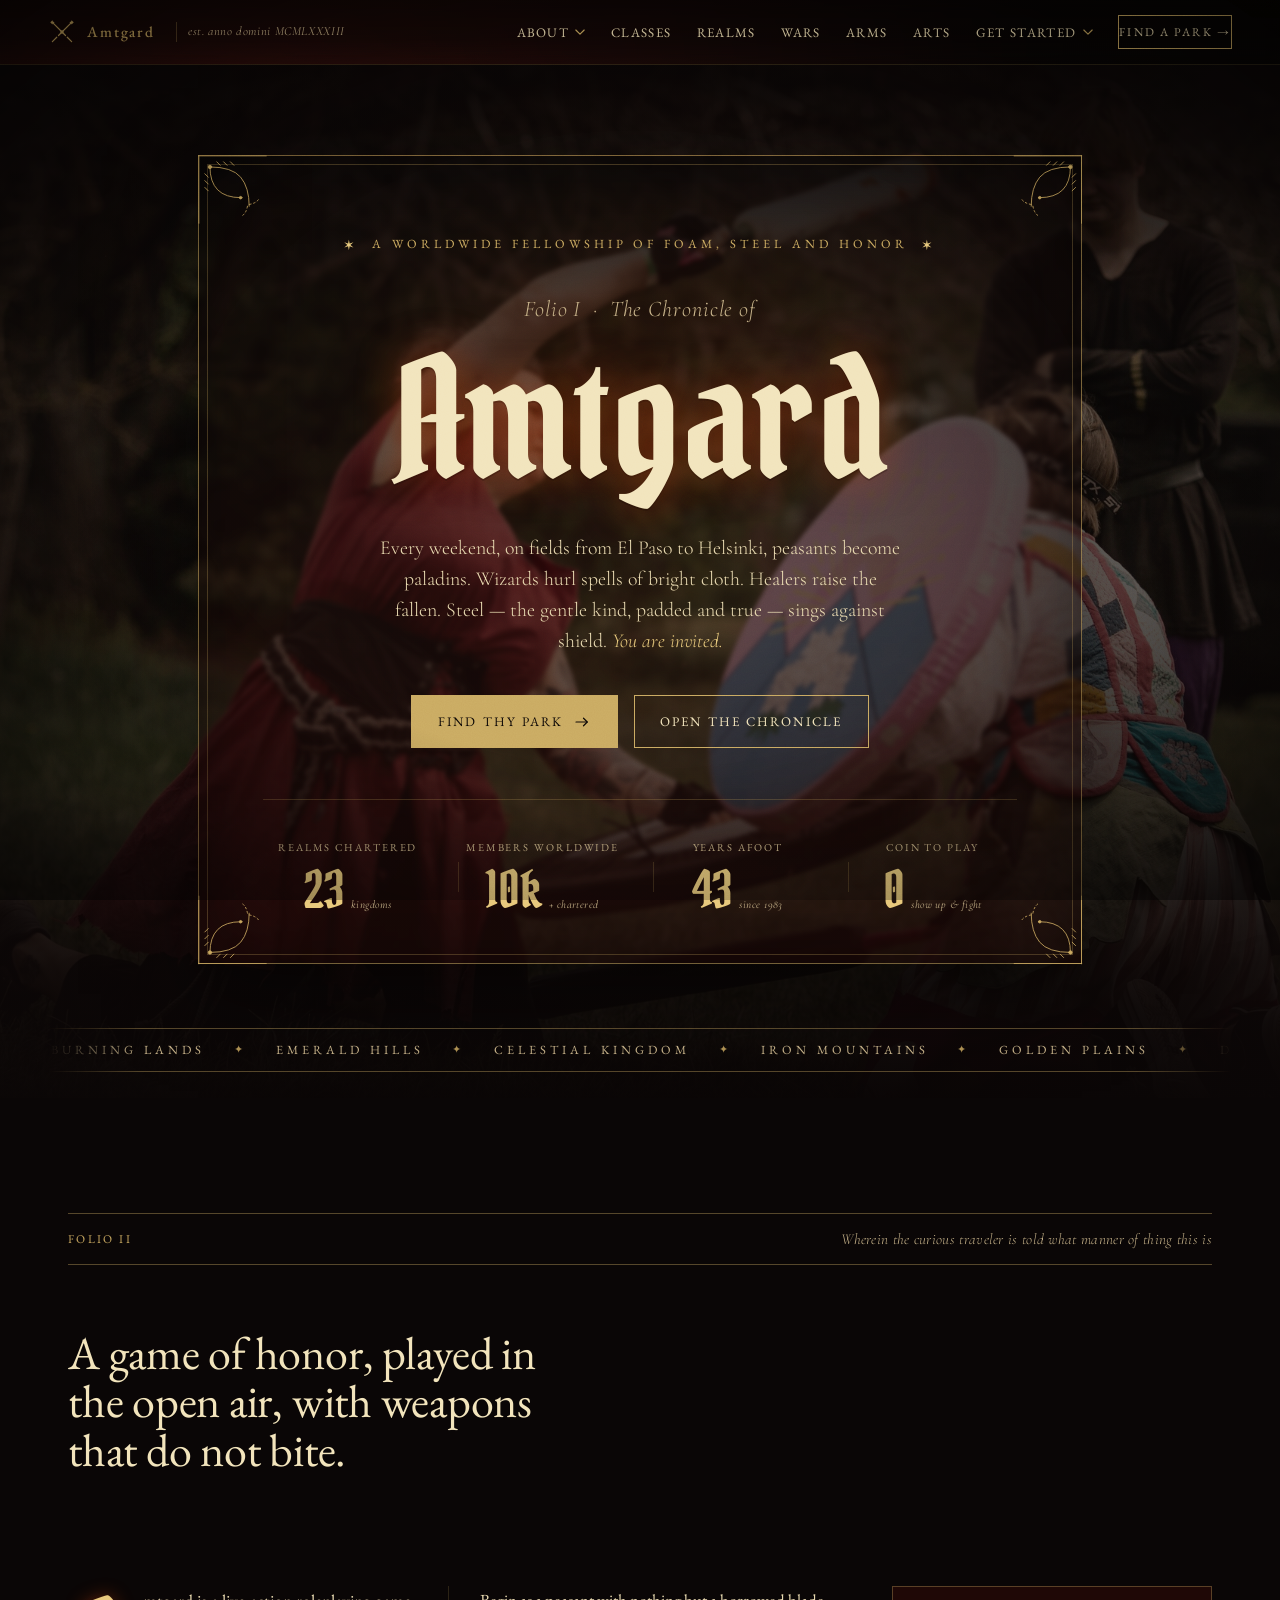
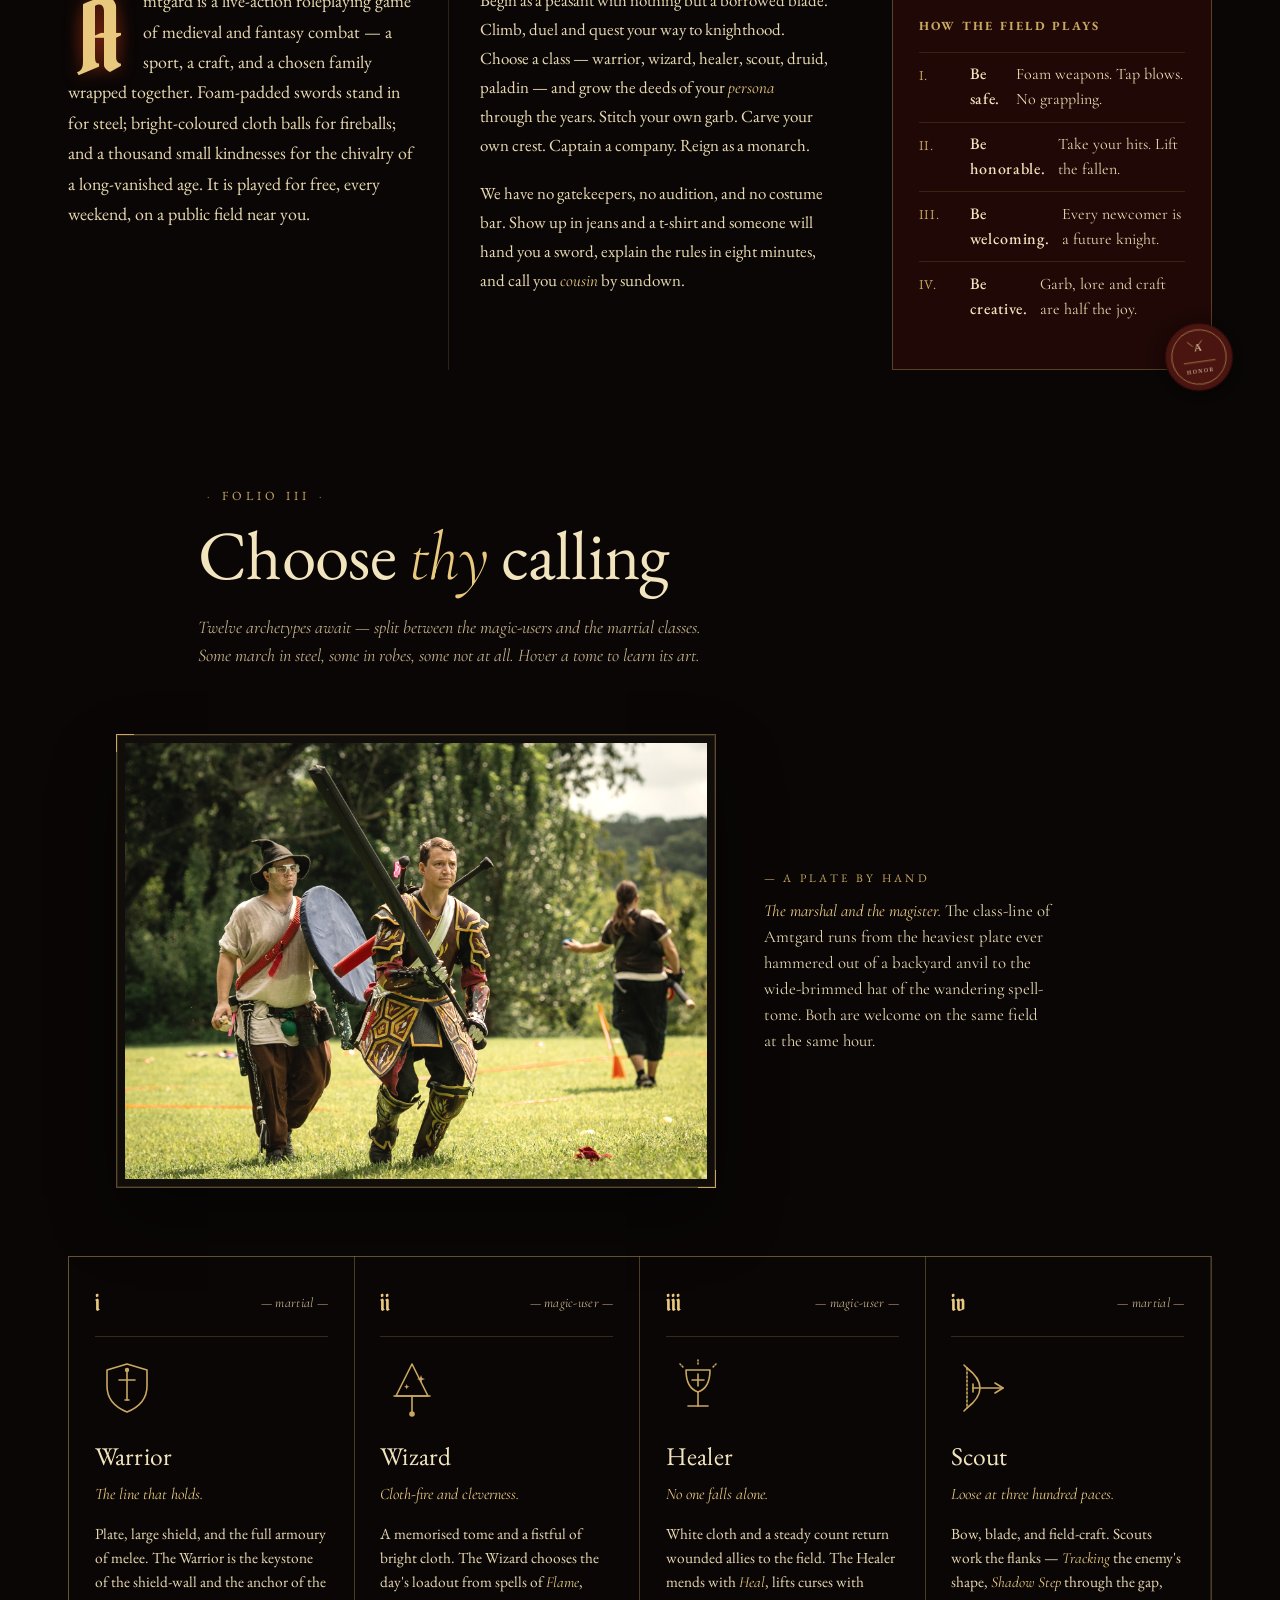
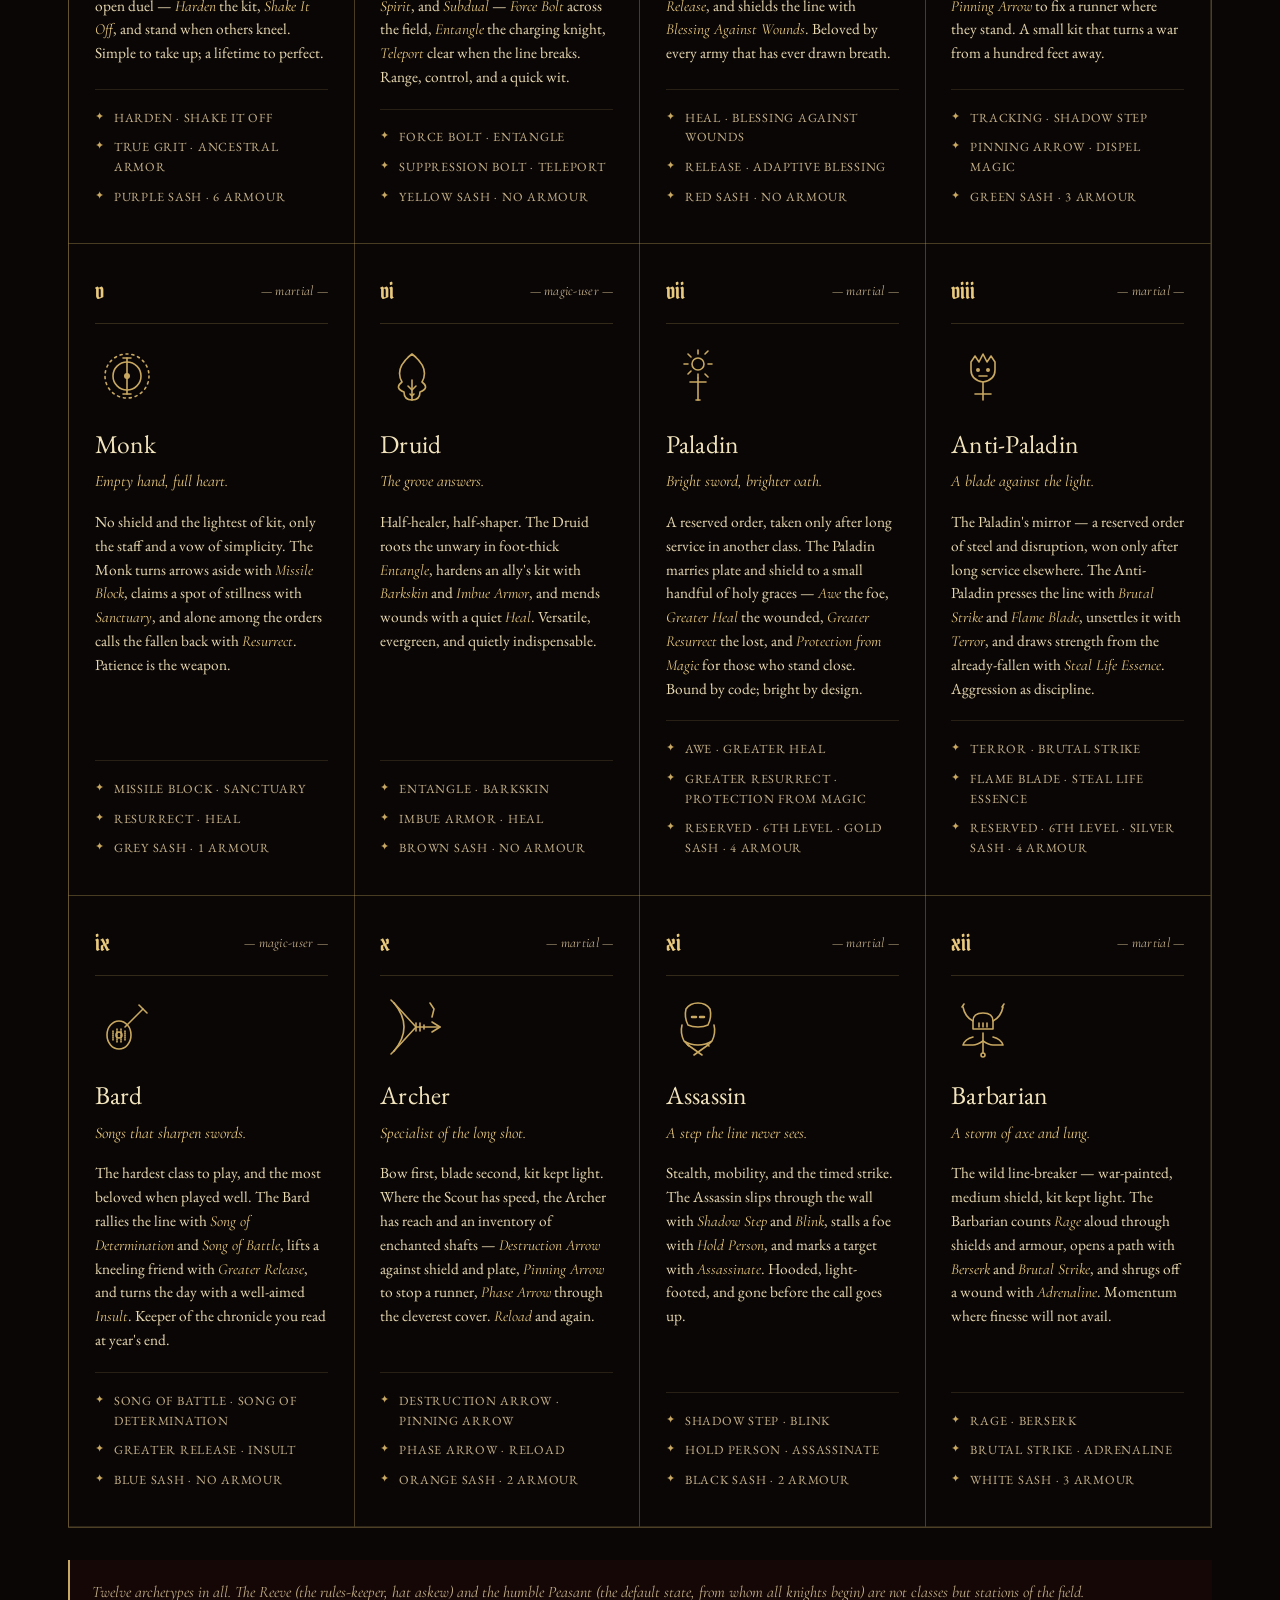
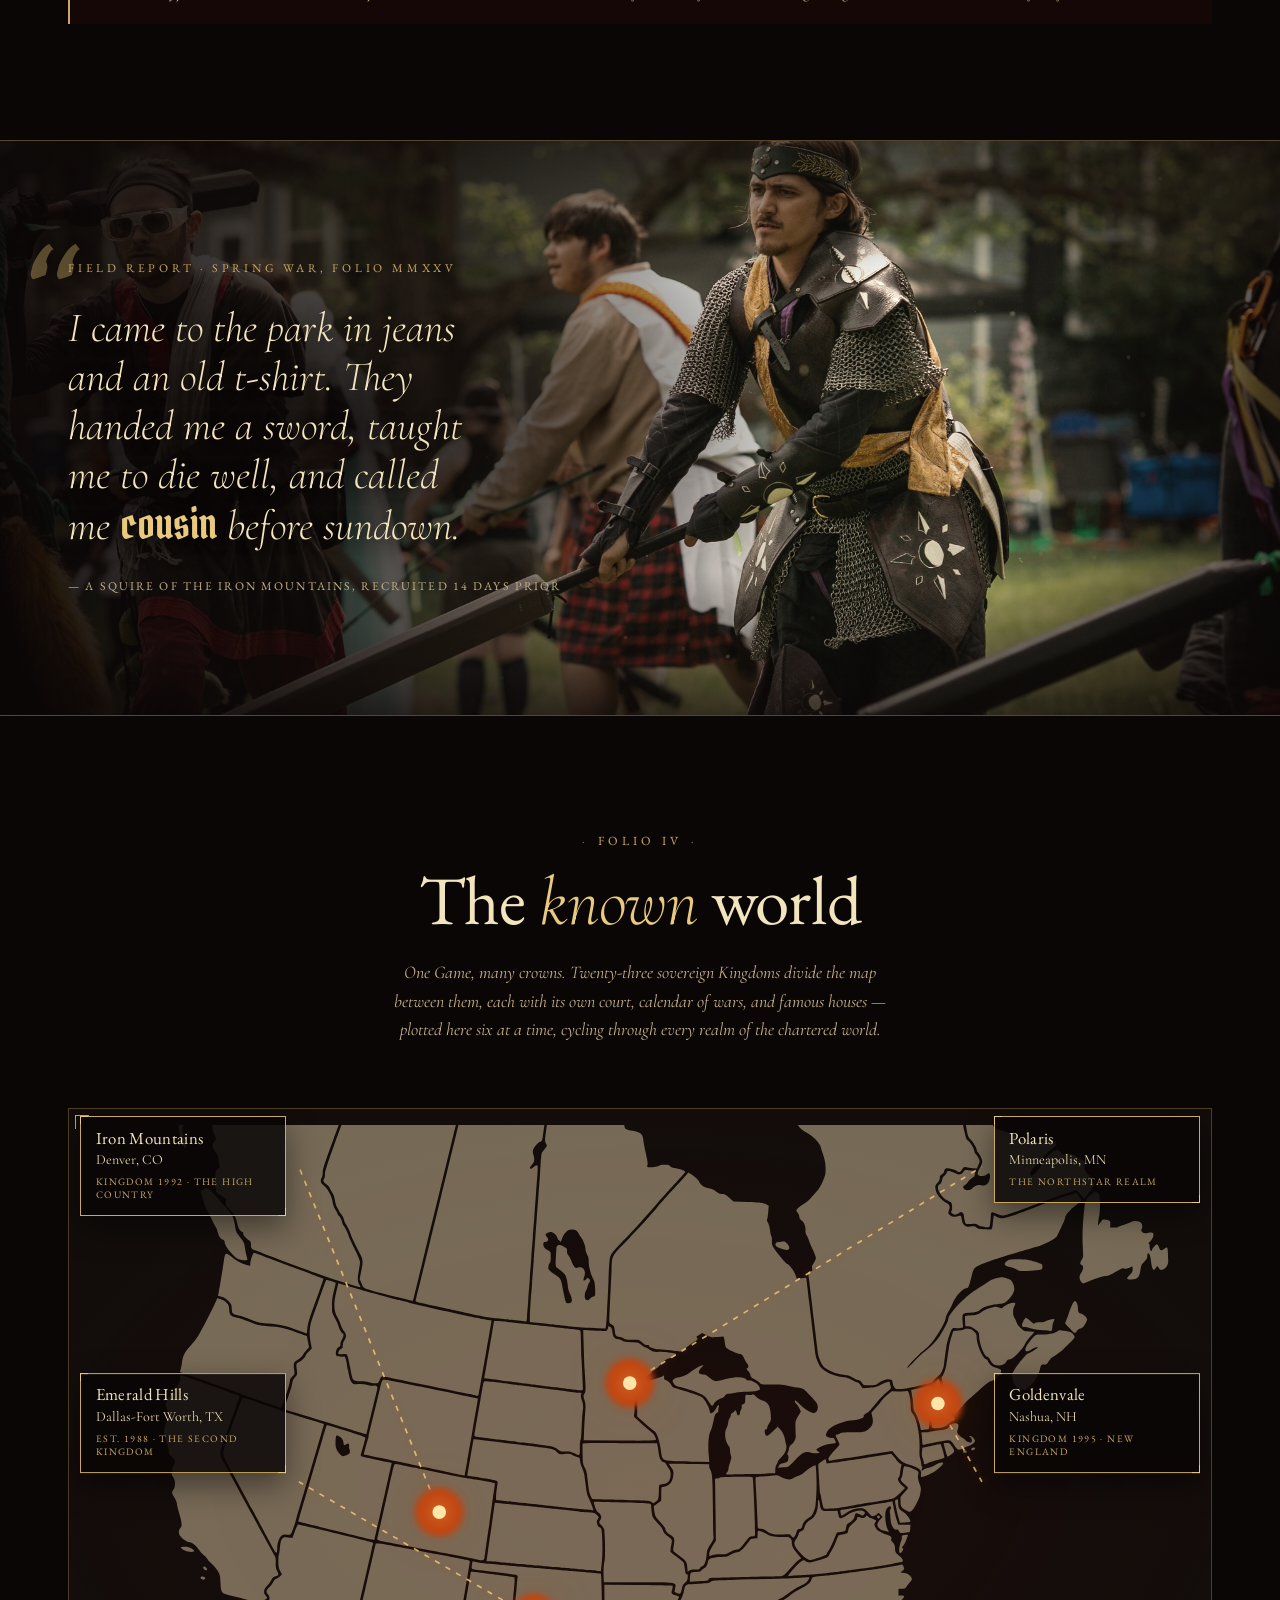
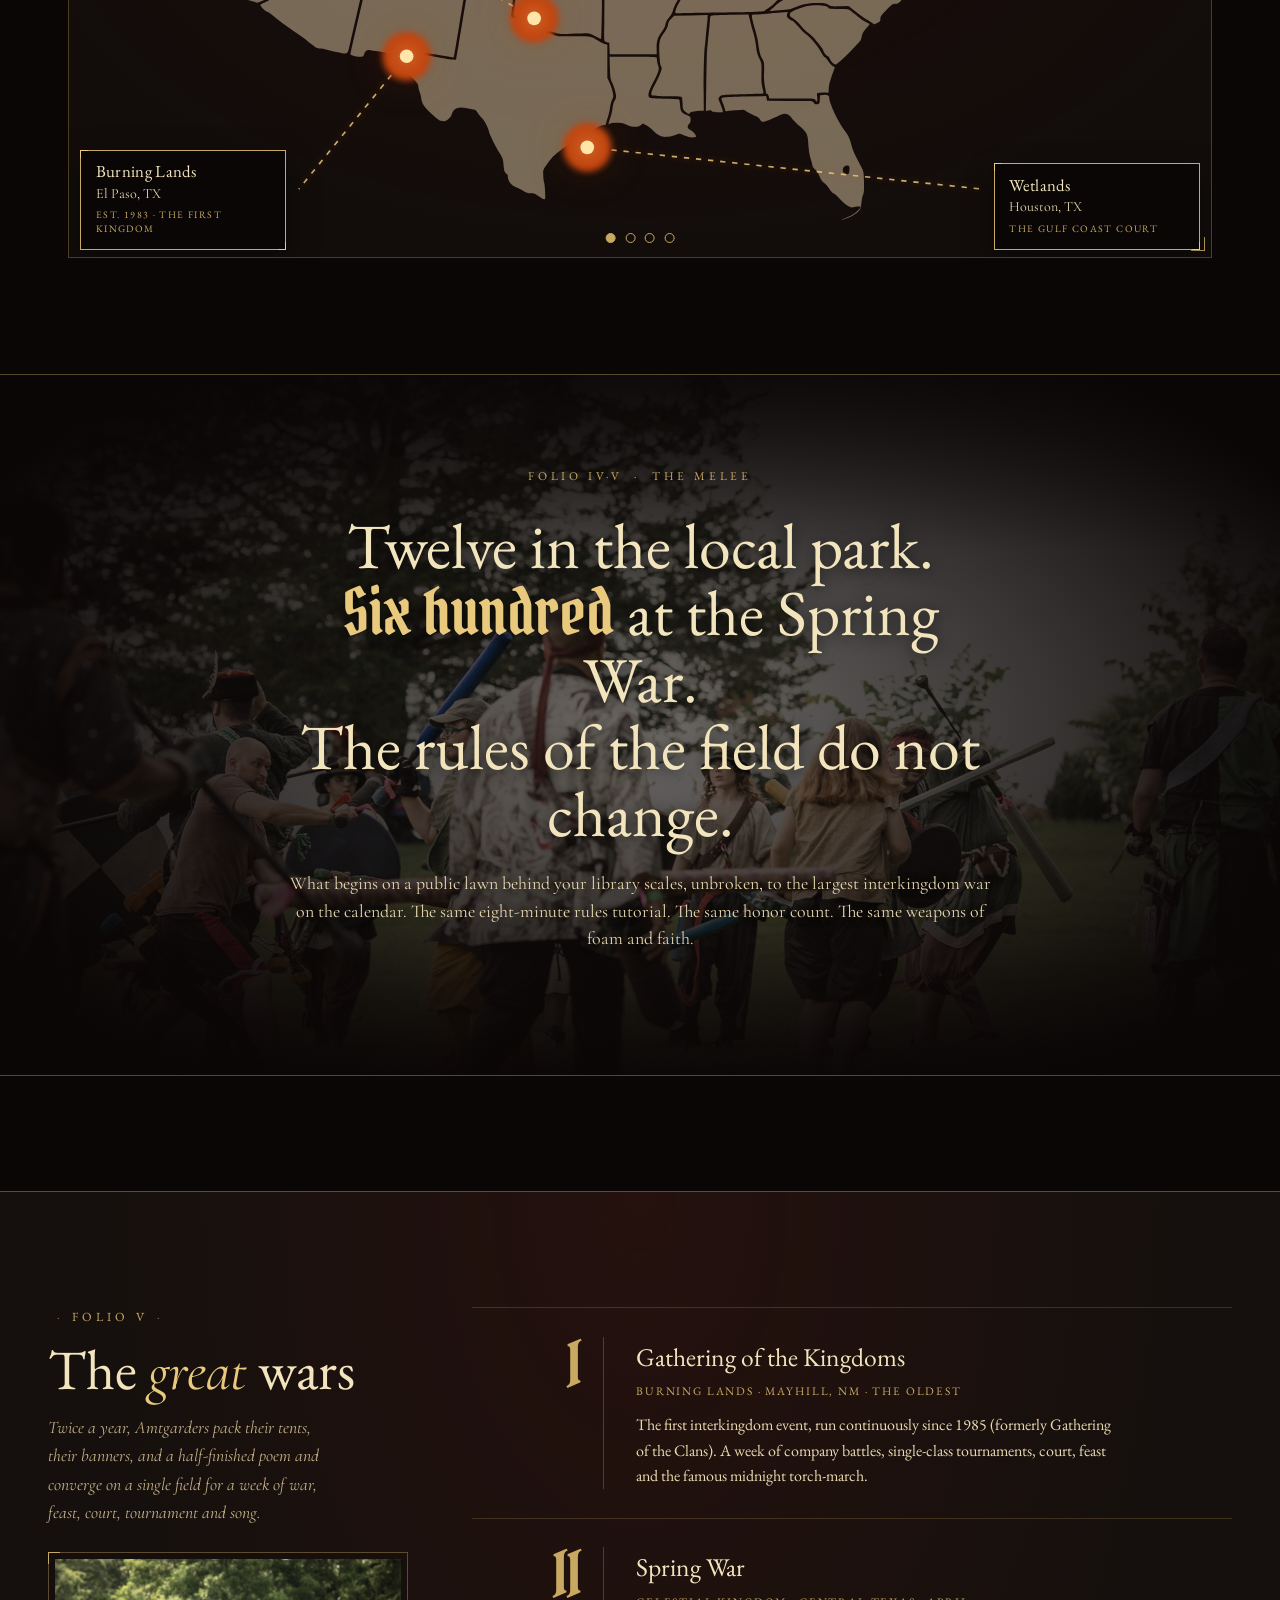
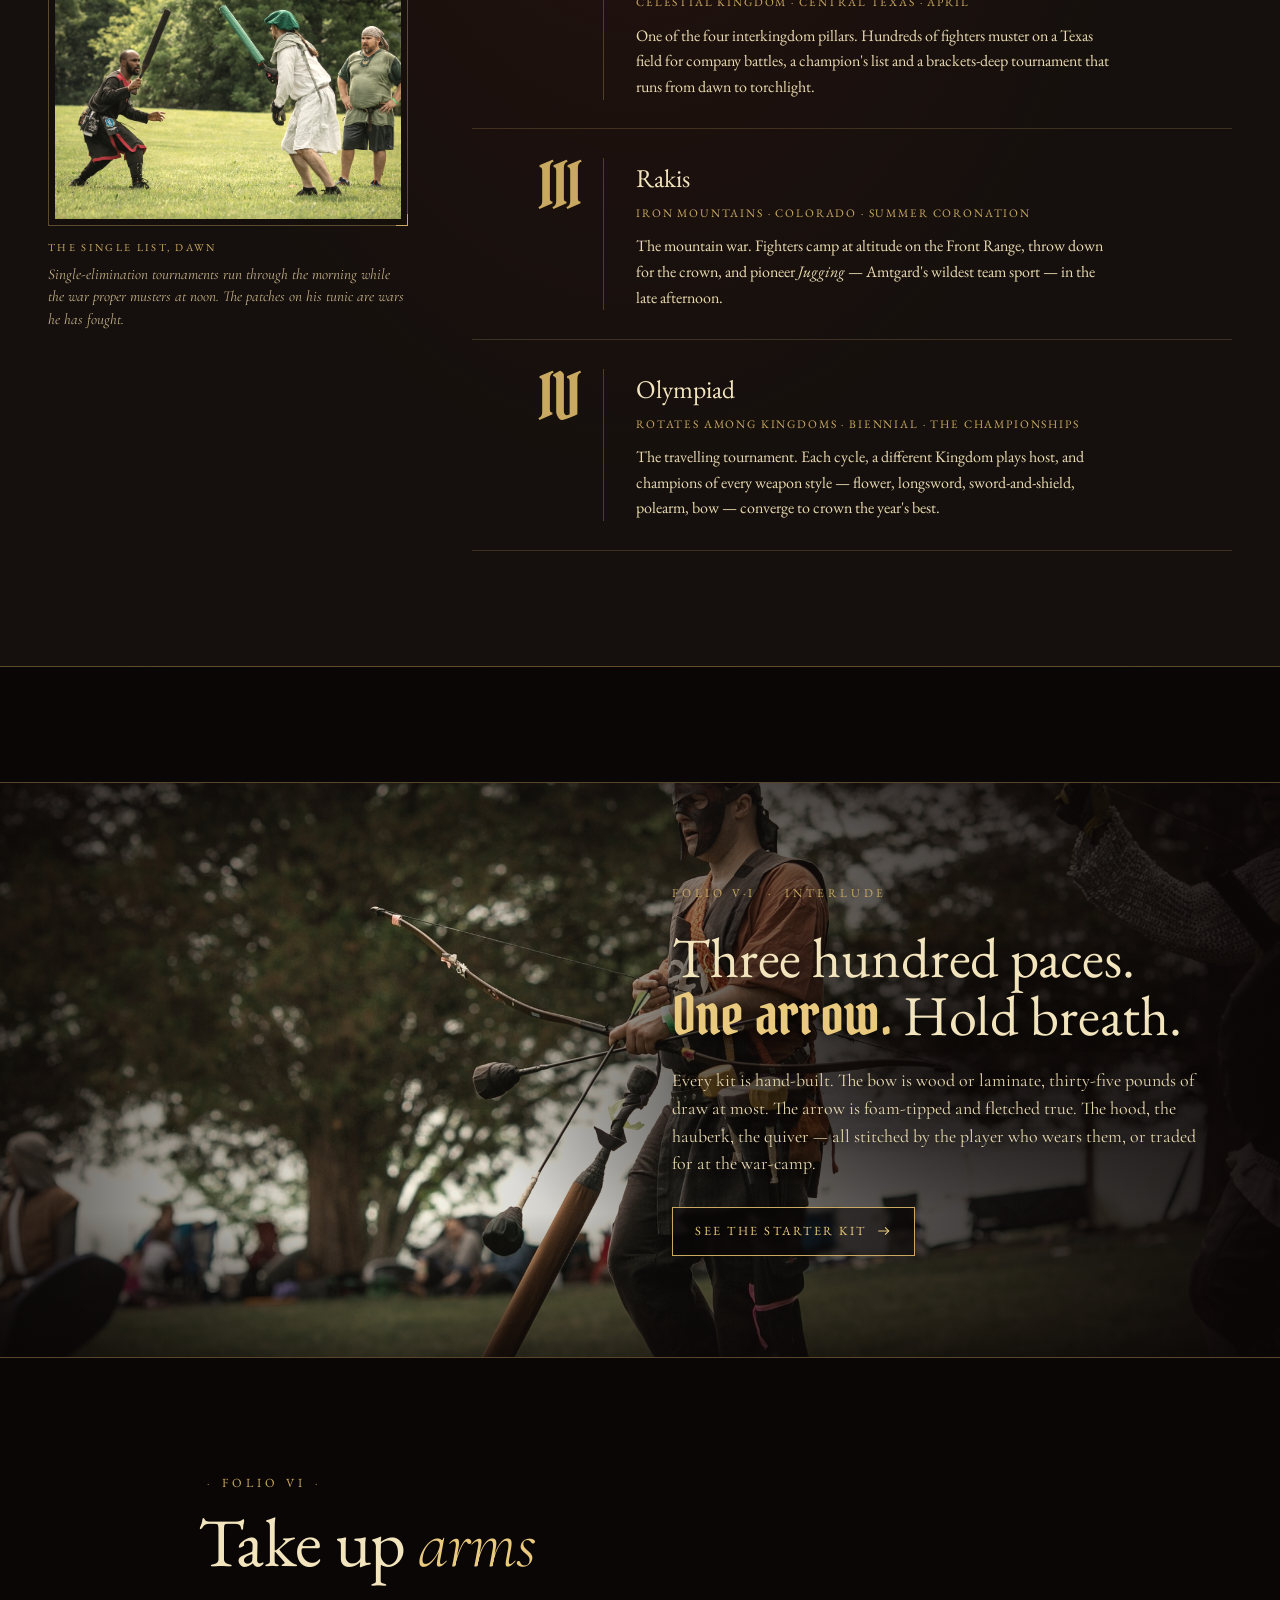
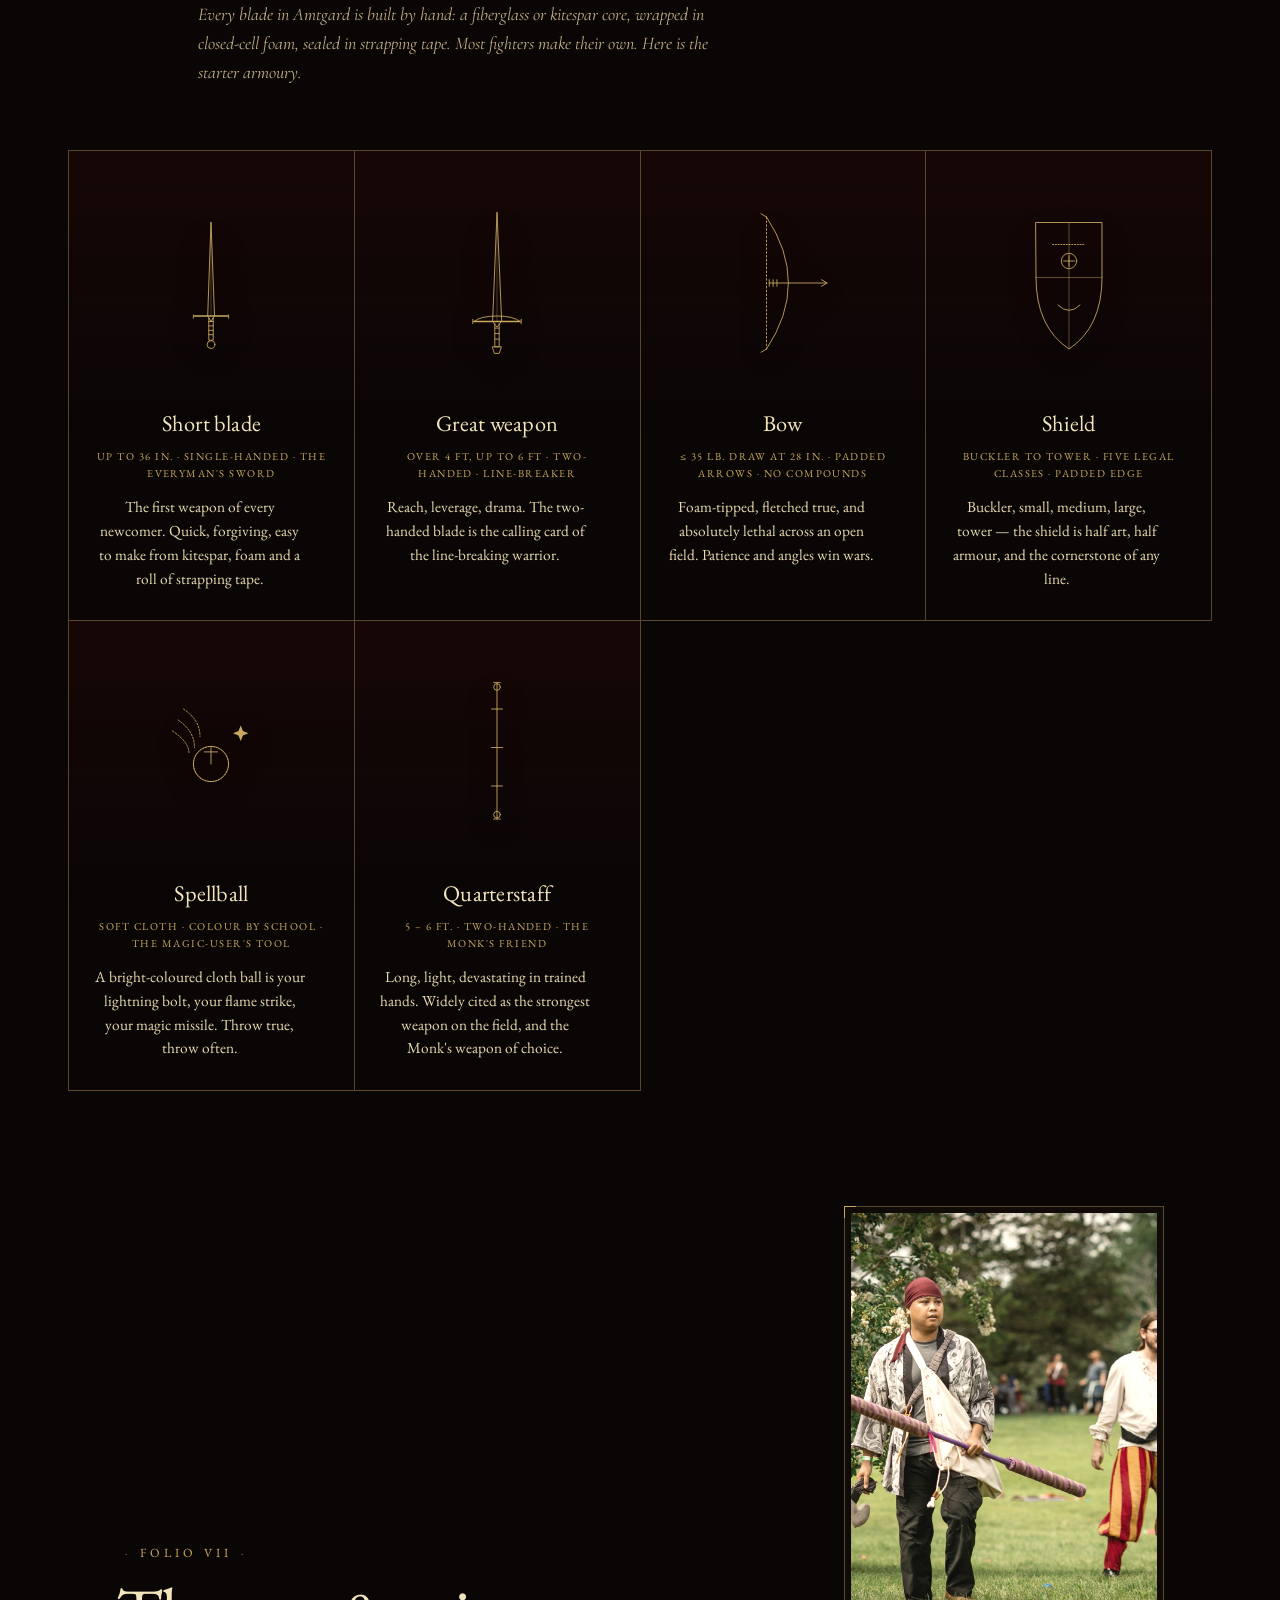
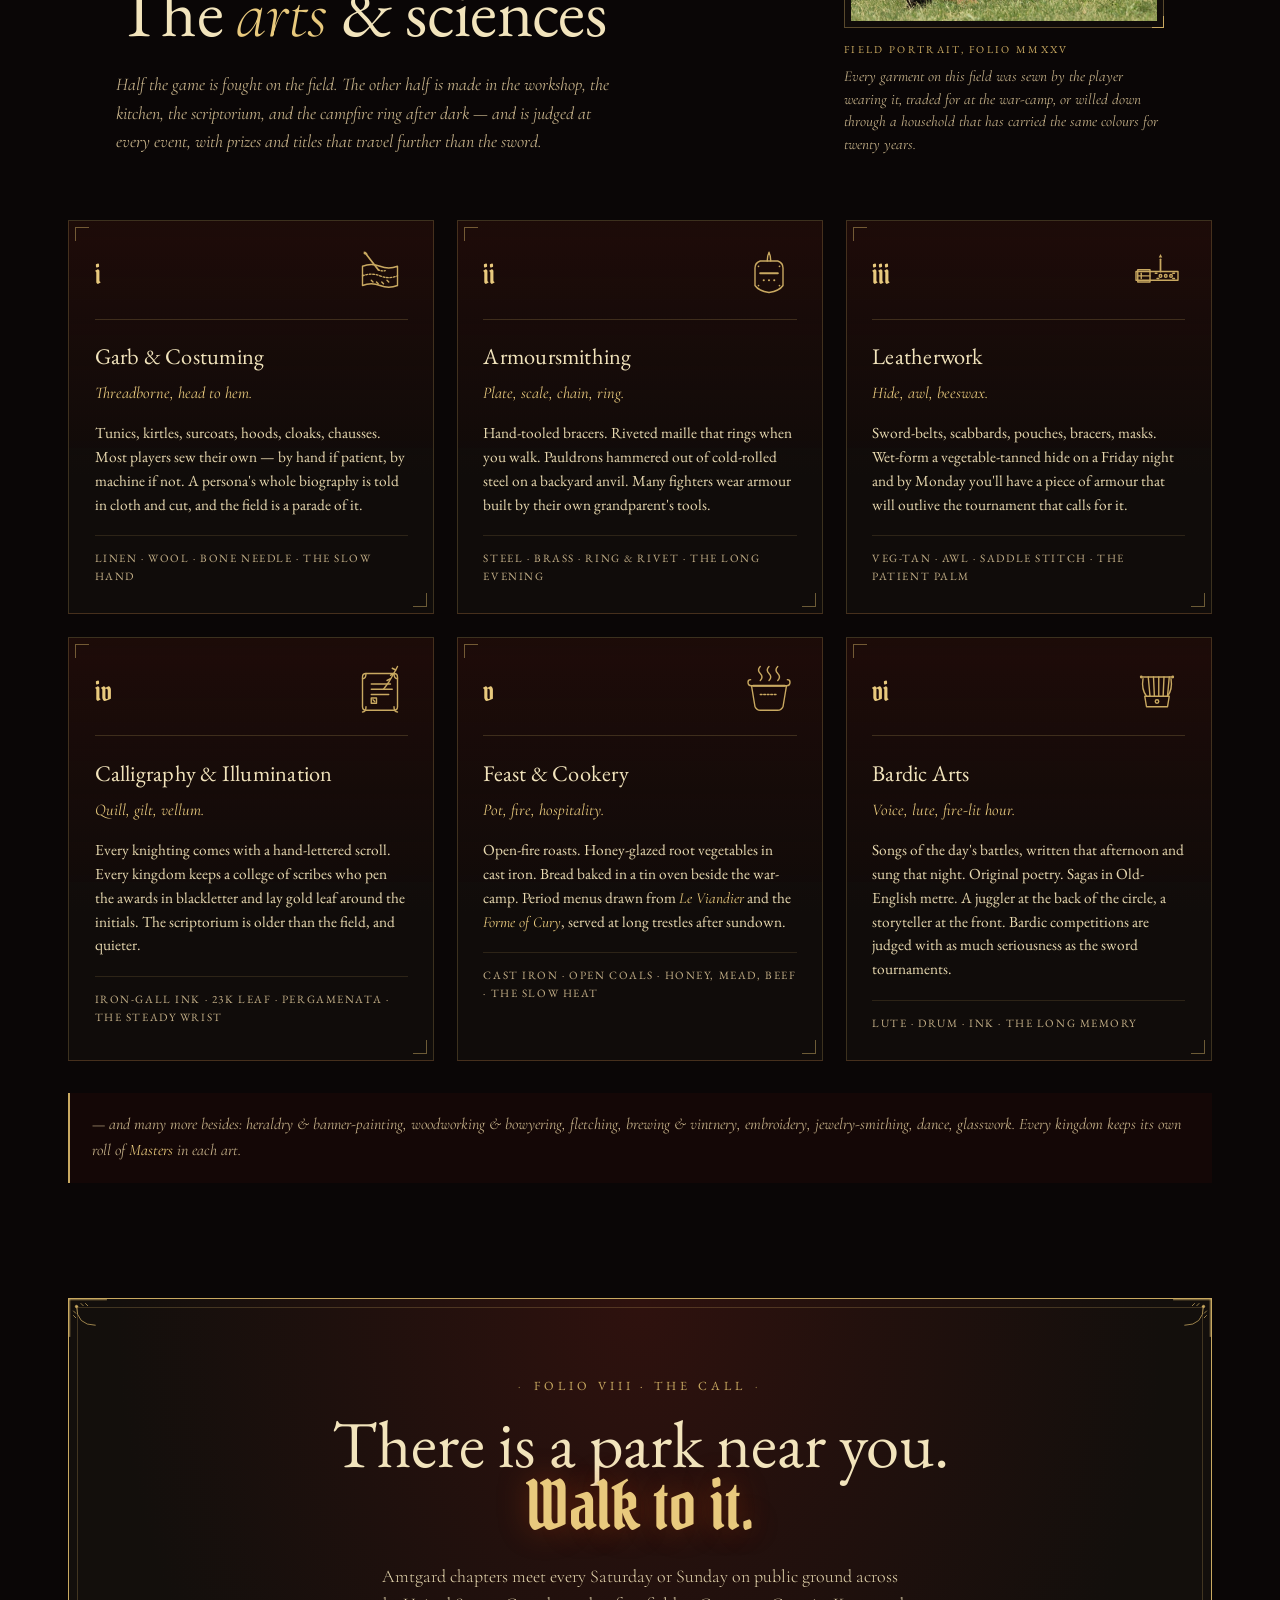
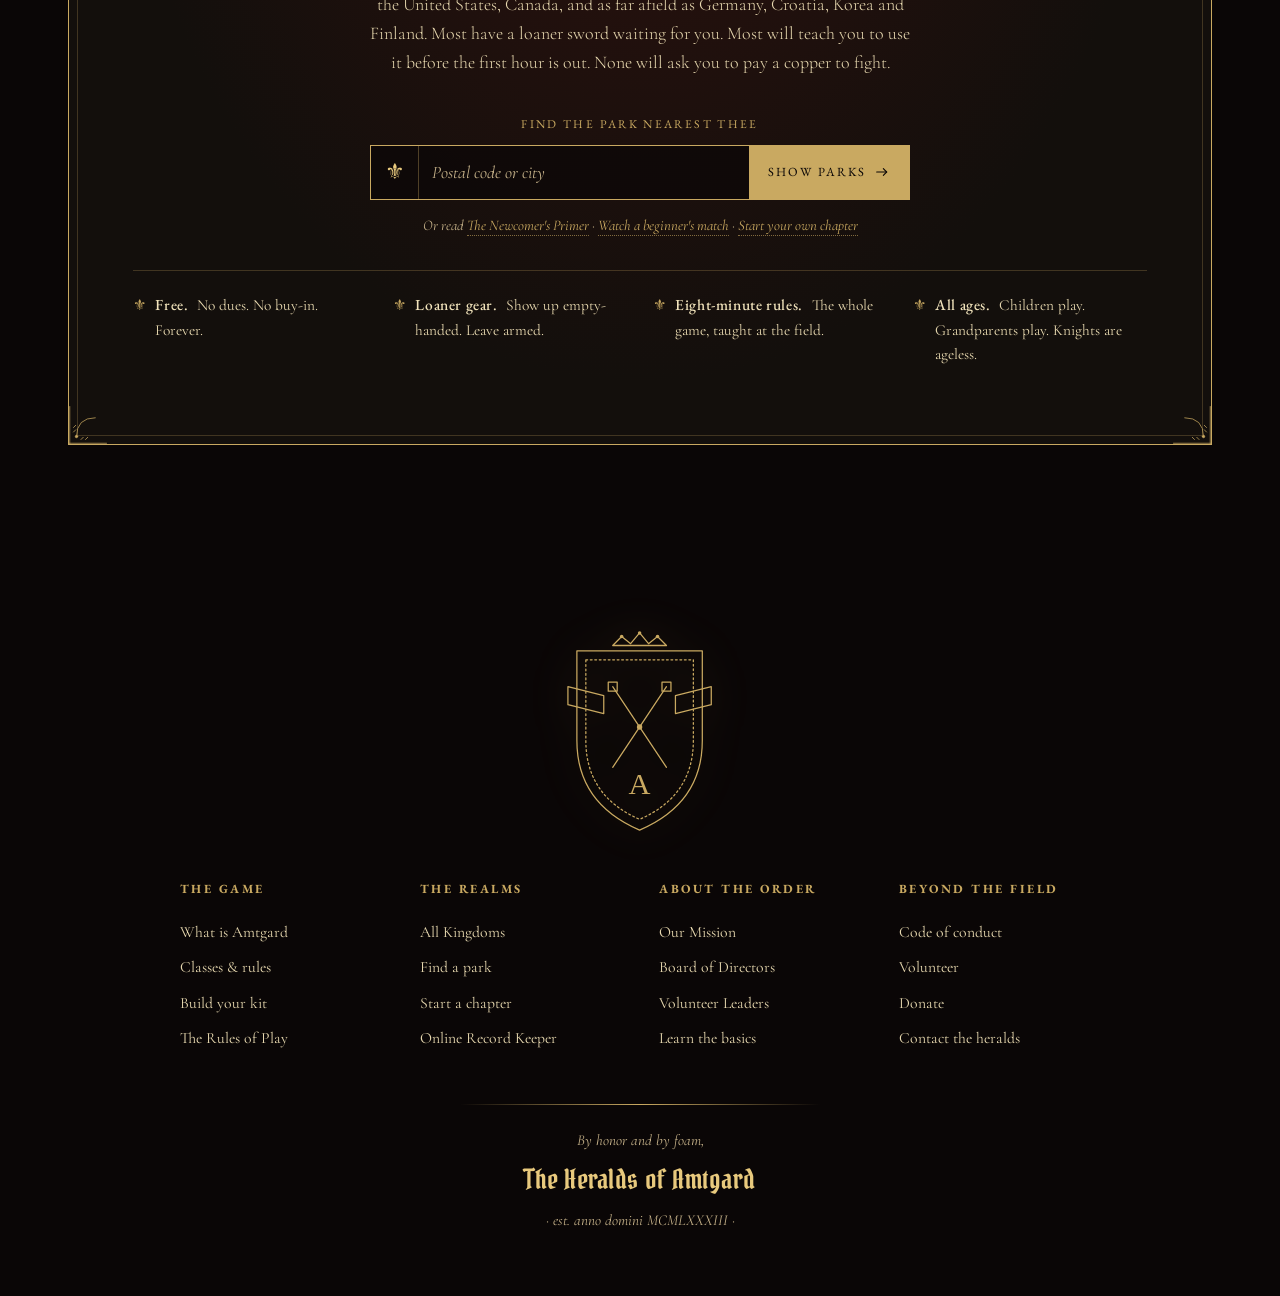
<file: index.html>
<!doctype html>
<html lang="en">
  <head>
    <meta charset="utf-8" />
    <meta name="viewport" content="width=device-width, initial-scale=1" />
    <title>Amtgard — The Chronicle of the Realms</title>
    <meta
      name="description"
      content="Amtgard is a worldwide fellowship of fighters, mages, healers and craftsfolk who gather every weekend to wage foam-and-honor war upon open fields. The chronicle awaits — take up your blade."
    />
    <link rel="preconnect" href="https://fonts.googleapis.com" />
    <link rel="preconnect" href="https://fonts.gstatic.com" crossorigin />
    <link
      href="https://fonts.googleapis.com/css2?family=EB+Garamond:ital,wght@0,400;0,500;0,600;0,700;0,800;1,400;1,500;1,600&family=IM+Fell+English+SC&family=IM+Fell+English:ital@0;1&family=Pirata+One&family=Cormorant+Garamond:ital,wght@0,300;0,500;1,300;1,500&family=JetBrains+Mono:wght@400;500&display=swap"
      rel="stylesheet"
    />
    <link rel="stylesheet" href="styles.css" />
  </head>
  <body>
    <!-- ░░░ GRAIN + VIGNETTE OVERLAYS ░░░ -->
    <div class="grain" aria-hidden="true"></div>
    <div class="vignette" aria-hidden="true"></div>

    <!-- ░░░ TORCH CURSOR ░░░ -->
    <div class="torch" aria-hidden="true"></div>

    <!-- ░░░ TOP RIBBON ░░░ -->
    <header class="ribbon">
      <div class="ribbon__mark">
        <svg viewBox="0 0 32 32" aria-hidden="true">
          <use href="#sigil-cross-swords" />
        </svg>
        <span>Amtgard</span>
        <em>est. anno domini MCMLXXXIII</em>
      </div>
      <nav class="ribbon__nav" aria-label="Primary">
        <div class="ribbon__menu" data-dropdown>
          <button class="ribbon__menu-trigger" type="button" aria-haspopup="true" aria-expanded="false">
            About
            <svg class="ribbon__caret" viewBox="0 0 12 8" aria-hidden="true"><path d="M1 1 L6 6 L11 1" stroke="currentColor" stroke-width="1.4" fill="none" stroke-linecap="round" stroke-linejoin="round"/></svg>
          </button>
          <ul class="ribbon__menu-panel" role="menu">
            <li role="none"><a href="mission.html" role="menuitem">Our Mission</a></li>
            <li role="none"><a href="board.html" role="menuitem">Board of Directors</a></li>
            <li role="none"><a href="volunteers.html" role="menuitem">Volunteer Leaders</a></li>
          </ul>
        </div>
        <a href="#classes">Classes</a>
        <a href="#realms">Realms</a>
        <a href="#wars">Wars</a>
        <a href="#arms">Arms</a>
        <a href="#crafts">Arts</a>
        <div class="ribbon__menu" data-dropdown>
          <button class="ribbon__menu-trigger" type="button" aria-haspopup="true" aria-expanded="false">
            Get Started
            <svg class="ribbon__caret" viewBox="0 0 12 8" aria-hidden="true"><path d="M1 1 L6 6 L11 1" stroke="currentColor" stroke-width="1.4" fill="none" stroke-linecap="round" stroke-linejoin="round"/></svg>
          </button>
          <ul class="ribbon__menu-panel" role="menu">
            <li role="none"><a href="learn.html" role="menuitem">Learn the Basics</a></li>
            <li role="none"><a href="start.html" role="menuitem">Start a Chapter</a></li>
            <li role="none"><a href="https://ork.amtgard.com/orkui/index.php?Route=Atlas" target="_blank" rel="noopener noreferrer" role="menuitem">Find a Chapter <span aria-hidden="true">↗</span></a></li>
          </ul>
        </div>
        <a href="#join" class="ribbon__cta">Find a Park →</a>
      </nav>
    </header>

    <!-- ░░░ HERO ░░░ -->
    <section class="hero" id="top">
      <div class="hero__photo" aria-hidden="true">
        <img src="img/duel.jpg" alt="" />
        <div class="hero__photo-shroud"></div>
      </div>
      <div class="hero__frame">
        <div class="hero__corner hero__corner--tl" aria-hidden="true">
          <svg viewBox="0 0 120 120"><use href="#corner-flourish" /></svg>
        </div>
        <div class="hero__corner hero__corner--tr" aria-hidden="true">
          <svg viewBox="0 0 120 120"><use href="#corner-flourish" /></svg>
        </div>
        <div class="hero__corner hero__corner--bl" aria-hidden="true">
          <svg viewBox="0 0 120 120"><use href="#corner-flourish" /></svg>
        </div>
        <div class="hero__corner hero__corner--br" aria-hidden="true">
          <svg viewBox="0 0 120 120"><use href="#corner-flourish" /></svg>
        </div>

        <p class="hero__eyebrow">
          <span class="hero__star">✶</span>
          A worldwide fellowship of foam, steel and honor
          <span class="hero__star">✶</span>
        </p>

        <h1 class="hero__title">
          <span class="hero__title-line hero__title-line--small">Folio I &nbsp;·&nbsp; The Chronicle of</span>
          <span class="hero__title-line hero__title-line--big">Amtgard</span>
        </h1>

        <p class="hero__lede">
          Every weekend, on fields from El Paso to Helsinki, peasants
          become paladins. Wizards hurl spells of bright cloth. Healers
          raise the fallen. Steel — the gentle kind, padded and true —
          sings against shield. <em>You are invited.</em>
        </p>

        <div class="hero__cta">
          <a href="#join" class="btn btn--primary">
            <span>Find Thy Park</span>
            <svg viewBox="0 0 24 24" aria-hidden="true"><use href="#sigil-arrow" /></svg>
          </a>
          <a href="#chronicle" class="btn btn--ghost">
            <span>Open the Chronicle</span>
          </a>
        </div>

        <dl class="hero__stats">
          <div>
            <dt>Realms chartered</dt>
            <dd><span class="num">23</span><sup>kingdoms</sup></dd>
          </div>
          <div>
            <dt>Members worldwide</dt>
            <dd><span class="num">10k</span><sup>+ chartered</sup></dd>
          </div>
          <div>
            <dt>Years afoot</dt>
            <dd><span class="num">43</span><sup>since 1983</sup></dd>
          </div>
          <div>
            <dt>Coin to play</dt>
            <dd><span class="num">0</span><sup>show up &amp; fight</sup></dd>
          </div>
        </dl>
      </div>

      <!-- marching banners — all 23 kingdoms, cycled forever -->
      <div class="hero__march" aria-hidden="true">
        <div class="hero__march-track">
          <span>Burning Lands</span><i>✦</i>
          <span>Emerald Hills</span><i>✦</i>
          <span>Celestial Kingdom</span><i>✦</i>
          <span>Iron Mountains</span><i>✦</i>
          <span>Golden Plains</span><i>✦</i>
          <span>Dragonspine</span><i>✦</i>
          <span>Wetlands</span><i>✦</i>
          <span>Goldenvale</span><i>✦</i>
          <span>Neverwinter</span><i>✦</i>
          <span>Rising Winds</span><i>✦</i>
          <span>Black Spire</span><i>✦</i>
          <span>Crystal Groves</span><i>✦</i>
          <span>Desert Winds</span><i>✦</i>
          <span>Tal Dagore</span><i>✦</i>
          <span>Northern Lights</span><i>✦</i>
          <span>Northreach</span><i>✦</i>
          <span>Rivermoor</span><i>✦</i>
          <span>Polaris</span><i>✦</i>
          <span>Westmarch</span><i>✦</i>
          <span>Viridian Outlands</span><i>✦</i>
          <span>Winters Edge</span><i>✦</i>
          <span>Nine Blades</span><i>✦</i>
          <span>13 Roads</span><i>✦</i>
          <!-- duplicate set so the loop seams invisibly -->
          <span aria-hidden="true">Burning Lands</span><i aria-hidden="true">✦</i>
          <span aria-hidden="true">Emerald Hills</span><i aria-hidden="true">✦</i>
          <span aria-hidden="true">Celestial Kingdom</span><i aria-hidden="true">✦</i>
          <span aria-hidden="true">Iron Mountains</span><i aria-hidden="true">✦</i>
          <span aria-hidden="true">Golden Plains</span><i aria-hidden="true">✦</i>
          <span aria-hidden="true">Dragonspine</span><i aria-hidden="true">✦</i>
          <span aria-hidden="true">Wetlands</span><i aria-hidden="true">✦</i>
          <span aria-hidden="true">Goldenvale</span><i aria-hidden="true">✦</i>
          <span aria-hidden="true">Neverwinter</span><i aria-hidden="true">✦</i>
          <span aria-hidden="true">Rising Winds</span><i aria-hidden="true">✦</i>
          <span aria-hidden="true">Black Spire</span><i aria-hidden="true">✦</i>
          <span aria-hidden="true">Crystal Groves</span><i aria-hidden="true">✦</i>
          <span aria-hidden="true">Desert Winds</span><i aria-hidden="true">✦</i>
          <span aria-hidden="true">Tal Dagore</span><i aria-hidden="true">✦</i>
          <span aria-hidden="true">Northern Lights</span><i aria-hidden="true">✦</i>
          <span aria-hidden="true">Northreach</span><i aria-hidden="true">✦</i>
          <span aria-hidden="true">Rivermoor</span><i aria-hidden="true">✦</i>
          <span aria-hidden="true">Polaris</span><i aria-hidden="true">✦</i>
          <span aria-hidden="true">Westmarch</span><i aria-hidden="true">✦</i>
          <span aria-hidden="true">Viridian Outlands</span><i aria-hidden="true">✦</i>
          <span aria-hidden="true">Winters Edge</span><i aria-hidden="true">✦</i>
          <span aria-hidden="true">Nine Blades</span><i aria-hidden="true">✦</i>
          <span aria-hidden="true">13 Roads</span><i aria-hidden="true">✦</i>
        </div>
      </div>
    </section>

    <!-- ░░░ CHRONICLE / WHAT IS AMTGARD ░░░ -->
    <section class="chronicle" id="chronicle">
      <div class="chronicle__rule">
        <span>Folio II</span>
        <em>Wherein the curious traveler is told what manner of thing this is</em>
      </div>

      <div class="chronicle__body">
        <h2 class="chronicle__heading">
          A game of honor, played in the open air, with weapons that do not bite.
        </h2>

        <div class="chronicle__columns">
          <p class="chronicle__lead">
            <span class="dropcap">A</span>mtgard is a live-action roleplaying
            game of medieval and fantasy combat — a sport, a craft, and a
            chosen family wrapped together. Foam-padded swords stand in for
            steel; bright-coloured cloth balls for fireballs; and a thousand
            small kindnesses for the chivalry of a long-vanished age. It is
            played for free, every weekend, on a public field near you.
          </p>

          <p>
            Begin as a peasant with nothing but a borrowed blade. Climb,
            duel and quest your way to knighthood. Choose a class — warrior,
            wizard, healer, scout, druid, paladin — and grow the deeds of
            your <em>persona</em> through the years. Stitch your own garb.
            Carve your own crest. Captain a company. Reign as a monarch.
          </p>

          <p>
            We have no gatekeepers, no audition, and no costume bar. Show up
            in jeans and a t-shirt and someone will hand you a sword,
            explain the rules in eight minutes, and call you <em>cousin</em>
            by sundown.
          </p>
        </div>

        <aside class="chronicle__aside">
          <h3>How the field plays</h3>
          <ol>
            <li><b>Be safe.</b> Foam weapons. Tap blows. No grappling.</li>
            <li><b>Be honorable.</b> Take your hits. Lift the fallen.</li>
            <li><b>Be welcoming.</b> Every newcomer is a future knight.</li>
            <li><b>Be creative.</b> Garb, lore and craft are half the joy.</li>
          </ol>
          <div class="chronicle__seal" aria-hidden="true">
            <svg viewBox="0 0 100 100"><use href="#sigil-seal" /></svg>
          </div>
        </aside>
      </div>
    </section>

    <!-- ░░░ CLASSES ░░░ -->
    <section class="classes" id="classes">
      <div class="section__title">
        <p class="section__folio">Folio III</p>
        <h2>Choose <em>thy</em> calling</h2>
        <p class="section__sub">
          Twelve archetypes await — split between the magic-users and
          the martial classes. Some march in steel, some in robes, some
          not at all. Hover a tome to learn its art.
        </p>
      </div>

      <!-- Editorial spread image opening the folio -->
      <figure class="classes__feature">
        <div class="classes__feature-frame">
          <img src="img/heroes.jpg" alt="An armoured Amtgard fighter in custom dragon-scale plate walks the field next to a player in a witch-hat and goggles — a knight and a wizard side by side." />
        </div>
        <figcaption>
          <span class="classes__feature-mark">— a plate by hand</span>
          <p>
            <em>The marshal and the magister.</em> The class-line of
            Amtgard runs from the heaviest plate ever hammered out of a
            backyard anvil to the wide-brimmed hat of the wandering
            spell-tome. Both are welcome on the same field at the same
            hour.
          </p>
        </figcaption>
      </figure>

      <div class="class-grid">
        <!-- WARRIOR -->
        <article class="class-card class-card--has-photo" data-tone="purple" style="--photo-pos: 35% 30%;">
          <div class="class-card__photo" aria-hidden="true">
            <img src="img/class-warrior.jpg" alt="" loading="lazy" />
          </div>
          <div class="class-card__band">
            <span class="class-card__no">i</span>
            <span class="class-card__hp">— martial —</span>
          </div>
          <div class="class-card__sigil">
            <svg viewBox="0 0 64 64"><use href="#class-warrior" /></svg>
          </div>
          <h3>Warrior</h3>
          <p class="class-card__tag">The line that holds.</p>
          <p class="class-card__body">
            Plate, large shield, and the full armoury of melee. The
            Warrior is the keystone of the shield-wall and the
            anchor of the open duel — <em>Harden</em> the kit,
            <em>Shake It Off</em>, and stand when others kneel.
            Simple to take up; a lifetime to perfect.
          </p>
          <ul class="class-card__abilities">
            <li>Harden · Shake It Off</li>
            <li>True Grit · Ancestral Armor</li>
            <li>Purple sash · 6 armour</li>
          </ul>
        </article>

        <!-- WIZARD -->
        <article class="class-card" data-tone="yellow">
          <div class="class-card__band">
            <span class="class-card__no">ii</span>
            <span class="class-card__hp">— magic-user —</span>
          </div>
          <div class="class-card__sigil">
            <svg viewBox="0 0 64 64"><use href="#class-wizard" /></svg>
          </div>
          <h3>Wizard</h3>
          <p class="class-card__tag">Cloth-fire and cleverness.</p>
          <p class="class-card__body">
            A memorised tome and a fistful of bright cloth. The
            Wizard chooses the day's loadout from spells of
            <em>Flame</em>, <em>Spirit</em>, and <em>Subdual</em> —
            <em>Force Bolt</em> across the field, <em>Entangle</em>
            the charging knight, <em>Teleport</em> clear when the
            line breaks. Range, control, and a quick wit.
          </p>
          <ul class="class-card__abilities">
            <li>Force Bolt · Entangle</li>
            <li>Suppression Bolt · Teleport</li>
            <li>Yellow sash · no armour</li>
          </ul>
        </article>

        <!-- HEALER -->
        <article class="class-card" data-tone="red">
          <div class="class-card__band">
            <span class="class-card__no">iii</span>
            <span class="class-card__hp">— magic-user —</span>
          </div>
          <div class="class-card__sigil">
            <svg viewBox="0 0 64 64"><use href="#class-healer" /></svg>
          </div>
          <h3>Healer</h3>
          <p class="class-card__tag">No one falls alone.</p>
          <p class="class-card__body">
            White cloth and a steady count return wounded allies to
            the field. The Healer mends with <em>Heal</em>, lifts
            curses with <em>Release</em>, and shields the line with
            <em>Blessing Against Wounds</em>. Beloved by every army
            that has ever drawn breath.
          </p>
          <ul class="class-card__abilities">
            <li>Heal · Blessing Against Wounds</li>
            <li>Release · Adaptive Blessing</li>
            <li>Red sash · no armour</li>
          </ul>
        </article>

        <!-- SCOUT -->
        <article class="class-card class-card--has-photo" data-tone="green" style="--photo-pos: 60% 25%;">
          <div class="class-card__photo" aria-hidden="true">
            <img src="img/class-scout.jpg" alt="" loading="lazy" />
          </div>
          <div class="class-card__band">
            <span class="class-card__no">iv</span>
            <span class="class-card__hp">— martial —</span>
          </div>
          <div class="class-card__sigil">
            <svg viewBox="0 0 64 64"><use href="#class-scout" /></svg>
          </div>
          <h3>Scout</h3>
          <p class="class-card__tag">Loose at three hundred paces.</p>
          <p class="class-card__body">
            Bow, blade, and field-craft. Scouts work the flanks —
            <em>Tracking</em> the enemy's shape, <em>Shadow Step</em>
            through the gap, <em>Pinning Arrow</em> to fix a runner
            where they stand. A small kit that turns a war from a
            hundred feet away.
          </p>
          <ul class="class-card__abilities">
            <li>Tracking · Shadow Step</li>
            <li>Pinning Arrow · Dispel Magic</li>
            <li>Green sash · 3 armour</li>
          </ul>
        </article>

        <!-- MONK -->
        <article class="class-card class-card--has-photo" data-tone="grey" style="--photo-pos: 35% 25%;">
          <div class="class-card__photo" aria-hidden="true">
            <img src="img/class-monk.jpg" alt="" loading="lazy" />
          </div>
          <div class="class-card__band">
            <span class="class-card__no">v</span>
            <span class="class-card__hp">— martial —</span>
          </div>
          <div class="class-card__sigil">
            <svg viewBox="0 0 64 64"><use href="#class-monk" /></svg>
          </div>
          <h3>Monk</h3>
          <p class="class-card__tag">Empty hand, full heart.</p>
          <p class="class-card__body">
            No shield and the lightest of kit, only the staff and a
            vow of simplicity. The Monk turns arrows aside with
            <em>Missile Block</em>, claims a spot of stillness with
            <em>Sanctuary</em>, and alone among the orders calls the
            fallen back with <em>Resurrect</em>. Patience is the
            weapon.
          </p>
          <ul class="class-card__abilities">
            <li>Missile Block · Sanctuary</li>
            <li>Resurrect · Heal</li>
            <li>Grey sash · 1 armour</li>
          </ul>
        </article>

        <!-- DRUID -->
        <article class="class-card" data-tone="brown">
          <div class="class-card__band">
            <span class="class-card__no">vi</span>
            <span class="class-card__hp">— magic-user —</span>
          </div>
          <div class="class-card__sigil">
            <svg viewBox="0 0 64 64"><use href="#class-druid" /></svg>
          </div>
          <h3>Druid</h3>
          <p class="class-card__tag">The grove answers.</p>
          <p class="class-card__body">
            Half-healer, half-shaper. The Druid roots the unwary in
            foot-thick <em>Entangle</em>, hardens an ally's kit
            with <em>Barkskin</em> and <em>Imbue Armor</em>, and
            mends wounds with a quiet <em>Heal</em>. Versatile,
            evergreen, and quietly indispensable.
          </p>
          <ul class="class-card__abilities">
            <li>Entangle · Barkskin</li>
            <li>Imbue Armor · Heal</li>
            <li>Brown sash · no armour</li>
          </ul>
        </article>

        <!-- PALADIN -->
        <article class="class-card" data-tone="gold">
          <div class="class-card__band">
            <span class="class-card__no">vii</span>
            <span class="class-card__hp">— martial —</span>
          </div>
          <div class="class-card__sigil">
            <svg viewBox="0 0 64 64"><use href="#class-paladin" /></svg>
          </div>
          <h3>Paladin</h3>
          <p class="class-card__tag">Bright sword, brighter oath.</p>
          <p class="class-card__body">
            A reserved order, taken only after long service in
            another class. The Paladin marries plate and shield to a
            small handful of holy graces — <em>Awe</em> the foe,
            <em>Greater Heal</em> the wounded, <em>Greater
            Resurrect</em> the lost, and <em>Protection from
            Magic</em> for those who stand close. Bound by code;
            bright by design.
          </p>
          <ul class="class-card__abilities">
            <li>Awe · Greater Heal</li>
            <li>Greater Resurrect · Protection from Magic</li>
            <li>Reserved · 6th level · gold sash · 4 armour</li>
          </ul>
        </article>

        <!-- ANTI-PALADIN -->
        <article class="class-card" data-tone="silver">
          <div class="class-card__band">
            <span class="class-card__no">viii</span>
            <span class="class-card__hp">— martial —</span>
          </div>
          <div class="class-card__sigil">
            <svg viewBox="0 0 64 64"><use href="#class-anti" /></svg>
          </div>
          <h3>Anti-Paladin</h3>
          <p class="class-card__tag">A blade against the light.</p>
          <p class="class-card__body">
            The Paladin's mirror — a reserved order of steel and
            disruption, won only after long service elsewhere. The
            Anti-Paladin presses the line with <em>Brutal
            Strike</em> and <em>Flame Blade</em>, unsettles it with
            <em>Terror</em>, and draws strength from the
            already-fallen with <em>Steal Life Essence</em>.
            Aggression as discipline.
          </p>
          <ul class="class-card__abilities">
            <li>Terror · Brutal Strike</li>
            <li>Flame Blade · Steal Life Essence</li>
            <li>Reserved · 6th level · silver sash · 4 armour</li>
          </ul>
        </article>

        <!-- BARD -->
        <article class="class-card class-card--has-photo" data-tone="blue" style="--photo-pos: 22% 22%;">
          <div class="class-card__photo" aria-hidden="true">
            <img src="img/class-bard.jpg" alt="" loading="lazy" />
          </div>
          <div class="class-card__band">
            <span class="class-card__no">ix</span>
            <span class="class-card__hp">— magic-user —</span>
          </div>
          <div class="class-card__sigil">
            <svg viewBox="0 0 64 64"><use href="#class-bard" /></svg>
          </div>
          <h3>Bard</h3>
          <p class="class-card__tag">Songs that sharpen swords.</p>
          <p class="class-card__body">
            The hardest class to play, and the most beloved when
            played well. The Bard rallies the line with
            <em>Song of Determination</em> and <em>Song of
            Battle</em>, lifts a kneeling friend with
            <em>Greater Release</em>, and turns the day with a
            well-aimed <em>Insult</em>. Keeper of the chronicle you
            read at year's end.
          </p>
          <ul class="class-card__abilities">
            <li>Song of Battle · Song of Determination</li>
            <li>Greater Release · Insult</li>
            <li>Blue sash · no armour</li>
          </ul>
        </article>

        <!-- ARCHER (with hover-reveal photo) -->
        <article class="class-card class-card--has-photo" data-tone="orange">
          <div class="class-card__photo" aria-hidden="true">
            <img src="img/class-archer.jpg" alt="" loading="lazy" />
          </div>
          <div class="class-card__band">
            <span class="class-card__no">x</span>
            <span class="class-card__hp">— martial —</span>
          </div>
          <div class="class-card__sigil">
            <svg viewBox="0 0 64 64"><use href="#class-archer" /></svg>
          </div>
          <h3>Archer</h3>
          <p class="class-card__tag">Specialist of the long shot.</p>
          <p class="class-card__body">
            Bow first, blade second, kit kept light. Where the Scout
            has speed, the Archer has reach and an inventory of
            enchanted shafts — <em>Destruction Arrow</em> against
            shield and plate, <em>Pinning Arrow</em> to stop a
            runner, <em>Phase Arrow</em> through the cleverest
            cover. <em>Reload</em> and again.
          </p>
          <ul class="class-card__abilities">
            <li>Destruction Arrow · Pinning Arrow</li>
            <li>Phase Arrow · Reload</li>
            <li>Orange sash · 2 armour</li>
          </ul>
        </article>

        <!-- ASSASSIN -->
        <article class="class-card" data-tone="black">
          <div class="class-card__band">
            <span class="class-card__no">xi</span>
            <span class="class-card__hp">— martial —</span>
          </div>
          <div class="class-card__sigil">
            <svg viewBox="0 0 64 64"><use href="#class-assassin" /></svg>
          </div>
          <h3>Assassin</h3>
          <p class="class-card__tag">A step the line never sees.</p>
          <p class="class-card__body">
            Stealth, mobility, and the timed strike. The Assassin
            slips through the wall with <em>Shadow Step</em> and
            <em>Blink</em>, stalls a foe with <em>Hold Person</em>,
            and marks a target with <em>Assassinate</em>. Hooded,
            light-footed, and gone before the call goes up.
          </p>
          <ul class="class-card__abilities">
            <li>Shadow Step · Blink</li>
            <li>Hold Person · Assassinate</li>
            <li>Black sash · 2 armour</li>
          </ul>
        </article>

        <!-- BARBARIAN -->
        <article class="class-card class-card--has-photo" data-tone="white" style="--photo-pos: 48% 30%;">
          <div class="class-card__photo" aria-hidden="true">
            <img src="img/class-barbarian.jpg" alt="" loading="lazy" />
          </div>
          <div class="class-card__band">
            <span class="class-card__no">xii</span>
            <span class="class-card__hp">— martial —</span>
          </div>
          <div class="class-card__sigil">
            <svg viewBox="0 0 64 64"><use href="#class-barbarian" /></svg>
          </div>
          <h3>Barbarian</h3>
          <p class="class-card__tag">A storm of axe and lung.</p>
          <p class="class-card__body">
            The wild line-breaker — war-painted, medium shield, kit
            kept light. The Barbarian counts <em>Rage</em> aloud
            through shields and armour, opens a path with
            <em>Berserk</em> and <em>Brutal Strike</em>, and shrugs
            off a wound with <em>Adrenaline</em>. Momentum where
            finesse will not avail.
          </p>
          <ul class="class-card__abilities">
            <li>Rage · Berserk</li>
            <li>Brutal Strike · Adrenaline</li>
            <li>White sash · 3 armour</li>
          </ul>
        </article>
      </div>

      <p class="classes__footnote">
        Twelve archetypes in all. The Reeve (the rules-keeper, hat
        askew) and the humble Peasant (the default state, from whom
        all knights begin) are not classes but stations of the field.
      </p>
    </section>

    <!-- ░░░ PHOTO BAND I — ON HONOR ░░░ -->
    <section class="band band--line" aria-labelledby="band-line-heading">
      <div class="band__photo">
        <img src="img/line.jpg" alt="Two armoured Amtgard fighters in chainmail and quilted gambesons step forward with polearms drawn, surrounded by their company on the field." />
      </div>
      <div class="band__inner">
        <p class="band__eyebrow">Field Report · Spring War, Folio MMXXV</p>
        <blockquote class="band__quote" id="band-line-heading">
          <span class="band__mark" aria-hidden="true">“</span>
          I came to the park in jeans and an old t-shirt. They handed me
          a sword, taught me to die well, and called me <em>cousin</em>
          before sundown.
        </blockquote>
        <p class="band__attrib">— a squire of the Iron Mountains, recruited 14 days prior</p>
      </div>
    </section>

    <!-- ░░░ REALMS — MAPPED ░░░ -->
    <section class="realms-map" id="realms" aria-labelledby="realms-map-heading">
      <div class="section__title section__title--center">
        <p class="section__folio">Folio IV</p>
        <h2 id="realms-map-heading">The <em>known</em> world</h2>
        <p class="section__sub">
          One Game, many crowns. Twenty-three sovereign Kingdoms divide
          the map between them, each with its own court, calendar of
          wars, and famous houses — plotted here six at a time, cycling
          through every realm of the chartered world.
        </p>
      </div>

      <div class="realms-map__stage" data-active-page="1">
        <!-- Geographic basemap (CC0 Wikimedia Commons), cropped via CSS to drop Hawaii + empty Pacific -->
        <div
          class="realms-map__basemap"
          role="img"
          aria-label="Outline map of the United States and Canada with state and provincial borders"
        ></div>
        <svg
          class="realms-map__svg"
          viewBox="850 800 1439 944"
          preserveAspectRatio="xMidYMid meet"
          role="img"
          aria-label="Map showing six Amtgard kingdoms at a time"
        >

          <defs>
            <!-- Glowing arrowhead used to indicate kingdoms that fall outside
                 the cropped map (currently just Northreach in Anchorage, AK).
                 orient="auto" rotates the arrow along the line direction, so
                 the line drawn from the ML card up-left into the empty top-
                 left corner naturally produces an NNW-pointing tip. -->
            <marker id="rm-arrow" viewBox="0 0 12 12" refX="10" refY="6"
                    markerWidth="32" markerHeight="32" orient="auto"
                    markerUnits="userSpaceOnUse">
              <path class="rm-arrow__head" d="M 0 0 L 12 6 L 0 12 L 3 6 Z" />
            </marker>
          </defs>

          <!--
            Coordinates derived from the actual centroids of US-state and CA-province path
            data in the BlankMap-USA-states-Canada-provinces.svg file (native 2289x1744).
            ViewBox cropped to 850 800 1439 944 — drops Hawaii + empty Pacific on the left
            and the uninhabited Arctic up top, framing only the populated lower-48 + southern
            Canada strip. Northreach (Anchorage, AK) falls outside this frame and is
            indicated by an off-map arrowhead instead of a dot.

            Slot anchors (line endpoints, where the cards live):
              TL=(1120,855)  TR=(2020,855)
              ML=(1120,1270) MR=(2020,1270)
              BL=(1120,1675) BR=(2020,1675)
          -->

          <!-- ▼ PAGE 1 ▼ The founding 6 -->
          <g class="rm-page" data-page="1">
            <!-- Burning Lands (El Paso, far W. TX) → BL -->
            <line class="rm-line" x1="1262" y1="1500" x2="1120" y2="1675" />
            <!-- Iron Mountains (Denver, CO) → TL -->
            <line class="rm-line" x1="1305" y1="1310" x2="1120" y2="855"  />
            <!-- Polaris (Minneapolis, MN) → TR -->
            <line class="rm-line" x1="1556" y1="1140" x2="2020" y2="855"  />
            <!-- Goldenvale (Nashua, NH) → MR -->
            <line class="rm-line" x1="1962" y1="1167" x2="2020" y2="1270" />
            <!-- Emerald Hills (DFW, north central TX) → ML -->
            <line class="rm-line" x1="1430" y1="1450" x2="1120" y2="1270" />
            <!-- Wetlands (Houston, SE TX) → BR -->
            <line class="rm-line" x1="1500" y1="1620" x2="2020" y2="1675" />

            <g class="rm-dot"><circle class="rm-dot__halo" cx="1262" cy="1500" r="32" /><circle class="rm-dot__core" cx="1262" cy="1500" r="9" /></g>
            <g class="rm-dot"><circle class="rm-dot__halo" cx="1305" cy="1310" r="32" /><circle class="rm-dot__core" cx="1305" cy="1310" r="9" /></g>
            <g class="rm-dot"><circle class="rm-dot__halo" cx="1556" cy="1140" r="32" /><circle class="rm-dot__core" cx="1556" cy="1140" r="9" /></g>
            <g class="rm-dot"><circle class="rm-dot__halo" cx="1962" cy="1167" r="32" /><circle class="rm-dot__core" cx="1962" cy="1167" r="9" /></g>
            <g class="rm-dot"><circle class="rm-dot__halo" cx="1430" cy="1450" r="32" /><circle class="rm-dot__core" cx="1430" cy="1450" r="9" /></g>
            <g class="rm-dot"><circle class="rm-dot__halo" cx="1500" cy="1620" r="32" /><circle class="rm-dot__core" cx="1500" cy="1620" r="9" /></g>
          </g>

          <!-- ▼ PAGE 2 ▼ The Pacific & Mid-Atlantic crowns (5 — TL left empty
               so Northreach's off-map arrow can stretch into the corner) -->
          <g class="rm-page" data-page="2">
            <!-- Northreach (Anchorage, AK) → ML — off-map. Line runs from the
                 ML card slot up into the empty top-left corner; auto-oriented
                 marker tip points NNW toward Alaska. -->
            <line class="rm-line rm-line--off-map" x1="1120" y1="1270" x2="880" y2="825" marker-end="url(#rm-arrow)" />
            <!-- Westmarch (Los Angeles, S. CA) → BL -->
            <line class="rm-line" x1="1030" y1="1380" x2="1120" y2="1675" />
            <!-- Dragonspine (Las Cruces, NM) → MR -->
            <line class="rm-line" x1="1272" y1="1428" x2="2020" y2="1270" />
            <!-- Celestial (Austin, central TX) → BR -->
            <line class="rm-line" x1="1410" y1="1565" x2="2020" y2="1675" />
            <!-- Crystal Groves (Hagerstown, MD) → TR -->
            <line class="rm-line" x1="1874" y1="1317" x2="2020" y2="855"  />

            <g class="rm-dot"><circle class="rm-dot__halo" cx="1030" cy="1380" r="32" /><circle class="rm-dot__core" cx="1030" cy="1380" r="9" /></g>
            <g class="rm-dot"><circle class="rm-dot__halo" cx="1272" cy="1428" r="32" /><circle class="rm-dot__core" cx="1272" cy="1428" r="9" /></g>
            <g class="rm-dot"><circle class="rm-dot__halo" cx="1410" cy="1565" r="32" /><circle class="rm-dot__core" cx="1410" cy="1565" r="9" /></g>
            <g class="rm-dot"><circle class="rm-dot__halo" cx="1874" cy="1317" r="32" /><circle class="rm-dot__core" cx="1874" cy="1317" r="9" /></g>
          </g>

          <!-- ▼ PAGE 3 ▼ The Midwest, Southwest & Southeast -->
          <g class="rm-page" data-page="3">
            <!-- Black Spire (Portland, OR) → TL -->
            <line class="rm-line" x1="1057" y1="1101" x2="1120" y2="855"  />
            <!-- Rivermoor (Kansas City, W. MO) → ML -->
            <line class="rm-line" x1="1515" y1="1380" x2="1120" y2="1270" />
            <!-- Desert Winds (Phoenix, AZ) → BL -->
            <line class="rm-line" x1="1150" y1="1413" x2="1120" y2="1675" />
            <!-- Tal Dagore (St. Louis, E. MO) → TR -->
            <line class="rm-line" x1="1620" y1="1360" x2="2020" y2="855"  />
            <!-- Rising Winds (Indianapolis, IN) → MR -->
            <line class="rm-line" x1="1689" y1="1316" x2="2020" y2="1270" />
            <!-- Neverwinter (central Florida) → BR -->
            <line class="rm-line" x1="1767" y1="1634" x2="2020" y2="1675" />

            <g class="rm-dot"><circle class="rm-dot__halo" cx="1057" cy="1101" r="32" /><circle class="rm-dot__core" cx="1057" cy="1101" r="9" /></g>
            <g class="rm-dot"><circle class="rm-dot__halo" cx="1515" cy="1380" r="32" /><circle class="rm-dot__core" cx="1515" cy="1380" r="9" /></g>
            <g class="rm-dot"><circle class="rm-dot__halo" cx="1150" cy="1413" r="32" /><circle class="rm-dot__core" cx="1150" cy="1413" r="9" /></g>
            <g class="rm-dot"><circle class="rm-dot__halo" cx="1689" cy="1316" r="32" /><circle class="rm-dot__core" cx="1689" cy="1316" r="9" /></g>
            <g class="rm-dot"><circle class="rm-dot__halo" cx="1620" cy="1360" r="32" /><circle class="rm-dot__core" cx="1620" cy="1360" r="9" /></g>
            <g class="rm-dot"><circle class="rm-dot__halo" cx="1767" cy="1634" r="32" /><circle class="rm-dot__core" cx="1767" cy="1634" r="9" /></g>
          </g>

          <!-- ▼ PAGE 4 ▼ The youngest crowns + Northern Lights -->
          <g class="rm-page" data-page="4">
            <!-- Viridian Outlands (Spokane, E. WA) → TL -->
            <line class="rm-line" x1="1140" y1="1030" x2="1120" y2="855"  />
            <!-- Northern Lights (Seattle, W. WA) → ML -->
            <line class="rm-line" x1="1075" y1="1015" x2="1120" y2="1270" />
            <!-- Golden Plains (Amarillo, TX panhandle) → BL -->
            <line class="rm-line" x1="1340" y1="1395" x2="1120" y2="1675" />
            <!-- Nine Blades (Toronto, S. ON) → TR -->
            <line class="rm-line" x1="1700" y1="1180" x2="2020" y2="855"  />
            <!-- 13 Roads (Springfield, IL) → MR -->
            <line class="rm-line" x1="1626" y1="1318" x2="2020" y2="1270" />
            <!-- Winters Edge (Atlanta, GA) → BR -->
            <line class="rm-line" x1="1768" y1="1501" x2="2020" y2="1675" />

            <g class="rm-dot"><circle class="rm-dot__halo" cx="1140" cy="1030" r="32" /><circle class="rm-dot__core" cx="1140" cy="1030" r="9" /></g>
            <g class="rm-dot"><circle class="rm-dot__halo" cx="1075" cy="1015" r="32" /><circle class="rm-dot__core" cx="1075" cy="1015" r="9" /></g>
            <g class="rm-dot"><circle class="rm-dot__halo" cx="1340" cy="1395" r="32" /><circle class="rm-dot__core" cx="1340" cy="1395" r="9" /></g>
            <g class="rm-dot"><circle class="rm-dot__halo" cx="1700" cy="1180" r="32" /><circle class="rm-dot__core" cx="1700" cy="1180" r="9" /></g>
            <g class="rm-dot"><circle class="rm-dot__halo" cx="1626" cy="1318" r="32" /><circle class="rm-dot__core" cx="1626" cy="1318" r="9" /></g>
            <g class="rm-dot"><circle class="rm-dot__halo" cx="1768" cy="1501" r="32" /><circle class="rm-dot__core" cx="1768" cy="1501" r="9" /></g>
          </g>
        </svg>

        <!-- ▼ Card overlays — one per kingdom, positioned at slot anchors ▼ -->
        <div class="realms-map__cards">

          <!-- Page 1 -->
          <article class="rm-card" data-page="1" data-slot="bl">
            <h3>Burning Lands</h3>
            <p>El Paso, TX</p>
            <p class="rm-card__sub">est. 1983 · The First Kingdom</p>
          </article>
          <article class="rm-card" data-page="1" data-slot="ml">
            <h3>Emerald Hills</h3>
            <p>Dallas-Fort Worth, TX</p>
            <p class="rm-card__sub">est. 1988 · The Second Kingdom</p>
          </article>
          <article class="rm-card" data-page="1" data-slot="tl">
            <h3>Iron Mountains</h3>
            <p>Denver, CO</p>
            <p class="rm-card__sub">Kingdom 1992 · the high country</p>
          </article>
          <article class="rm-card" data-page="1" data-slot="mr">
            <h3>Goldenvale</h3>
            <p>Nashua, NH</p>
            <p class="rm-card__sub">Kingdom 1995 · New England</p>
          </article>
          <article class="rm-card" data-page="1" data-slot="br">
            <h3>Wetlands</h3>
            <p>Houston, TX</p>
            <p class="rm-card__sub">the Gulf coast court</p>
          </article>
          <article class="rm-card" data-page="1" data-slot="tr">
            <h3>Polaris</h3>
            <p>Minneapolis, MN</p>
            <p class="rm-card__sub">the northstar realm</p>
          </article>

          <!-- Page 2 -->
          <article class="rm-card" data-page="2" data-slot="br">
            <h3>Celestial Kingdom</h3>
            <p>Austin, TX</p>
            <p class="rm-card__sub">central Texas · hosts Spring War</p>
          </article>
          <article class="rm-card" data-page="2" data-slot="mr">
            <h3>Dragonspine</h3>
            <p>Las Cruces, NM</p>
            <p class="rm-card__sub">the high desert</p>
          </article>
          <article class="rm-card" data-page="2" data-slot="tr">
            <h3>Crystal Groves</h3>
            <p>Hagerstown, MD</p>
            <p class="rm-card__sub">Kingdom 2007 · the Mid-Atlantic</p>
          </article>
          <article class="rm-card" data-page="2" data-slot="bl">
            <h3>Westmarch</h3>
            <p>Los Angeles, CA</p>
            <p class="rm-card__sub">SoCal sun-coast</p>
          </article>
          <article class="rm-card" data-page="2" data-slot="ml">
            <h3>Northreach</h3>
            <p>Anchorage, AK</p>
            <p class="rm-card__sub">the farthest crown</p>
          </article>

          <!-- Page 3 -->
          <article class="rm-card" data-page="3" data-slot="br">
            <h3>Neverwinter</h3>
            <p>Central Florida</p>
            <p class="rm-card__sub">the southern court</p>
          </article>
          <article class="rm-card" data-page="3" data-slot="mr">
            <h3>Rising Winds</h3>
            <p>Indianapolis, IN</p>
            <p class="rm-card__sub">the heart of the Midwest</p>
          </article>
          <article class="rm-card" data-page="3" data-slot="tl">
            <h3>Black Spire</h3>
            <p>Portland, OR</p>
            <p class="rm-card__sub">the rainforest realm</p>
          </article>
          <article class="rm-card" data-page="3" data-slot="bl">
            <h3>Desert Winds</h3>
            <p>Phoenix, AZ</p>
            <p class="rm-card__sub">the Sonoran kingdom</p>
          </article>
          <article class="rm-card" data-page="3" data-slot="tr">
            <h3>Tal Dagore</h3>
            <p>St. Louis, MO</p>
            <p class="rm-card__sub">on the Mississippi</p>
          </article>
          <article class="rm-card" data-page="3" data-slot="ml">
            <h3>Rivermoor</h3>
            <p>Kansas City, MO</p>
            <p class="rm-card__sub">the broad plains</p>
          </article>

          <!-- Page 4 -->
          <article class="rm-card" data-page="4" data-slot="bl">
            <h3>Golden Plains</h3>
            <p>Amarillo, TX</p>
            <p class="rm-card__sub">the Texas panhandle</p>
          </article>
          <article class="rm-card" data-page="4" data-slot="tl">
            <h3>Viridian Outlands</h3>
            <p>Spokane, WA</p>
            <p class="rm-card__sub">the inland Northwest</p>
          </article>
          <article class="rm-card" data-page="4" data-slot="br">
            <h3>Winters Edge</h3>
            <p>Atlanta, GA</p>
            <p class="rm-card__sub">the southeastern court</p>
          </article>
          <article class="rm-card" data-page="4" data-slot="tr">
            <h3>Nine Blades</h3>
            <p>Toronto, ON</p>
            <p class="rm-card__sub">the Canadian crown</p>
          </article>
          <article class="rm-card" data-page="4" data-slot="mr">
            <h3>13 Roads</h3>
            <p>Springfield, IL</p>
            <p class="rm-card__sub">the prairie crossroads</p>
          </article>
          <article class="rm-card" data-page="4" data-slot="ml">
            <h3>Northern Lights</h3>
            <p>Seattle, WA</p>
            <p class="rm-card__sub">Kingdom 2012 · Cascadia &amp; BC</p>
          </article>
        </div>

        <!-- Page indicator pips -->
        <div class="realms-map__pager" aria-label="Page indicator">
          <button type="button" data-page="1" aria-label="Page 1 of 4"></button>
          <button type="button" data-page="2" aria-label="Page 2 of 4"></button>
          <button type="button" data-page="3" aria-label="Page 3 of 4"></button>
          <button type="button" data-page="4" aria-label="Page 4 of 4"></button>
        </div>
      </div>
    </section>

    <!-- ░░░ PHOTO BAND — THE MELEE ░░░ -->
    <section class="band band--melee" aria-labelledby="band-melee-heading">
      <div class="band__photo">
        <img src="img/melee.jpg" alt="A wide shot of dozens of Amtgard fighters mid-melee on an open field — foam swords, shields and polearms crossing in every direction." />
      </div>
      <div class="band__inner band__inner--center">
        <div class="band__col band__col--center">
          <p class="band__eyebrow">Folio IV·V &nbsp;·&nbsp; The melee</p>
          <h2 class="band__head" id="band-melee-heading">
            Twelve in the local park.<br />
            <em>Six hundred</em> at the Spring War.<br />
            The rules of the field do not change.
          </h2>
          <p class="band__copy band__copy--center">
            What begins on a public lawn behind your library scales,
            unbroken, to the largest interkingdom war on the calendar.
            The same eight-minute rules tutorial. The same honor count.
            The same weapons of foam and faith.
          </p>
        </div>
      </div>
    </section>

    <!-- ░░░ WARS ░░░ -->
    <section class="wars" id="wars">
      <div class="wars__inner">
        <div class="wars__copy">
          <p class="section__folio">Folio V</p>
          <h2>The <em>great</em> wars</h2>
          <p class="wars__lede">
            Twice a year, Amtgarders pack their tents, their banners,
            and a half-finished poem and converge on a single field for
            a week of war, feast, court, tournament and song.
          </p>
          <figure class="field-photo field-photo--inline">
            <div class="field-photo__frame">
              <img src="img/spar.jpg" alt="A black-clad fighter, his tunic patched with award badges from a dozen wars, drops into a low stance with sword raised, facing two opponents on the open field." />
            </div>
            <figcaption>
              <span>The single list, dawn</span>
              Single-elimination tournaments run through the morning
              while the war proper musters at noon. The patches on his
              tunic are wars he has fought.
            </figcaption>
          </figure>
        </div>

        <ol class="wars__list">
          <li>
            <span class="wars__num">I</span>
            <div>
              <h3>Gathering of the Kingdoms</h3>
              <p class="wars__where">Burning Lands · Mayhill, NM · the oldest</p>
              <p>
                The first interkingdom event, run continuously since
                1985 (formerly Gathering of the Clans). A week of
                company battles, single-class tournaments, court, feast
                and the famous midnight torch-march.
              </p>
            </div>
          </li>

          <li>
            <span class="wars__num">II</span>
            <div>
              <h3>Spring War</h3>
              <p class="wars__where">Celestial Kingdom · central Texas · April</p>
              <p>
                One of the four interkingdom pillars. Hundreds of
                fighters muster on a Texas field for company battles,
                a champion's list and a brackets-deep tournament that
                runs from dawn to torchlight.
              </p>
            </div>
          </li>

          <li>
            <span class="wars__num">III</span>
            <div>
              <h3>Rakis</h3>
              <p class="wars__where">Iron Mountains · Colorado · summer coronation</p>
              <p>
                The mountain war. Fighters camp at altitude on the
                Front Range, throw down for the crown, and pioneer
                <em>Jugging</em> — Amtgard's wildest team sport — in
                the late afternoon.
              </p>
            </div>
          </li>

          <li>
            <span class="wars__num">IV</span>
            <div>
              <h3>Olympiad</h3>
              <p class="wars__where">Rotates among Kingdoms · biennial · the championships</p>
              <p>
                The travelling tournament. Each cycle, a different
                Kingdom plays host, and champions of every weapon
                style — flower, longsword, sword-and-shield, polearm,
                bow — converge to crown the year's best.
              </p>
            </div>
          </li>
        </ol>
      </div>
    </section>

    <!-- ░░░ PHOTO BAND II — THE SCOUT ░░░ -->
    <section class="band band--scout" aria-labelledby="band-scout-heading">
      <div class="band__photo band__photo--right">
        <img src="img/scout.jpg" alt="An Amtgard scout in red leather mask and dark tunic walks the field carrying a recurve bow nocked with a foam-tipped arrow." />
      </div>
      <div class="band__inner band__inner--split">
        <div class="band__col">
          <p class="band__eyebrow">Folio V·I &nbsp;·&nbsp; Interlude</p>
          <h2 class="band__head" id="band-scout-heading">
            Three hundred paces. <em>One arrow.</em> Hold breath.
          </h2>
          <p class="band__copy">
            Every kit is hand-built. The bow is wood or laminate,
            thirty-five pounds of draw at most. The arrow is
            foam-tipped and fletched true. The hood, the hauberk,
            the quiver — all stitched by the player who wears them,
            or traded for at the war-camp.
          </p>
          <a href="#arms" class="band__cta">
            <span>See the starter kit</span>
            <svg viewBox="0 0 24 24" aria-hidden="true"><use href="#sigil-arrow" /></svg>
          </a>
        </div>
      </div>
    </section>

    <!-- ░░░ ARMS / GEAR ░░░ -->
    <section class="arms" id="arms">
      <div class="section__title">
        <p class="section__folio">Folio VI</p>
        <h2>Take up <em>arms</em></h2>
        <p class="section__sub">
          Every blade in Amtgard is built by hand: a fiberglass or
          kitespar core, wrapped in closed-cell foam, sealed in
          strapping tape. Most fighters make their own. Here is the
          starter armoury.
        </p>
      </div>

      <div class="arms__grid">
        <figure class="arms__item">
          <div class="arms__art">
            <svg viewBox="0 0 200 280"><use href="#arm-shortsword" /></svg>
          </div>
          <figcaption>
            <h3>Short blade</h3>
            <p class="arms__spec">up to 36 in. · single-handed · the everyman's sword</p>
            <p>
              The first weapon of every newcomer. Quick, forgiving,
              easy to make from kitespar, foam and a roll of strapping
              tape.
            </p>
          </figcaption>
        </figure>

        <figure class="arms__item">
          <div class="arms__art">
            <svg viewBox="0 0 200 280"><use href="#arm-greatsword" /></svg>
          </div>
          <figcaption>
            <h3>Great weapon</h3>
            <p class="arms__spec">over 4 ft, up to 6 ft · two-handed · line-breaker</p>
            <p>
              Reach, leverage, drama. The two-handed blade is the
              calling card of the line-breaking warrior.
            </p>
          </figcaption>
        </figure>

        <figure class="arms__item">
          <div class="arms__art">
            <svg viewBox="0 0 200 280"><use href="#arm-bow" /></svg>
          </div>
          <figcaption>
            <h3>Bow</h3>
            <p class="arms__spec">≤ 35 lb. draw at 28 in. · padded arrows · no compounds</p>
            <p>
              Foam-tipped, fletched true, and absolutely lethal across
              an open field. Patience and angles win wars.
            </p>
          </figcaption>
        </figure>

        <figure class="arms__item">
          <div class="arms__art">
            <svg viewBox="0 0 200 280"><use href="#arm-shield" /></svg>
          </div>
          <figcaption>
            <h3>Shield</h3>
            <p class="arms__spec">buckler to tower · five legal classes · padded edge</p>
            <p>
              Buckler, small, medium, large, tower — the shield is half
              art, half armour, and the cornerstone of any line.
            </p>
          </figcaption>
        </figure>

        <figure class="arms__item">
          <div class="arms__art">
            <svg viewBox="0 0 200 280"><use href="#arm-spell" /></svg>
          </div>
          <figcaption>
            <h3>Spellball</h3>
            <p class="arms__spec">soft cloth · colour by school · the magic-user's tool</p>
            <p>
              A bright-coloured cloth ball is your lightning bolt, your
              flame strike, your magic missile. Throw true, throw often.
            </p>
          </figcaption>
        </figure>

        <figure class="arms__item">
          <div class="arms__art">
            <svg viewBox="0 0 200 280"><use href="#arm-staff" /></svg>
          </div>
          <figcaption>
            <h3>Quarterstaff</h3>
            <p class="arms__spec">5 – 6 ft. · two-handed · the monk's friend</p>
            <p>
              Long, light, devastating in trained hands. Widely cited
              as the strongest weapon on the field, and the Monk's
              weapon of choice.
            </p>
          </figcaption>
        </figure>
      </div>
    </section>

    <!-- ░░░ ARTS & SCIENCES ░░░ -->
    <section class="crafts" id="crafts">
      <div class="section__title section__title--with-feature">
        <div class="section__title-text">
          <p class="section__folio">Folio VII</p>
          <h2>The <em>arts</em> &amp; sciences</h2>
          <p class="section__sub">
            Half the game is fought on the field. The other half is made
            in the workshop, the kitchen, the scriptorium, and the
            campfire ring after dark — and is judged at every event,
            with prizes and titles that travel further than the sword.
          </p>
        </div>
        <figure class="field-photo">
          <div class="field-photo__frame">
            <img src="img/garb.jpg" alt="An Amtgard player in a hand-painted kimono-style coat carries a foam axe and a purple staff, walking the field as another player in striped harlequin trousers stands behind." />
          </div>
          <figcaption>
            <span>Field portrait, Folio MMXXV</span>
            Every garment on this field was sewn by the player wearing
            it, traded for at the war-camp, or willed down through a
            household that has carried the same colours for twenty years.
          </figcaption>
        </figure>
      </div>

      <div class="crafts__grid">
        <!-- GARB -->
        <article class="craft-card">
          <div class="craft-card__head">
            <span class="craft-card__no">i</span>
            <div class="craft-card__sigil">
              <svg viewBox="0 0 64 64"><use href="#craft-garb" /></svg>
            </div>
          </div>
          <h3>Garb &amp; Costuming</h3>
          <p class="craft-card__tag">Threadborne, head to hem.</p>
          <p class="craft-card__body">
            Tunics, kirtles, surcoats, hoods, cloaks, chausses. Most
            players sew their own — by hand if patient, by machine if
            not. A persona's whole biography is told in cloth and
            cut, and the field is a parade of it.
          </p>
          <p class="craft-card__tools">
            Linen · wool · bone needle · the slow hand
          </p>
        </article>

        <!-- ARMOR -->
        <article class="craft-card">
          <div class="craft-card__head">
            <span class="craft-card__no">ii</span>
            <div class="craft-card__sigil">
              <svg viewBox="0 0 64 64"><use href="#craft-armor" /></svg>
            </div>
          </div>
          <h3>Armoursmithing</h3>
          <p class="craft-card__tag">Plate, scale, chain, ring.</p>
          <p class="craft-card__body">
            Hand-tooled bracers. Riveted maille that rings when you
            walk. Pauldrons hammered out of cold-rolled steel on a
            backyard anvil. Many fighters wear armour built by their
            own grandparent's tools.
          </p>
          <p class="craft-card__tools">
            Steel · brass · ring &amp; rivet · the long evening
          </p>
        </article>

        <!-- LEATHERWORK -->
        <article class="craft-card">
          <div class="craft-card__head">
            <span class="craft-card__no">iii</span>
            <div class="craft-card__sigil">
              <svg viewBox="0 0 64 64"><use href="#craft-leather" /></svg>
            </div>
          </div>
          <h3>Leatherwork</h3>
          <p class="craft-card__tag">Hide, awl, beeswax.</p>
          <p class="craft-card__body">
            Sword-belts, scabbards, pouches, bracers, masks. Wet-form
            a vegetable-tanned hide on a Friday night and by Monday
            you'll have a piece of armour that will outlive the
            tournament that calls for it.
          </p>
          <p class="craft-card__tools">
            Veg-tan · awl · saddle stitch · the patient palm
          </p>
        </article>

        <!-- CALLIGRAPHY & ILLUMINATION -->
        <article class="craft-card">
          <div class="craft-card__head">
            <span class="craft-card__no">iv</span>
            <div class="craft-card__sigil">
              <svg viewBox="0 0 64 64"><use href="#craft-quill" /></svg>
            </div>
          </div>
          <h3>Calligraphy &amp; Illumination</h3>
          <p class="craft-card__tag">Quill, gilt, vellum.</p>
          <p class="craft-card__body">
            Every knighting comes with a hand-lettered scroll. Every
            kingdom keeps a college of scribes who pen the awards in
            blackletter and lay gold leaf around the initials. The
            scriptorium is older than the field, and quieter.
          </p>
          <p class="craft-card__tools">
            Iron-gall ink · 23k leaf · pergamenata · the steady wrist
          </p>
        </article>

        <!-- COOKERY -->
        <article class="craft-card">
          <div class="craft-card__head">
            <span class="craft-card__no">v</span>
            <div class="craft-card__sigil">
              <svg viewBox="0 0 64 64"><use href="#craft-cookery" /></svg>
            </div>
          </div>
          <h3>Feast &amp; Cookery</h3>
          <p class="craft-card__tag">Pot, fire, hospitality.</p>
          <p class="craft-card__body">
            Open-fire roasts. Honey-glazed root vegetables in cast
            iron. Bread baked in a tin oven beside the war-camp.
            Period menus drawn from <em>Le Viandier</em> and the
            <em>Forme of Cury</em>, served at long trestles after
            sundown.
          </p>
          <p class="craft-card__tools">
            Cast iron · open coals · honey, mead, beef · the slow heat
          </p>
        </article>

        <!-- BARDIC -->
        <article class="craft-card">
          <div class="craft-card__head">
            <span class="craft-card__no">vi</span>
            <div class="craft-card__sigil">
              <svg viewBox="0 0 64 64"><use href="#craft-bardic" /></svg>
            </div>
          </div>
          <h3>Bardic Arts</h3>
          <p class="craft-card__tag">Voice, lute, fire-lit hour.</p>
          <p class="craft-card__body">
            Songs of the day's battles, written that afternoon and
            sung that night. Original poetry. Sagas in Old-English
            metre. A juggler at the back of the circle, a storyteller
            at the front. Bardic competitions are judged with as much
            seriousness as the sword tournaments.
          </p>
          <p class="craft-card__tools">
            Lute · drum · ink · the long memory
          </p>
        </article>
      </div>

      <p class="crafts__footnote">
        — and many more besides: heraldry &amp; banner-painting,
        woodworking &amp; bowyering, fletching, brewing &amp; vintnery,
        embroidery, jewelry-smithing, dance, glasswork. Every kingdom
        keeps its own roll of <em>Masters</em> in each art.
      </p>
    </section>

    <!-- ░░░ JOIN / FIND PARK ░░░ -->
    <section class="join" id="join">
      <div class="join__card">
        <div class="join__corner join__corner--tl" aria-hidden="true">
          <svg viewBox="0 0 80 80"><use href="#corner-flourish-sm" /></svg>
        </div>
        <div class="join__corner join__corner--tr" aria-hidden="true">
          <svg viewBox="0 0 80 80"><use href="#corner-flourish-sm" /></svg>
        </div>
        <div class="join__corner join__corner--bl" aria-hidden="true">
          <svg viewBox="0 0 80 80"><use href="#corner-flourish-sm" /></svg>
        </div>
        <div class="join__corner join__corner--br" aria-hidden="true">
          <svg viewBox="0 0 80 80"><use href="#corner-flourish-sm" /></svg>
        </div>

        <p class="section__folio">Folio VIII · the call</p>
        <h2>
          There is a park near you. <br />
          <em>Walk to it.</em>
        </h2>

        <p class="join__copy">
          Amtgard chapters meet every Saturday or Sunday on public ground
          across the United States, Canada, and as far afield as Germany,
          Croatia, Korea and Finland. Most have a loaner sword waiting
          for you. Most will teach you to use it before the first hour
          is out. None will ask you to pay a copper to fight.
        </p>

        <form class="join__form" onsubmit="event.preventDefault(); window.location.href='https://amtgard.com';">
          <label for="zip">Find the park nearest thee</label>
          <div class="join__input">
            <span aria-hidden="true">⚜</span>
            <input
              id="zip"
              type="text"
              inputmode="numeric"
              placeholder="Postal code or city"
              autocomplete="postal-code"
            />
            <button type="submit">
              <span>Show parks</span>
              <svg viewBox="0 0 24 24" aria-hidden="true"><use href="#sigil-arrow" /></svg>
            </button>
          </div>
          <p class="join__small">
            Or read <a href="#">The Newcomer's Primer</a> ·
            <a href="#">Watch a beginner's match</a> ·
            <a href="#">Start your own chapter</a>
          </p>
        </form>

        <ul class="join__bullets">
          <li><b>Free.</b> No dues. No buy-in. Forever.</li>
          <li><b>Loaner gear.</b> Show up empty-handed. Leave armed.</li>
          <li><b>Eight-minute rules.</b> The whole game, taught at the field.</li>
          <li><b>All ages.</b> Children play. Grandparents play. Knights are ageless.</li>
        </ul>
      </div>
    </section>

    <!-- ░░░ FOOTER ░░░ -->
    <footer class="foot">
      <div class="foot__crest" aria-hidden="true">
        <svg viewBox="0 0 200 240"><use href="#crest-grand" /></svg>
      </div>

      <div class="foot__cols">
        <div>
          <h4>The Game</h4>
          <a href="#chronicle">What is Amtgard</a>
          <a href="#classes">Classes &amp; rules</a>
          <a href="#arms">Build your kit</a>
          <a href="#">The Rules of Play</a>
        </div>
        <div>
          <h4>The Realms</h4>
          <a href="#realms">All Kingdoms</a>
          <a href="#join">Find a park</a>
          <a href="#">Start a chapter</a>
          <a href="#">Online Record Keeper</a>
        </div>
        <div>
          <h4>About the Order</h4>
          <a href="mission.html">Our Mission</a>
          <a href="board.html">Board of Directors</a>
          <a href="volunteers.html">Volunteer Leaders</a>
          <a href="learn.html">Learn the basics</a>
        </div>
        <div>
          <h4>Beyond the Field</h4>
          <a href="#">Code of conduct</a>
          <a href="#">Volunteer</a>
          <a href="#">Donate</a>
          <a href="#">Contact the heralds</a>
        </div>
      </div>

      <div class="foot__rule"></div>

      <p class="foot__sign">
        <span>By honor and by foam,</span>
        <em>The Heralds of Amtgard</em>
        <span>· est. anno domini MCMLXXXIII ·</span>
      </p>
    </footer>

    <!-- ░░░ SVG SPRITE ░░░ -->
    <svg width="0" height="0" style="position:absolute" aria-hidden="true">
      <defs>
        <!-- Crossed-swords sigil -->
        <symbol id="sigil-cross-swords" viewBox="0 0 32 32">
          <g fill="none" stroke="currentColor" stroke-width="1.4" stroke-linecap="round">
            <path d="M5 5 L20 20 M22 22 L27 27" />
            <path d="M27 5 L12 20 M10 22 L5 27" />
            <circle cx="16" cy="16" r="2" fill="currentColor" stroke="none" />
            <path d="M3.5 5 L6.5 5 M3.5 5 L5 3.5 M3.5 5 L5 6.5" />
            <path d="M28.5 5 L25.5 5 M28.5 5 L27 3.5 M28.5 5 L27 6.5" />
          </g>
        </symbol>

        <!-- Arrow -->
        <symbol id="sigil-arrow" viewBox="0 0 24 24">
          <g fill="none" stroke="currentColor" stroke-width="1.6" stroke-linecap="round" stroke-linejoin="round">
            <path d="M4 12 H19" />
            <path d="M14 7 L19 12 L14 17" />
          </g>
        </symbol>

        <!-- Wax seal -->
        <symbol id="sigil-seal" viewBox="0 0 100 100">
          <g>
            <circle cx="50" cy="50" r="42" fill="#4A1410" />
            <circle cx="50" cy="50" r="42" fill="none" stroke="#2A0A08" stroke-width="2" stroke-dasharray="3 3" />
            <circle cx="50" cy="50" r="34" fill="none" stroke="#C9A961" stroke-width="0.8" />
            <text x="50" y="42" text-anchor="middle" font-family="UnifrakturMaguntia" font-size="14" fill="#E8D9B0">A</text>
            <path d="M30 56 L70 56" stroke="#C9A961" stroke-width="0.8" />
            <text x="50" y="70" text-anchor="middle" font-family="IM Fell English SC" font-size="7" fill="#E8D9B0" letter-spacing="2">HONOR</text>
            <!-- crossed swords mini -->
            <path d="M38 30 L44 36 M56 30 L50 36" stroke="#C9A961" stroke-width="1" stroke-linecap="round" fill="none" />
          </g>
        </symbol>

        <!-- Corner flourish -->
        <symbol id="corner-flourish" viewBox="0 0 120 120">
          <g fill="none" stroke="currentColor" stroke-width="1" stroke-linecap="round">
            <path d="M0 1 L80 1" />
            <path d="M1 0 L1 80" />
            <path d="M14 14 Q14 50 50 50" />
            <path d="M14 14 Q40 14 50 26 Q60 38 60 60" />
            <circle cx="14" cy="14" r="2" fill="currentColor" />
            <circle cx="50" cy="50" r="1.5" fill="currentColor" />
            <path d="M22 8 L26 12 M30 8 L34 12 M38 8 L42 12" />
            <path d="M8 22 L12 26 M8 30 L12 34 M8 38 L12 42" />
            <path d="M58 60 Q56 70 50 72 M60 58 Q70 56 72 50" stroke-dasharray="2 3" />
          </g>
        </symbol>

        <symbol id="corner-flourish-sm" viewBox="0 0 80 80">
          <g fill="none" stroke="currentColor" stroke-width="1" stroke-linecap="round">
            <path d="M0 1 L50 1" />
            <path d="M1 0 L1 50" />
            <path d="M10 10 Q10 35 35 35" />
            <circle cx="10" cy="10" r="1.6" fill="currentColor" />
            <path d="M16 6 L19 9 M22 6 L25 9" />
            <path d="M6 16 L9 19 M6 22 L9 25" />
          </g>
        </symbol>

        <!-- Class sigils: simple, distinctive line marks -->
        <symbol id="class-warrior" viewBox="0 0 64 64">
          <g fill="none" stroke="currentColor" stroke-width="1.6" stroke-linecap="round" stroke-linejoin="round">
            <!-- shield -->
            <path d="M32 8 L52 14 L52 30 Q52 48 32 56 Q12 48 12 30 L12 14 Z" />
            <!-- sword across -->
            <path d="M32 16 L32 44" />
            <path d="M24 24 L40 24" />
            <path d="M30 44 L34 44" />
            <circle cx="32" cy="14" r="1.4" fill="currentColor" />
          </g>
        </symbol>

        <symbol id="class-wizard" viewBox="0 0 64 64">
          <g fill="none" stroke="currentColor" stroke-width="1.6" stroke-linecap="round" stroke-linejoin="round">
            <!-- pointed hat -->
            <path d="M16 40 L32 8 L48 40 Z" />
            <path d="M14 40 L50 40" />
            <!-- stars -->
            <path d="M40 22 l1 -3 l1 3 l3 1 l-3 1 l-1 3 l-1 -3 l-3 -1 z" fill="currentColor" stroke="none" />
            <path d="M26 30 l0.7 -2 l0.7 2 l2 0.7 l-2 0.7 l-0.7 2 l-0.7 -2 l-2 -0.7 z" fill="currentColor" stroke="none" />
            <!-- staff bottom -->
            <path d="M32 40 L32 56" />
            <circle cx="32" cy="58" r="2" fill="currentColor" />
          </g>
        </symbol>

        <symbol id="class-healer" viewBox="0 0 64 64">
          <g fill="none" stroke="currentColor" stroke-width="1.6" stroke-linecap="round" stroke-linejoin="round">
            <!-- chalice -->
            <path d="M20 14 L44 14 Q44 32 32 36 Q20 32 20 14 Z" />
            <path d="M32 36 L32 50" />
            <path d="M22 50 L42 50" />
            <!-- cross -->
            <path d="M32 18 L32 30 M26 24 L38 24" />
            <!-- light rays -->
            <path d="M14 8 L18 12 M50 8 L46 12 M32 4 L32 8" stroke-dasharray="1 2" />
          </g>
        </symbol>

        <symbol id="class-scout" viewBox="0 0 64 64">
          <g fill="none" stroke="currentColor" stroke-width="1.6" stroke-linecap="round" stroke-linejoin="round">
            <!-- bow -->
            <path d="M16 12 Q42 32 16 52" />
            <path d="M16 12 L13 9 M16 52 L13 55" />
            <!-- string -->
            <path d="M16 12 L16 52" stroke-dasharray="2 2" />
            <!-- arrow -->
            <path d="M22 32 L52 32" />
            <path d="M44 27 L52 32 L44 37" />
            <path d="M22 28 L22 36" />
          </g>
        </symbol>

        <symbol id="class-monk" viewBox="0 0 64 64">
          <g fill="none" stroke="currentColor" stroke-width="1.6" stroke-linecap="round" stroke-linejoin="round">
            <!-- fist + staff -->
            <circle cx="32" cy="32" r="14" />
            <circle cx="32" cy="32" r="22" stroke-dasharray="2 4" />
            <path d="M32 14 L32 50" />
            <path d="M28 14 L36 14 M28 50 L36 50" />
            <!-- knot -->
            <circle cx="32" cy="32" r="3" fill="currentColor" stroke="none" />
          </g>
        </symbol>

        <symbol id="class-druid" viewBox="0 0 64 64">
          <g fill="none" stroke="currentColor" stroke-width="1.6" stroke-linecap="round" stroke-linejoin="round">
            <!-- tree -->
            <path d="M32 10 Q14 24 22 38 Q14 44 24 48 Q24 56 32 56 Q40 56 40 48 Q50 44 42 38 Q50 24 32 10 Z" />
            <path d="M32 36 L32 56" />
            <path d="M28 42 L32 46 L36 42" />
            <path d="M30 50 L32 52 L34 50" />
          </g>
        </symbol>

        <symbol id="class-paladin" viewBox="0 0 64 64">
          <g fill="none" stroke="currentColor" stroke-width="1.6" stroke-linecap="round" stroke-linejoin="round">
            <!-- sun + sword -->
            <circle cx="32" cy="20" r="6" />
            <path d="M32 6 L32 10 M32 30 L32 34 M18 20 L22 20 M42 20 L46 20 M22 10 L25 13 M39 30 L42 33 M22 30 L25 27 M39 10 L42 7" />
            <!-- sword -->
            <path d="M32 34 L32 56" />
            <path d="M24 38 L40 38" />
            <path d="M30 56 L34 56" />
          </g>
        </symbol>

        <symbol id="class-anti" viewBox="0 0 64 64">
          <g fill="none" stroke="currentColor" stroke-width="1.6" stroke-linecap="round" stroke-linejoin="round">
            <!-- skull crown -->
            <path d="M20 18 L24 12 L28 18 L32 10 L36 18 L40 12 L44 18 L44 26 Q44 36 32 38 Q20 36 20 26 Z" />
            <circle cx="27" cy="26" r="2" fill="currentColor" stroke="none" />
            <circle cx="37" cy="26" r="2" fill="currentColor" stroke="none" />
            <path d="M28 32 L36 32" />
            <!-- inverted sword -->
            <path d="M32 38 L32 56" />
            <path d="M24 50 L40 50" />
          </g>
        </symbol>

        <symbol id="class-bard" viewBox="0 0 64 64">
          <g fill="none" stroke="currentColor" stroke-width="1.6" stroke-linecap="round" stroke-linejoin="round">
            <!-- lute -->
            <ellipse cx="24" cy="40" rx="12" ry="14" />
            <path d="M30 32 L48 14" />
            <path d="M44 10 L52 18" />
            <circle cx="24" cy="40" r="3" />
            <path d="M18 36 L18 46 M22 34 L22 48 M26 34 L26 48 M30 36 L30 46" stroke-dasharray="1 1" />
          </g>
        </symbol>

        <symbol id="class-archer" viewBox="0 0 64 64">
          <g fill="none" stroke="currentColor" stroke-width="1.6" stroke-linecap="round" stroke-linejoin="round">
            <!-- bow drawn vertical -->
            <path d="M14 8 Q34 32 14 56" />
            <path d="M14 8 L11 5 M14 56 L11 59" />
            <!-- string drawn back -->
            <path d="M14 8 L36 32 L14 56" />
            <!-- arrow nocked -->
            <path d="M36 32 L60 32" />
            <path d="M52 27 L60 32 L52 37" />
            <path d="M36 28 L36 36" />
            <!-- fletching -->
            <path d="M40 28 L40 36" />
            <path d="M44 30 L44 34" />
            <!-- quiver hint at side -->
            <path d="M50 8 L54 14 L52 22" />
          </g>
        </symbol>

        <symbol id="class-assassin" viewBox="0 0 64 64">
          <g fill="none" stroke="currentColor" stroke-width="1.6" stroke-linecap="round" stroke-linejoin="round">
            <!-- hood/cowl silhouette -->
            <path d="M20 14 Q24 8 32 8 Q40 8 44 14 Q46 22 42 30 Q38 32 32 32 Q26 32 22 30 Q18 22 20 14 Z" />
            <!-- shadow over face / eye slits -->
            <path d="M26 22 L30 22" stroke-width="2.5" />
            <path d="M34 22 L38 22" stroke-width="2.5" />
            <!-- cloak edge -->
            <path d="M16 30 Q14 38 18 46 Q24 50 32 50 Q40 50 46 46 Q50 38 48 30" />
            <!-- crossed daggers below -->
            <path d="M22 50 L36 60" />
            <path d="M42 50 L28 60" />
            <path d="M22 50 L19 47 M42 50 L45 47" />
            <path d="M21 49 L23 51 M41 49 L43 51" />
          </g>
        </symbol>

        <symbol id="class-barbarian" viewBox="0 0 64 64">
          <g fill="none" stroke="currentColor" stroke-width="1.6" stroke-linecap="round" stroke-linejoin="round">
            <!-- horned helm -->
            <path d="M22 26 Q22 18 32 18 Q42 18 42 26 L42 34 L22 34 Z" />
            <!-- horns -->
            <path d="M22 26 Q14 22 12 12" />
            <path d="M42 26 Q50 22 52 12" />
            <path d="M11 12 L13 9 M51 12 L53 9" />
            <!-- great-axe haft -->
            <path d="M32 38 L32 58" />
            <!-- axe head -->
            <path d="M22 42 Q14 44 12 50 Q14 50 22 50 Q26 50 32 46" />
            <path d="M42 42 Q50 44 52 50 Q50 50 42 50 Q38 50 32 46" />
            <!-- pommel -->
            <circle cx="32" cy="60" r="2" />
            <!-- war-paint stripes -->
            <path d="M28 28 L28 32 M32 28 L32 32 M36 28 L36 32" />
          </g>
        </symbol>

        <!-- Weapons -->
        <symbol id="arm-shortsword" viewBox="0 0 200 280">
          <g fill="none" stroke="currentColor" stroke-width="1.6" stroke-linecap="round" stroke-linejoin="round">
            <!-- blade -->
            <path d="M100 30 L94 200 L100 210 L106 200 Z" />
            <path d="M100 30 L100 200" stroke-width="0.6" />
            <!-- guard -->
            <path d="M70 200 L130 200" stroke-width="3" />
            <path d="M68 198 L68 204 M132 198 L132 204" />
            <!-- grip -->
            <path d="M96 204 L96 244 L104 244 L104 204" />
            <path d="M96 210 L104 210 M96 218 L104 218 M96 226 L104 226 M96 234 L104 234" />
            <!-- pommel -->
            <circle cx="100" cy="252" r="7" />
          </g>
        </symbol>

        <symbol id="arm-greatsword" viewBox="0 0 200 280">
          <g fill="none" stroke="currentColor" stroke-width="1.6" stroke-linecap="round" stroke-linejoin="round">
            <path d="M100 12 L92 210 L100 220 L108 210 Z" />
            <path d="M100 12 L100 210" stroke-width="0.6" />
            <path d="M58 210 L142 210" stroke-width="3" />
            <path d="M56 206 L56 214 M144 206 L144 214" />
            <path d="M58 210 Q70 200 100 200 Q130 200 142 210" />
            <path d="M96 214 L96 256 L104 256 L104 214" />
            <path d="M96 222 L104 222 M96 232 L104 232 M96 242 L104 242" />
            <path d="M92 256 L108 256 L104 268 L96 268 Z" />
          </g>
        </symbol>

        <symbol id="arm-bow" viewBox="0 0 200 280">
          <g fill="none" stroke="currentColor" stroke-width="1.6" stroke-linecap="round" stroke-linejoin="round">
            <path d="M70 20 Q150 140 70 260" />
            <path d="M70 20 L60 14 M70 260 L60 266" />
            <path d="M70 20 L70 260" stroke-dasharray="3 4" />
            <!-- arrow nocked -->
            <path d="M75 140 L180 140" />
            <path d="M170 134 L180 140 L170 146" />
            <path d="M75 134 L75 146" />
            <path d="M82 134 L82 146" />
            <path d="M89 134 L89 146" />
          </g>
        </symbol>

        <symbol id="arm-shield" viewBox="0 0 200 280">
          <g fill="none" stroke="currentColor" stroke-width="1.6" stroke-linecap="round" stroke-linejoin="round">
            <!-- heater shield -->
            <path d="M40 30 L160 30 L160 130 Q160 220 100 260 Q40 220 40 130 Z" />
            <!-- division -->
            <path d="M100 30 L100 260" stroke-width="0.8" />
            <path d="M40 130 L160 130" stroke-width="0.8" />
            <!-- ornament -->
            <path d="M70 70 L130 70" stroke-dasharray="2 3" />
            <circle cx="100" cy="100" r="14" />
            <path d="M100 90 L100 110 M90 100 L110 100" />
            <path d="M80 180 Q100 200 120 180" />
          </g>
        </symbol>

        <symbol id="arm-spell" viewBox="0 0 200 280">
          <g fill="none" stroke="currentColor" stroke-width="1.6" stroke-linecap="round" stroke-linejoin="round">
            <!-- ball with motion arcs -->
            <circle cx="100" cy="160" r="32" />
            <circle cx="100" cy="160" r="32" stroke-dasharray="1 4" />
            <path d="M100 160 L100 130" />
            <path d="M88 138 L112 138" />
            <!-- trailing fire arcs -->
            <path d="M40 80 Q70 100 70 130" stroke-dasharray="3 3" />
            <path d="M30 100 Q60 120 60 140" stroke-dasharray="3 3" />
            <path d="M50 60 Q80 80 80 110" stroke-dasharray="3 3" />
            <!-- spark -->
            <path d="M150 100 l4 -10 l4 10 l10 4 l-10 4 l-4 10 l-4 -10 l-10 -4 z" fill="currentColor" stroke="none" />
          </g>
        </symbol>

        <symbol id="arm-staff" viewBox="0 0 200 280">
          <g fill="none" stroke="currentColor" stroke-width="1.6" stroke-linecap="round" stroke-linejoin="round">
            <!-- long staff -->
            <path d="M100 12 L100 260" />
            <path d="M94 12 L106 12" />
            <path d="M94 260 L106 260" />
            <!-- bands -->
            <path d="M90 60 L110 60" />
            <path d="M90 130 L110 130" />
            <path d="M90 200 L110 200" />
            <!-- top knob -->
            <circle cx="100" cy="20" r="6" />
            <circle cx="100" cy="252" r="6" />
          </g>
        </symbol>

        <!-- Craft sigils (Arts & Sciences) -->
        <symbol id="craft-garb" viewBox="0 0 64 64">
          <g fill="none" stroke="currentColor" stroke-width="1.6" stroke-linecap="round" stroke-linejoin="round">
            <!-- draped fabric -->
            <path d="M12 22 Q22 18 32 22 Q42 26 52 22 L52 44 Q42 48 32 44 Q22 40 12 44 Z" />
            <path d="M12 33 Q22 29 32 33 Q42 37 52 33" stroke-dasharray="2 2" />
            <!-- needle -->
            <path d="M16 8 L30 26" stroke-width="2" />
            <circle cx="15" cy="7" r="1.6" fill="currentColor" stroke="none" />
            <path d="M14 6 L17 8" />
            <!-- thread trailing -->
            <path d="M30 26 Q34 28 38 27" stroke-dasharray="1.5 2" />
            <!-- stitches across the fabric -->
            <path d="M22 38 L24 40 M28 40 L30 42 M34 40 L36 42 M40 38 L42 40" />
          </g>
        </symbol>

        <symbol id="craft-armor" viewBox="0 0 64 64">
          <g fill="none" stroke="currentColor" stroke-width="1.6" stroke-linecap="round" stroke-linejoin="round">
            <!-- great helm -->
            <path d="M16 24 Q16 18 22 16 L42 16 Q48 18 48 24 L48 44 Q44 50 32 52 Q20 50 16 44 Z" />
            <!-- visor slit -->
            <path d="M22 30 L42 30" stroke-width="2.5" />
            <!-- breath holes -->
            <circle cx="26" cy="38" r="1.2" fill="currentColor" stroke="none" />
            <circle cx="32" cy="38" r="1.2" fill="currentColor" stroke="none" />
            <circle cx="38" cy="38" r="1.2" fill="currentColor" stroke="none" />
            <!-- crest plume -->
            <path d="M30 16 Q30 10 32 6 Q34 10 34 16" />
            <!-- rivets -->
            <circle cx="20" cy="22" r="1" fill="currentColor" stroke="none" />
            <circle cx="44" cy="22" r="1" fill="currentColor" stroke="none" />
            <circle cx="20" cy="44" r="1" fill="currentColor" stroke="none" />
            <circle cx="44" cy="44" r="1" fill="currentColor" stroke="none" />
          </g>
        </symbol>

        <symbol id="craft-leather" viewBox="0 0 64 64">
          <g fill="none" stroke="currentColor" stroke-width="1.6" stroke-linecap="round" stroke-linejoin="round">
            <!-- belt -->
            <path d="M8 28 L56 28 L56 38 L8 38 Z" />
            <!-- buckle -->
            <rect x="10" y="26" width="14" height="14" />
            <path d="M10 33 L24 33" />
            <path d="M14 30 L14 36" />
            <!-- punched holes -->
            <circle cx="36" cy="33" r="1.5" />
            <circle cx="42" cy="33" r="1.5" />
            <circle cx="48" cy="33" r="1.5" />
            <!-- awl piercing from above -->
            <path d="M36 14 L36 28" stroke-width="2" />
            <path d="M34 12 L38 12 L36 8 Z" fill="currentColor" stroke="none" />
            <!-- stitching -->
            <path d="M30 30 L32 30 M32 36 L34 36 M50 30 L52 30 M50 36 L52 36" />
          </g>
        </symbol>

        <symbol id="craft-quill" viewBox="0 0 64 64">
          <g fill="none" stroke="currentColor" stroke-width="1.6" stroke-linecap="round" stroke-linejoin="round">
            <!-- scroll -->
            <path d="M12 16 Q12 12 16 12 L48 12 Q52 12 52 16 L52 50 Q52 54 48 54 L16 54 Q12 54 12 50 Z" />
            <!-- ribbon ends -->
            <path d="M16 12 Q16 18 12 18 M16 50 Q16 56 12 56" />
            <path d="M48 12 Q48 18 52 18 M48 50 Q48 56 52 56" />
            <!-- text lines -->
            <path d="M22 24 L44 24" />
            <path d="M22 30 L46 30" />
            <path d="M22 36 L42 36" />
            <!-- ornamental initial block -->
            <rect x="22" y="40" width="6" height="6" />
            <path d="M24 42 L26 44" />
            <!-- quill -->
            <path d="M50 8 L42 22 L36 30" stroke-width="1.6" />
            <path d="M50 8 L52 4 M50 8 L46 6 M48 12 L44 14 M44 18 L40 20" />
          </g>
        </symbol>

        <symbol id="craft-cookery" viewBox="0 0 64 64">
          <g fill="none" stroke="currentColor" stroke-width="1.6" stroke-linecap="round" stroke-linejoin="round">
            <!-- cauldron -->
            <path d="M12 26 L52 26 L48 50 Q46 54 42 54 L22 54 Q18 54 16 50 Z" />
            <path d="M14 26 L50 26" stroke-width="2.5" />
            <!-- handle ears -->
            <path d="M12 26 Q8 26 8 22 Q8 19 11 19" />
            <path d="M52 26 Q56 26 56 22 Q56 19 53 19" />
            <!-- decorative band -->
            <path d="M22 36 L42 36" stroke-dasharray="2 2" />
            <!-- steam curls -->
            <path d="M22 20 Q26 16 22 12 Q18 8 22 4" />
            <path d="M32 20 Q36 16 32 12 Q28 8 32 4" />
            <path d="M42 20 Q46 16 42 12 Q38 8 42 4" />
          </g>
        </symbol>

        <symbol id="craft-bardic" viewBox="0 0 64 64">
          <g fill="none" stroke="currentColor" stroke-width="1.6" stroke-linecap="round" stroke-linejoin="round">
            <!-- lyre body -->
            <path d="M20 50 L44 50 L46 38 L18 38 Z" />
            <!-- arms -->
            <path d="M20 38 Q14 30 16 18" />
            <path d="M44 38 Q50 30 48 18" />
            <!-- crossbar -->
            <path d="M14 16 L50 16" stroke-width="1.8" />
            <!-- finials -->
            <circle cx="14" cy="16" r="1.6" fill="currentColor" stroke="none" />
            <circle cx="50" cy="16" r="1.6" fill="currentColor" stroke="none" />
            <!-- strings -->
            <path d="M22 16 L24 38" />
            <path d="M28 16 L29 38" />
            <path d="M34 16 L34 38" />
            <path d="M40 16 L39 38" />
            <path d="M46 16 L44 38" />
            <!-- sound hole -->
            <circle cx="32" cy="44" r="2" />
          </g>
        </symbol>

        <!-- Grand crest for footer -->
        <symbol id="crest-grand" viewBox="0 0 200 240">
          <g fill="none" stroke="currentColor" stroke-width="1.4" stroke-linecap="round" stroke-linejoin="round">
            <!-- shield outline -->
            <path d="M30 30 L170 30 L170 130 Q170 200 100 230 Q30 200 30 130 Z" />
            <!-- inner border -->
            <path d="M40 40 L160 40 L160 130 Q160 192 100 218 Q40 192 40 130 Z" stroke-dasharray="2 3" />
            <!-- ribbon banner -->
            <path d="M20 70 L60 80 L60 100 L20 90 Z" />
            <path d="M180 70 L140 80 L140 100 L180 90 Z" />
            <!-- crossed swords -->
            <path d="M70 70 L130 160" />
            <path d="M130 70 L70 160" />
            <path d="M65 65 L75 65 L75 75 L65 75 Z" />
            <path d="M125 65 L135 65 L135 75 L125 75 Z" />
            <circle cx="100" cy="115" r="3" fill="currentColor" stroke="none" />
            <!-- crown above -->
            <path d="M70 24 L80 14 L90 22 L100 10 L110 22 L120 14 L130 24 Z" />
            <circle cx="80" cy="14" r="2" fill="currentColor" stroke="none" />
            <circle cx="100" cy="10" r="2" fill="currentColor" stroke="none" />
            <circle cx="120" cy="14" r="2" fill="currentColor" stroke="none" />
            <!-- A monogram -->
            <text x="100" y="190" text-anchor="middle" font-family="UnifrakturMaguntia" font-size="34" fill="currentColor" stroke="none">A</text>
          </g>
        </symbol>
      </defs>
    </svg>

    <script src="script.js"></script>
  </body>
</html>
</file>
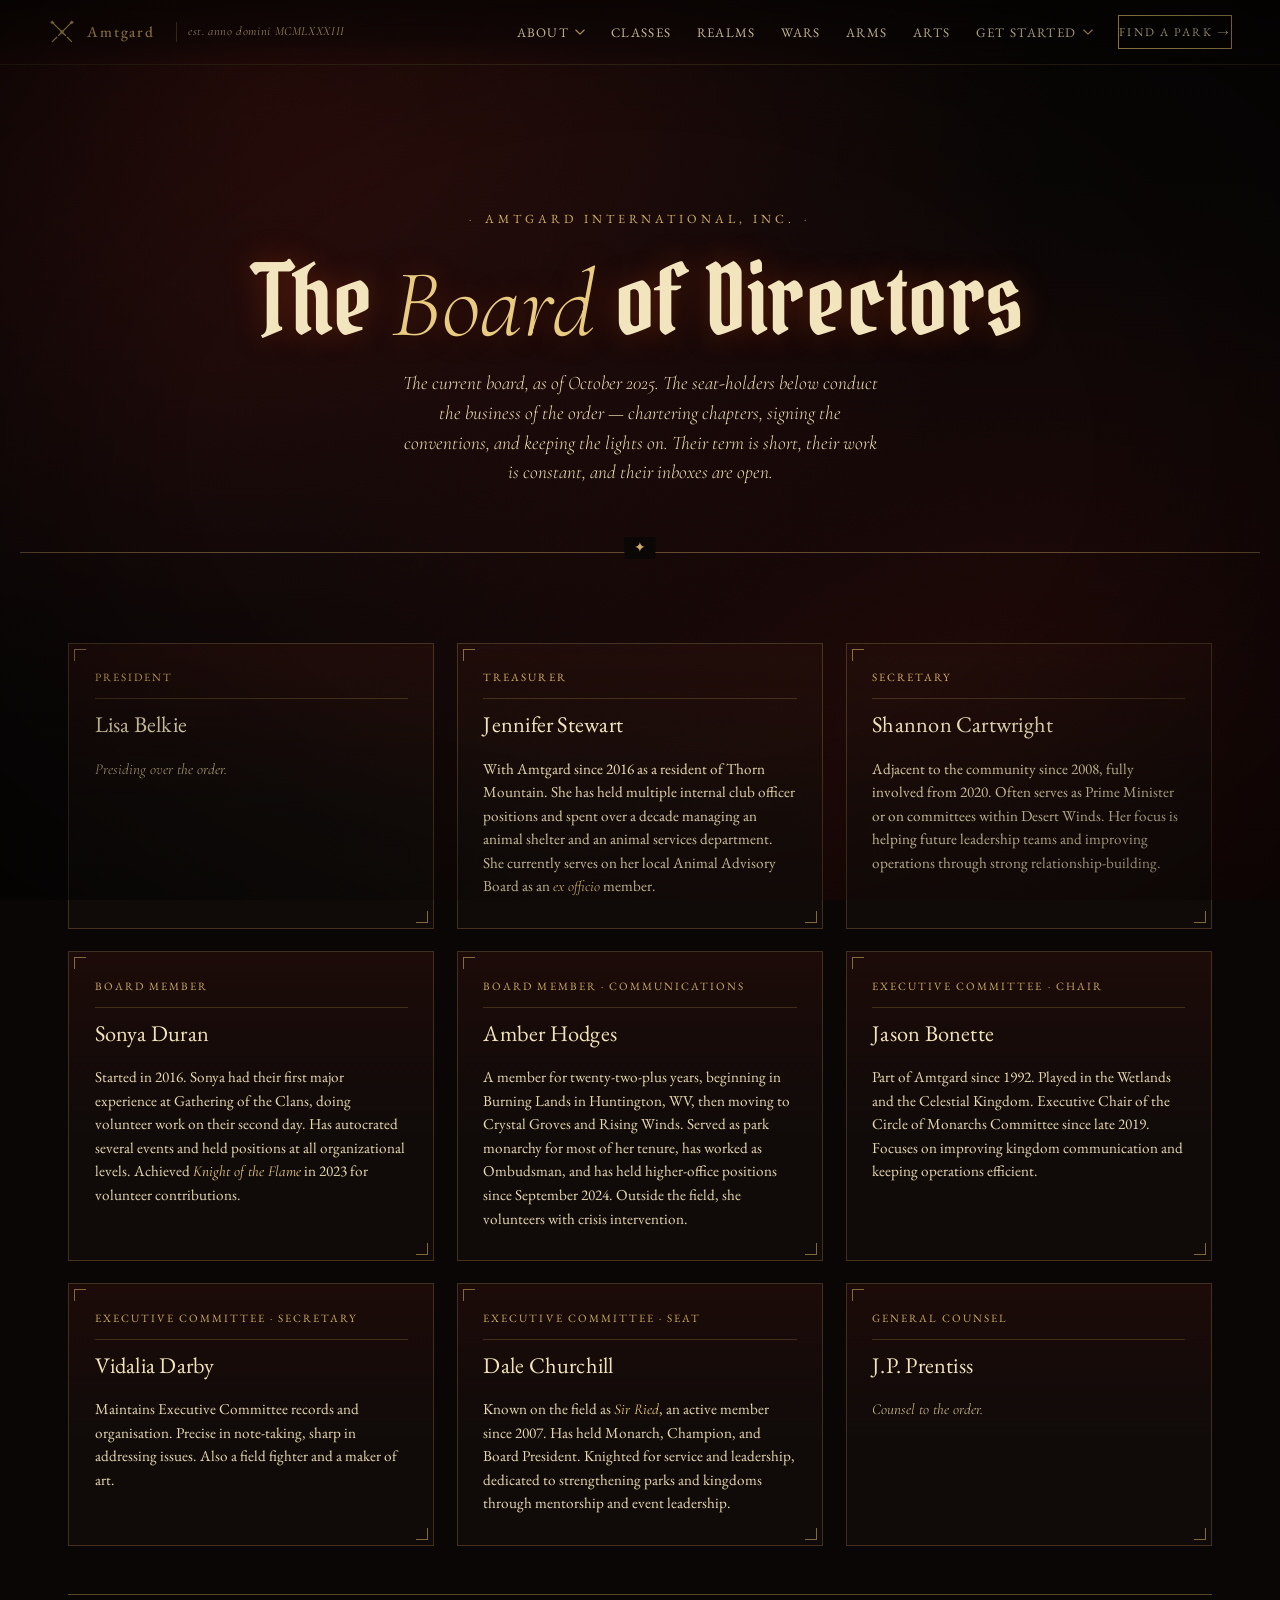
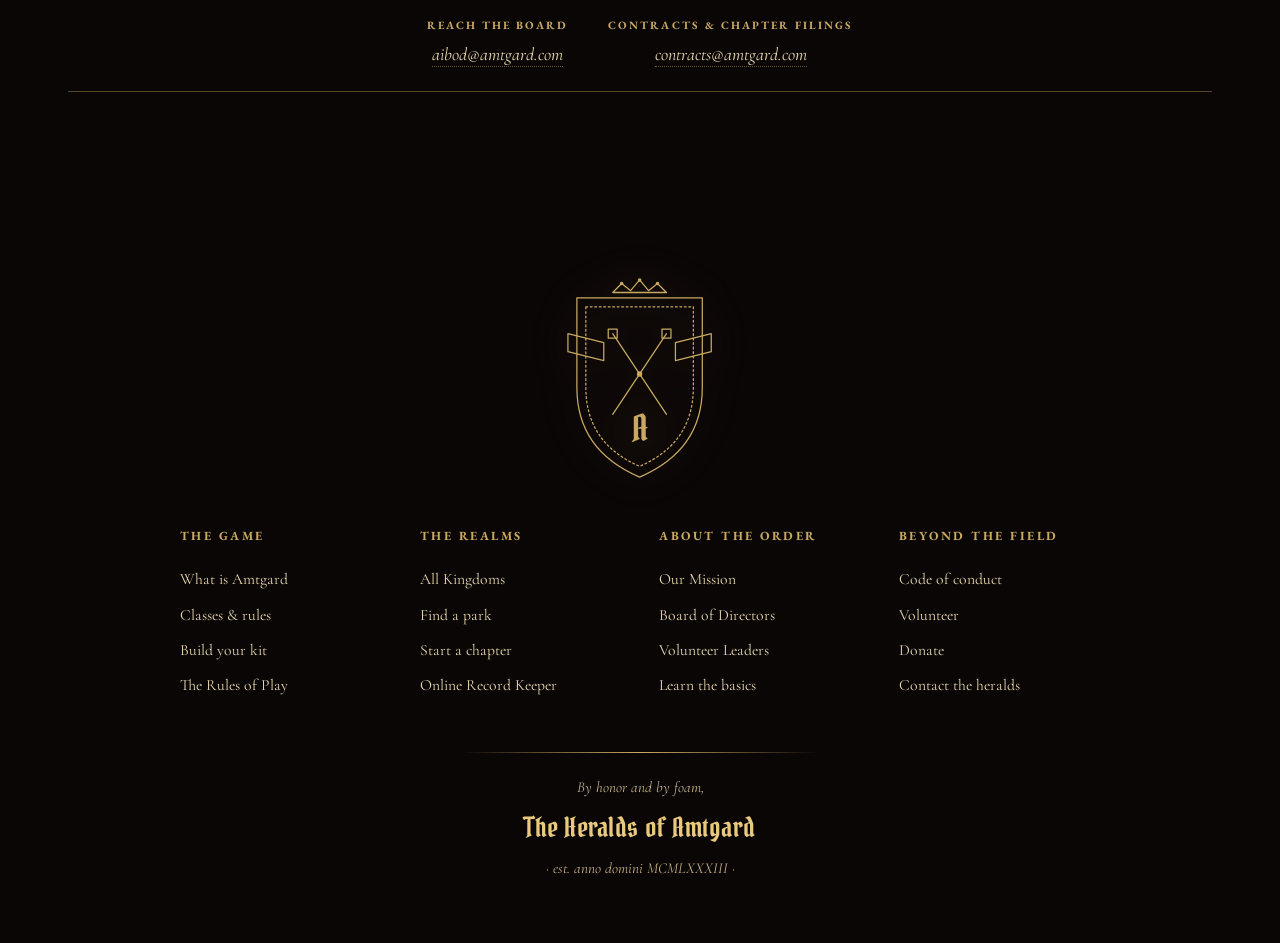
<file: board.html>
<!doctype html>
<html lang="en">
  <head>
    <meta charset="utf-8" />
    <meta name="viewport" content="width=device-width, initial-scale=1" />
    <title>Board of Directors — Amtgard</title>
    <meta name="description" content="The current Board of Directors of Amtgard International, Inc. — as of October 2025." />
    <link rel="preconnect" href="https://fonts.googleapis.com" />
    <link rel="preconnect" href="https://fonts.gstatic.com" crossorigin />
    <link
      href="https://fonts.googleapis.com/css2?family=EB+Garamond:ital,wght@0,400;0,500;0,600;0,700;0,800;1,400;1,500;1,600&family=IM+Fell+English+SC&family=IM+Fell+English:ital@0;1&family=Pirata+One&family=Cormorant+Garamond:ital,wght@0,300;0,500;1,300;1,500&family=JetBrains+Mono:wght@400;500&display=swap"
      rel="stylesheet"
    />
    <link rel="stylesheet" href="styles.css" />
  </head>
  <body>
    <div class="grain" aria-hidden="true"></div>
    <div class="vignette" aria-hidden="true"></div>
    <div class="torch" aria-hidden="true"></div>

    <header class="ribbon">
      <div class="ribbon__mark">
        <a href="index.html" style="display:flex;align-items:center;gap:0.7rem;">
          <svg viewBox="0 0 32 32" aria-hidden="true" width="28" height="28"><use href="#sigil-cross-swords" /></svg>
          <span>Amtgard</span>
        </a>
        <em>est. anno domini MCMLXXXIII</em>
      </div>
      <nav class="ribbon__nav" aria-label="Primary">
        <div class="ribbon__menu" data-dropdown>
          <button class="ribbon__menu-trigger" type="button" aria-haspopup="true" aria-expanded="false">
            About
            <svg class="ribbon__caret" viewBox="0 0 12 8" aria-hidden="true"><path d="M1 1 L6 6 L11 1" stroke="currentColor" stroke-width="1.4" fill="none" stroke-linecap="round" stroke-linejoin="round"/></svg>
          </button>
          <ul class="ribbon__menu-panel" role="menu">
            <li role="none"><a href="mission.html" role="menuitem">Our Mission</a></li>
            <li role="none"><a href="board.html" role="menuitem">Board of Directors</a></li>
            <li role="none"><a href="volunteers.html" role="menuitem">Volunteer Leaders</a></li>
          </ul>
        </div>
        <a href="index.html#classes">Classes</a>
        <a href="index.html#realms">Realms</a>
        <a href="index.html#wars">Wars</a>
        <a href="index.html#arms">Arms</a>
        <a href="index.html#crafts">Arts</a>
        <div class="ribbon__menu" data-dropdown>
          <button class="ribbon__menu-trigger" type="button" aria-haspopup="true" aria-expanded="false">
            Get Started
            <svg class="ribbon__caret" viewBox="0 0 12 8" aria-hidden="true"><path d="M1 1 L6 6 L11 1" stroke="currentColor" stroke-width="1.4" fill="none" stroke-linecap="round" stroke-linejoin="round"/></svg>
          </button>
          <ul class="ribbon__menu-panel" role="menu">
            <li role="none"><a href="learn.html" role="menuitem">Learn the Basics</a></li>
            <li role="none"><a href="start.html" role="menuitem">Start a Chapter</a></li>
            <li role="none"><a href="https://ork.amtgard.com/orkui/index.php?Route=Atlas" target="_blank" rel="noopener noreferrer" role="menuitem">Find a Chapter <span aria-hidden="true">↗</span></a></li>
          </ul>
        </div>
        <a href="index.html#join" class="ribbon__cta">Find a Park →</a>
      </nav>
    </header>

    <main class="subpage">
      <section class="sub-hero">
        <p class="sub-hero__folio">Amtgard International, Inc.</p>
        <h1>The <em>Board</em> of Directors</h1>
        <p class="sub-hero__lede">
          The current board, as of October 2025. The seat-holders
          below conduct the business of the order — chartering
          chapters, signing the conventions, and keeping the lights
          on. Their term is short, their work is constant, and
          their inboxes are open.
        </p>
      </section>

      <section class="sub-section">
        <div class="roster">
          <article class="member-card">
            <p class="member-card__role">President</p>
            <h3>Lisa Belkie</h3>
            <p class="member-card__bio member-card__bio--quiet">
              Presiding over the order.
            </p>
          </article>

          <article class="member-card">
            <p class="member-card__role">Treasurer</p>
            <h3>Jennifer Stewart</h3>
            <p class="member-card__bio">
              With Amtgard since 2016 as a resident of Thorn
              Mountain. She has held multiple internal club officer
              positions and spent over a decade managing an animal
              shelter and an animal services department. She
              currently serves on her local Animal Advisory Board
              as an <em>ex officio</em> member.
            </p>
          </article>

          <article class="member-card">
            <p class="member-card__role">Secretary</p>
            <h3>Shannon Cartwright</h3>
            <p class="member-card__bio">
              Adjacent to the community since 2008, fully involved
              from 2020. Often serves as Prime Minister or on
              committees within Desert Winds. Her focus is helping
              future leadership teams and improving operations
              through strong relationship-building.
            </p>
          </article>

          <article class="member-card">
            <p class="member-card__role">Board Member</p>
            <h3>Sonya Duran</h3>
            <p class="member-card__bio">
              Started in 2016. Sonya had their first major
              experience at Gathering of the Clans, doing volunteer
              work on their second day. Has autocrated several
              events and held positions at all organizational
              levels. Achieved <em>Knight of the Flame</em> in 2023
              for volunteer contributions.
            </p>
          </article>

          <article class="member-card">
            <p class="member-card__role">Board Member · Communications</p>
            <h3>Amber Hodges</h3>
            <p class="member-card__bio">
              A member for twenty-two-plus years, beginning in
              Burning Lands in Huntington, WV, then moving to
              Crystal Groves and Rising Winds. Served as park
              monarchy for most of her tenure, has worked as
              Ombudsman, and has held higher-office positions since
              September 2024. Outside the field, she volunteers
              with crisis intervention.
            </p>
          </article>

          <article class="member-card">
            <p class="member-card__role">Executive Committee · Chair</p>
            <h3>Jason Bonette</h3>
            <p class="member-card__bio">
              Part of Amtgard since 1992. Played in the Wetlands
              and the Celestial Kingdom. Executive Chair of the
              Circle of Monarchs Committee since late 2019.
              Focuses on improving kingdom communication and
              keeping operations efficient.
            </p>
          </article>

          <article class="member-card">
            <p class="member-card__role">Executive Committee · Secretary</p>
            <h3>Vidalia Darby</h3>
            <p class="member-card__bio">
              Maintains Executive Committee records and
              organisation. Precise in note-taking, sharp in
              addressing issues. Also a field fighter and a maker
              of art.
            </p>
          </article>

          <article class="member-card">
            <p class="member-card__role">Executive Committee · Seat</p>
            <h3>Dale Churchill</h3>
            <p class="member-card__bio">
              Known on the field as <em>Sir Ried</em>, an active
              member since 2007. Has held Monarch, Champion, and
              Board President. Knighted for service and
              leadership, dedicated to strengthening parks and
              kingdoms through mentorship and event leadership.
            </p>
          </article>

          <article class="member-card">
            <p class="member-card__role">General Counsel</p>
            <h3>J.P. Prentiss</h3>
            <p class="member-card__bio member-card__bio--quiet">
              Counsel to the order.
            </p>
          </article>
        </div>

        <div class="roster-contact">
          <div>
            <b>Reach the Board</b>
            <a href="mailto:aibod@amtgard.com">aibod@amtgard.com</a>
          </div>
          <div>
            <b>Contracts &amp; Chapter Filings</b>
            <a href="mailto:contracts@amtgard.com">contracts@amtgard.com</a>
          </div>
        </div>
      </section>
    </main>

    <footer class="foot">
      <div class="foot__crest" aria-hidden="true">
        <svg viewBox="0 0 200 240"><use href="#crest-grand" /></svg>
      </div>
      <div class="foot__cols">
        <div>
          <h4>The Game</h4>
          <a href="index.html#chronicle">What is Amtgard</a>
          <a href="index.html#classes">Classes &amp; rules</a>
          <a href="index.html#arms">Build your kit</a>
          <a href="#">The Rules of Play</a>
        </div>
        <div>
          <h4>The Realms</h4>
          <a href="index.html#realms">All Kingdoms</a>
          <a href="index.html#join">Find a park</a>
          <a href="start.html">Start a chapter</a>
          <a href="https://ork.amtgard.com/orkui/" target="_blank" rel="noopener">Online Record Keeper</a>
        </div>
        <div>
          <h4>About the Order</h4>
          <a href="mission.html">Our Mission</a>
          <a href="board.html">Board of Directors</a>
          <a href="volunteers.html">Volunteer Leaders</a>
          <a href="learn.html">Learn the basics</a>
        </div>
        <div>
          <h4>Beyond the Field</h4>
          <a href="#">Code of conduct</a>
          <a href="#">Volunteer</a>
          <a href="#">Donate</a>
          <a href="#">Contact the heralds</a>
        </div>
      </div>
      <div class="foot__rule"></div>
      <p class="foot__sign">
        <span>By honor and by foam,</span>
        <em>The Heralds of Amtgard</em>
        <span>· est. anno domini MCMLXXXIII ·</span>
      </p>
    </footer>

    <svg width="0" height="0" style="position:absolute" aria-hidden="true">
      <defs>
        <symbol id="sigil-cross-swords" viewBox="0 0 32 32">
          <g fill="none" stroke="currentColor" stroke-width="1.4" stroke-linecap="round">
            <path d="M5 5 L20 20 M22 22 L27 27" />
            <path d="M27 5 L12 20 M10 22 L5 27" />
            <circle cx="16" cy="16" r="2" fill="currentColor" stroke="none" />
            <path d="M3.5 5 L6.5 5 M3.5 5 L5 3.5 M3.5 5 L5 6.5" />
            <path d="M28.5 5 L25.5 5 M28.5 5 L27 3.5 M28.5 5 L27 6.5" />
          </g>
        </symbol>
        <symbol id="crest-grand" viewBox="0 0 200 240">
          <g fill="none" stroke="currentColor" stroke-width="1.4" stroke-linecap="round" stroke-linejoin="round">
            <path d="M30 30 L170 30 L170 130 Q170 200 100 230 Q30 200 30 130 Z" />
            <path d="M40 40 L160 40 L160 130 Q160 192 100 218 Q40 192 40 130 Z" stroke-dasharray="2 3" />
            <path d="M20 70 L60 80 L60 100 L20 90 Z" />
            <path d="M180 70 L140 80 L140 100 L180 90 Z" />
            <path d="M70 70 L130 160" />
            <path d="M130 70 L70 160" />
            <path d="M65 65 L75 65 L75 75 L65 75 Z" />
            <path d="M125 65 L135 65 L135 75 L125 75 Z" />
            <circle cx="100" cy="115" r="3" fill="currentColor" stroke="none" />
            <path d="M70 24 L80 14 L90 22 L100 10 L110 22 L120 14 L130 24 Z" />
            <circle cx="80" cy="14" r="2" fill="currentColor" stroke="none" />
            <circle cx="100" cy="10" r="2" fill="currentColor" stroke="none" />
            <circle cx="120" cy="14" r="2" fill="currentColor" stroke="none" />
            <text x="100" y="190" text-anchor="middle" font-family="Pirata One" font-size="40" fill="currentColor" stroke="none">A</text>
          </g>
        </symbol>
      </defs>
    </svg>

    <script src="script.js"></script>
  </body>
</html>
</file>
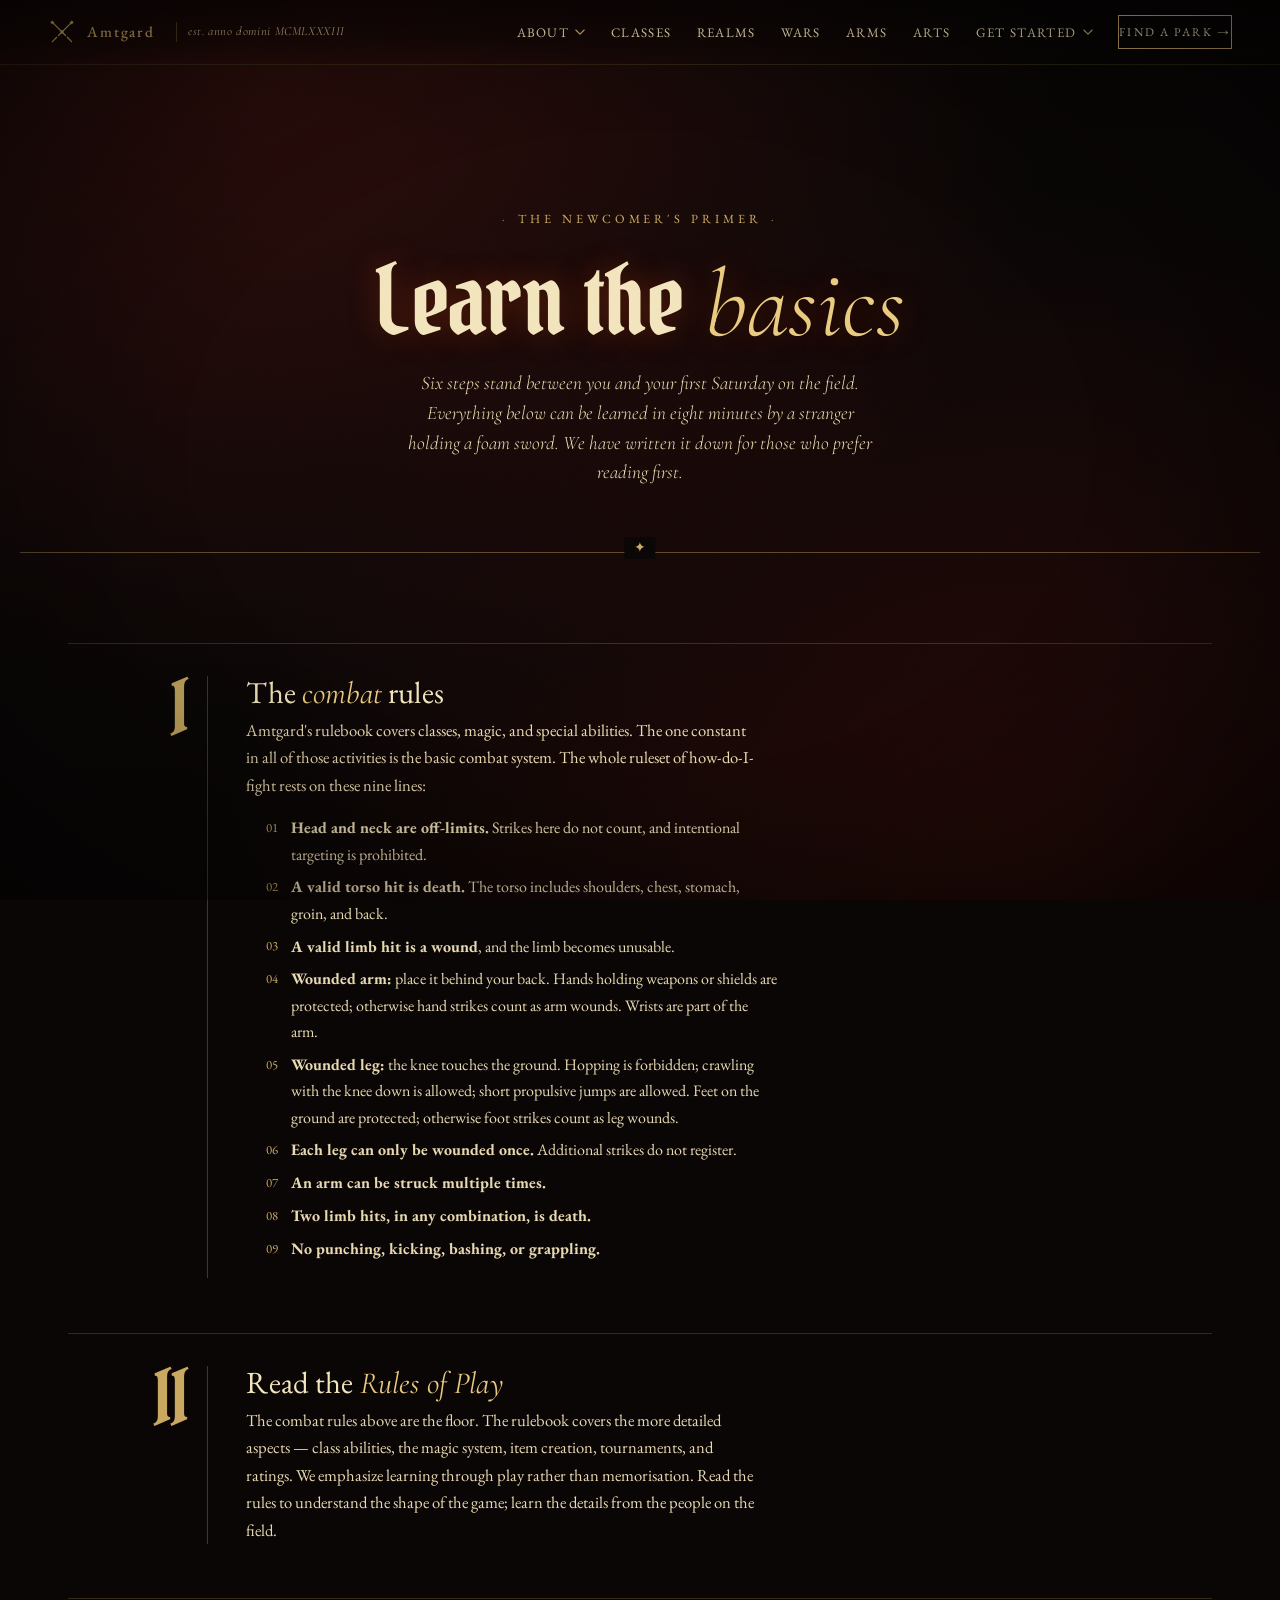
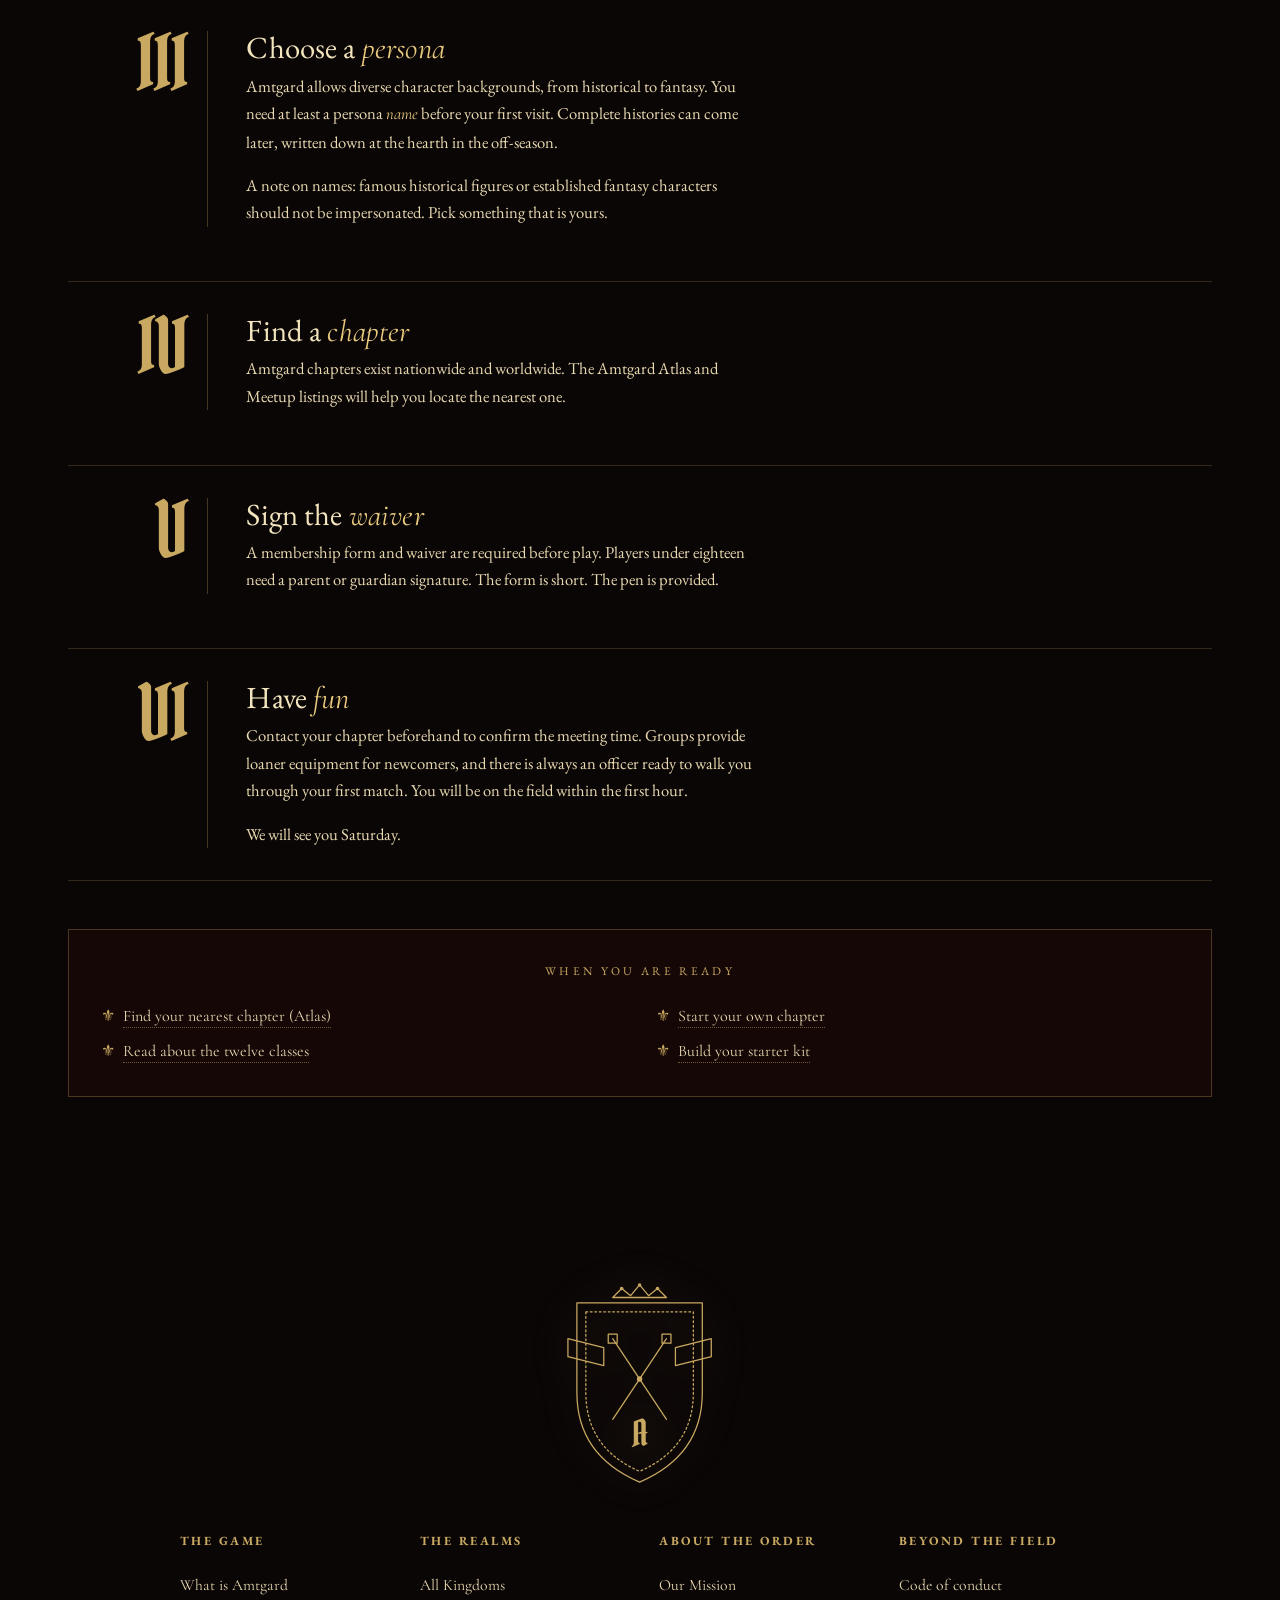
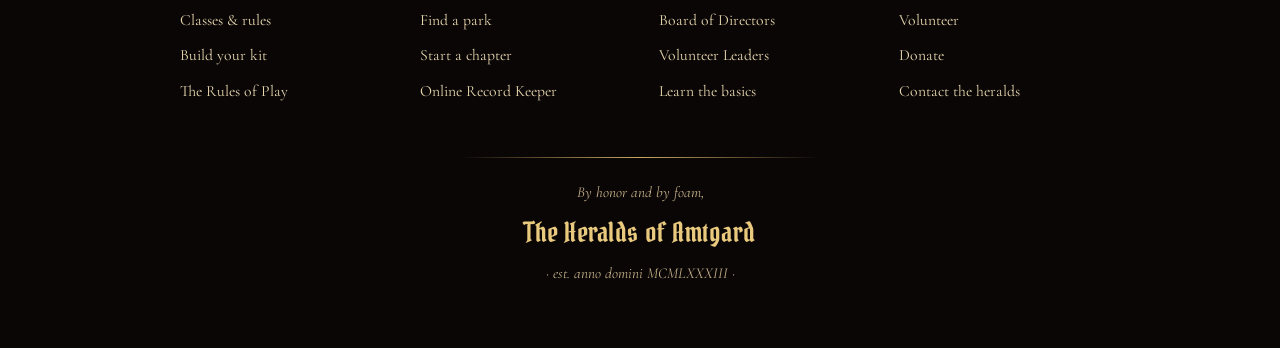
<file: learn.html>
<!doctype html>
<html lang="en">
  <head>
    <meta charset="utf-8" />
    <meta name="viewport" content="width=device-width, initial-scale=1" />
    <title>Learn the Basics — Amtgard</title>
    <meta name="description" content="The newcomer's primer: what to know before your first Saturday on the field — the rules, the persona, the chapter, and the waiver." />
    <link rel="preconnect" href="https://fonts.googleapis.com" />
    <link rel="preconnect" href="https://fonts.gstatic.com" crossorigin />
    <link
      href="https://fonts.googleapis.com/css2?family=EB+Garamond:ital,wght@0,400;0,500;0,600;0,700;0,800;1,400;1,500;1,600&family=IM+Fell+English+SC&family=IM+Fell+English:ital@0;1&family=Pirata+One&family=Cormorant+Garamond:ital,wght@0,300;0,500;1,300;1,500&family=JetBrains+Mono:wght@400;500&display=swap"
      rel="stylesheet"
    />
    <link rel="stylesheet" href="styles.css" />
  </head>
  <body>
    <div class="grain" aria-hidden="true"></div>
    <div class="vignette" aria-hidden="true"></div>
    <div class="torch" aria-hidden="true"></div>

    <header class="ribbon">
      <div class="ribbon__mark">
        <a href="index.html" style="display:flex;align-items:center;gap:0.7rem;">
          <svg viewBox="0 0 32 32" aria-hidden="true" width="28" height="28"><use href="#sigil-cross-swords" /></svg>
          <span>Amtgard</span>
        </a>
        <em>est. anno domini MCMLXXXIII</em>
      </div>
      <nav class="ribbon__nav" aria-label="Primary">
        <div class="ribbon__menu" data-dropdown>
          <button class="ribbon__menu-trigger" type="button" aria-haspopup="true" aria-expanded="false">
            About
            <svg class="ribbon__caret" viewBox="0 0 12 8" aria-hidden="true"><path d="M1 1 L6 6 L11 1" stroke="currentColor" stroke-width="1.4" fill="none" stroke-linecap="round" stroke-linejoin="round"/></svg>
          </button>
          <ul class="ribbon__menu-panel" role="menu">
            <li role="none"><a href="mission.html" role="menuitem">Our Mission</a></li>
            <li role="none"><a href="board.html" role="menuitem">Board of Directors</a></li>
            <li role="none"><a href="volunteers.html" role="menuitem">Volunteer Leaders</a></li>
          </ul>
        </div>
        <a href="index.html#classes">Classes</a>
        <a href="index.html#realms">Realms</a>
        <a href="index.html#wars">Wars</a>
        <a href="index.html#arms">Arms</a>
        <a href="index.html#crafts">Arts</a>
        <div class="ribbon__menu" data-dropdown>
          <button class="ribbon__menu-trigger" type="button" aria-haspopup="true" aria-expanded="false">
            Get Started
            <svg class="ribbon__caret" viewBox="0 0 12 8" aria-hidden="true"><path d="M1 1 L6 6 L11 1" stroke="currentColor" stroke-width="1.4" fill="none" stroke-linecap="round" stroke-linejoin="round"/></svg>
          </button>
          <ul class="ribbon__menu-panel" role="menu">
            <li role="none"><a href="learn.html" role="menuitem">Learn the Basics</a></li>
            <li role="none"><a href="start.html" role="menuitem">Start a Chapter</a></li>
            <li role="none"><a href="https://ork.amtgard.com/orkui/index.php?Route=Atlas" target="_blank" rel="noopener noreferrer" role="menuitem">Find a Chapter <span aria-hidden="true">↗</span></a></li>
          </ul>
        </div>
        <a href="index.html#join" class="ribbon__cta">Find a Park →</a>
      </nav>
    </header>

    <main class="subpage">
      <section class="sub-hero">
        <p class="sub-hero__folio">The Newcomer's Primer</p>
        <h1>Learn the <em>basics</em></h1>
        <p class="sub-hero__lede">
          Six steps stand between you and your first Saturday on
          the field. Everything below can be learned in eight
          minutes by a stranger holding a foam sword. We have
          written it down for those who prefer reading first.
        </p>
      </section>

      <section class="sub-section">
        <ol class="steps">
          <li class="step">
            <span class="step__numeral">I</span>
            <div class="step__body">
              <h2>The <em>combat</em> rules</h2>
              <p>
                Amtgard's rulebook covers classes, magic, and
                special abilities. The one constant in all of those
                activities is the basic combat system. The whole
                ruleset of how-do-I-fight rests on these nine
                lines:
              </p>
              <ol>
                <li>
                  <b>Head and neck are off-limits.</b> Strikes here
                  do not count, and intentional targeting is
                  prohibited.
                </li>
                <li>
                  <b>A valid torso hit is death.</b> The torso
                  includes shoulders, chest, stomach, groin, and
                  back.
                </li>
                <li>
                  <b>A valid limb hit is a wound</b>, and the limb
                  becomes unusable.
                </li>
                <li>
                  <b>Wounded arm:</b> place it behind your back.
                  Hands holding weapons or shields are protected;
                  otherwise hand strikes count as arm wounds.
                  Wrists are part of the arm.
                </li>
                <li>
                  <b>Wounded leg:</b> the knee touches the ground.
                  Hopping is forbidden; crawling with the knee down
                  is allowed; short propulsive jumps are allowed.
                  Feet on the ground are protected; otherwise foot
                  strikes count as leg wounds.
                </li>
                <li>
                  <b>Each leg can only be wounded once.</b>
                  Additional strikes do not register.
                </li>
                <li>
                  <b>An arm can be struck multiple times.</b>
                </li>
                <li>
                  <b>Two limb hits, in any combination, is death.</b>
                </li>
                <li>
                  <b>No punching, kicking, bashing, or grappling.</b>
                </li>
              </ol>
            </div>
          </li>

          <li class="step">
            <span class="step__numeral">II</span>
            <div class="step__body">
              <h2>Read the <em>Rules of Play</em></h2>
              <p>
                The combat rules above are the floor. The rulebook
                covers the more detailed aspects — class
                abilities, the magic system, item creation,
                tournaments, and ratings. We emphasize learning
                through play rather than memorisation. Read the
                rules to understand the shape of the game; learn
                the details from the people on the field.
              </p>
            </div>
          </li>

          <li class="step">
            <span class="step__numeral">III</span>
            <div class="step__body">
              <h2>Choose a <em>persona</em></h2>
              <p>
                Amtgard allows diverse character backgrounds, from
                historical to fantasy. You need at least a persona
                <em>name</em> before your first visit. Complete
                histories can come later, written down at the
                hearth in the off-season.
              </p>
              <p>
                A note on names: famous historical figures or
                established fantasy characters should not be
                impersonated. Pick something that is yours.
              </p>
            </div>
          </li>

          <li class="step">
            <span class="step__numeral">IV</span>
            <div class="step__body">
              <h2>Find a <em>chapter</em></h2>
              <p>
                Amtgard chapters exist nationwide and worldwide.
                The
                <a href="https://ork.amtgard.com/orkui/index.php?Route=Atlas" target="_blank" rel="noopener">Amtgard Atlas</a>
                and Meetup listings will help you locate the
                nearest one.
              </p>
            </div>
          </li>

          <li class="step">
            <span class="step__numeral">V</span>
            <div class="step__body">
              <h2>Sign the <em>waiver</em></h2>
              <p>
                A membership form and waiver are required before
                play. Players under eighteen need a parent or
                guardian signature. The form is short. The pen is
                provided.
              </p>
            </div>
          </li>

          <li class="step">
            <span class="step__numeral">VI</span>
            <div class="step__body">
              <h2>Have <em>fun</em></h2>
              <p>
                Contact your chapter beforehand to confirm the
                meeting time. Groups provide loaner equipment for
                newcomers, and there is always an officer ready to
                walk you through your first match. You will be on
                the field within the first hour.
              </p>
              <p>
                We will see you Saturday.
              </p>
            </div>
          </li>
        </ol>

        <aside class="resources" style="margin-top: clamp(2rem, 4vw, 3rem);">
          <p class="resources__eyebrow">When you are ready</p>
          <ul class="resources__list">
            <li><a href="https://ork.amtgard.com/orkui/index.php?Route=Atlas" target="_blank" rel="noopener">Find your nearest chapter (Atlas)</a></li>
            <li><a href="start.html">Start your own chapter</a></li>
            <li><a href="index.html#classes">Read about the twelve classes</a></li>
            <li><a href="index.html#arms">Build your starter kit</a></li>
          </ul>
        </aside>
      </section>
    </main>

    <footer class="foot">
      <div class="foot__crest" aria-hidden="true">
        <svg viewBox="0 0 200 240"><use href="#crest-grand" /></svg>
      </div>
      <div class="foot__cols">
        <div>
          <h4>The Game</h4>
          <a href="index.html#chronicle">What is Amtgard</a>
          <a href="index.html#classes">Classes &amp; rules</a>
          <a href="index.html#arms">Build your kit</a>
          <a href="#">The Rules of Play</a>
        </div>
        <div>
          <h4>The Realms</h4>
          <a href="index.html#realms">All Kingdoms</a>
          <a href="index.html#join">Find a park</a>
          <a href="start.html">Start a chapter</a>
          <a href="https://ork.amtgard.com/orkui/" target="_blank" rel="noopener">Online Record Keeper</a>
        </div>
        <div>
          <h4>About the Order</h4>
          <a href="mission.html">Our Mission</a>
          <a href="board.html">Board of Directors</a>
          <a href="volunteers.html">Volunteer Leaders</a>
          <a href="learn.html">Learn the basics</a>
        </div>
        <div>
          <h4>Beyond the Field</h4>
          <a href="#">Code of conduct</a>
          <a href="#">Volunteer</a>
          <a href="#">Donate</a>
          <a href="#">Contact the heralds</a>
        </div>
      </div>
      <div class="foot__rule"></div>
      <p class="foot__sign">
        <span>By honor and by foam,</span>
        <em>The Heralds of Amtgard</em>
        <span>· est. anno domini MCMLXXXIII ·</span>
      </p>
    </footer>

    <svg width="0" height="0" style="position:absolute" aria-hidden="true">
      <defs>
        <symbol id="sigil-cross-swords" viewBox="0 0 32 32">
          <g fill="none" stroke="currentColor" stroke-width="1.4" stroke-linecap="round">
            <path d="M5 5 L20 20 M22 22 L27 27" />
            <path d="M27 5 L12 20 M10 22 L5 27" />
            <circle cx="16" cy="16" r="2" fill="currentColor" stroke="none" />
            <path d="M3.5 5 L6.5 5 M3.5 5 L5 3.5 M3.5 5 L5 6.5" />
            <path d="M28.5 5 L25.5 5 M28.5 5 L27 3.5 M28.5 5 L27 6.5" />
          </g>
        </symbol>
        <symbol id="crest-grand" viewBox="0 0 200 240">
          <g fill="none" stroke="currentColor" stroke-width="1.4" stroke-linecap="round" stroke-linejoin="round">
            <path d="M30 30 L170 30 L170 130 Q170 200 100 230 Q30 200 30 130 Z" />
            <path d="M40 40 L160 40 L160 130 Q160 192 100 218 Q40 192 40 130 Z" stroke-dasharray="2 3" />
            <path d="M20 70 L60 80 L60 100 L20 90 Z" />
            <path d="M180 70 L140 80 L140 100 L180 90 Z" />
            <path d="M70 70 L130 160" />
            <path d="M130 70 L70 160" />
            <path d="M65 65 L75 65 L75 75 L65 75 Z" />
            <path d="M125 65 L135 65 L135 75 L125 75 Z" />
            <circle cx="100" cy="115" r="3" fill="currentColor" stroke="none" />
            <path d="M70 24 L80 14 L90 22 L100 10 L110 22 L120 14 L130 24 Z" />
            <circle cx="80" cy="14" r="2" fill="currentColor" stroke="none" />
            <circle cx="100" cy="10" r="2" fill="currentColor" stroke="none" />
            <circle cx="120" cy="14" r="2" fill="currentColor" stroke="none" />
            <text x="100" y="190" text-anchor="middle" font-family="Pirata One" font-size="40" fill="currentColor" stroke="none">A</text>
          </g>
        </symbol>
      </defs>
    </svg>

    <script src="script.js"></script>
  </body>
</html>
</file>
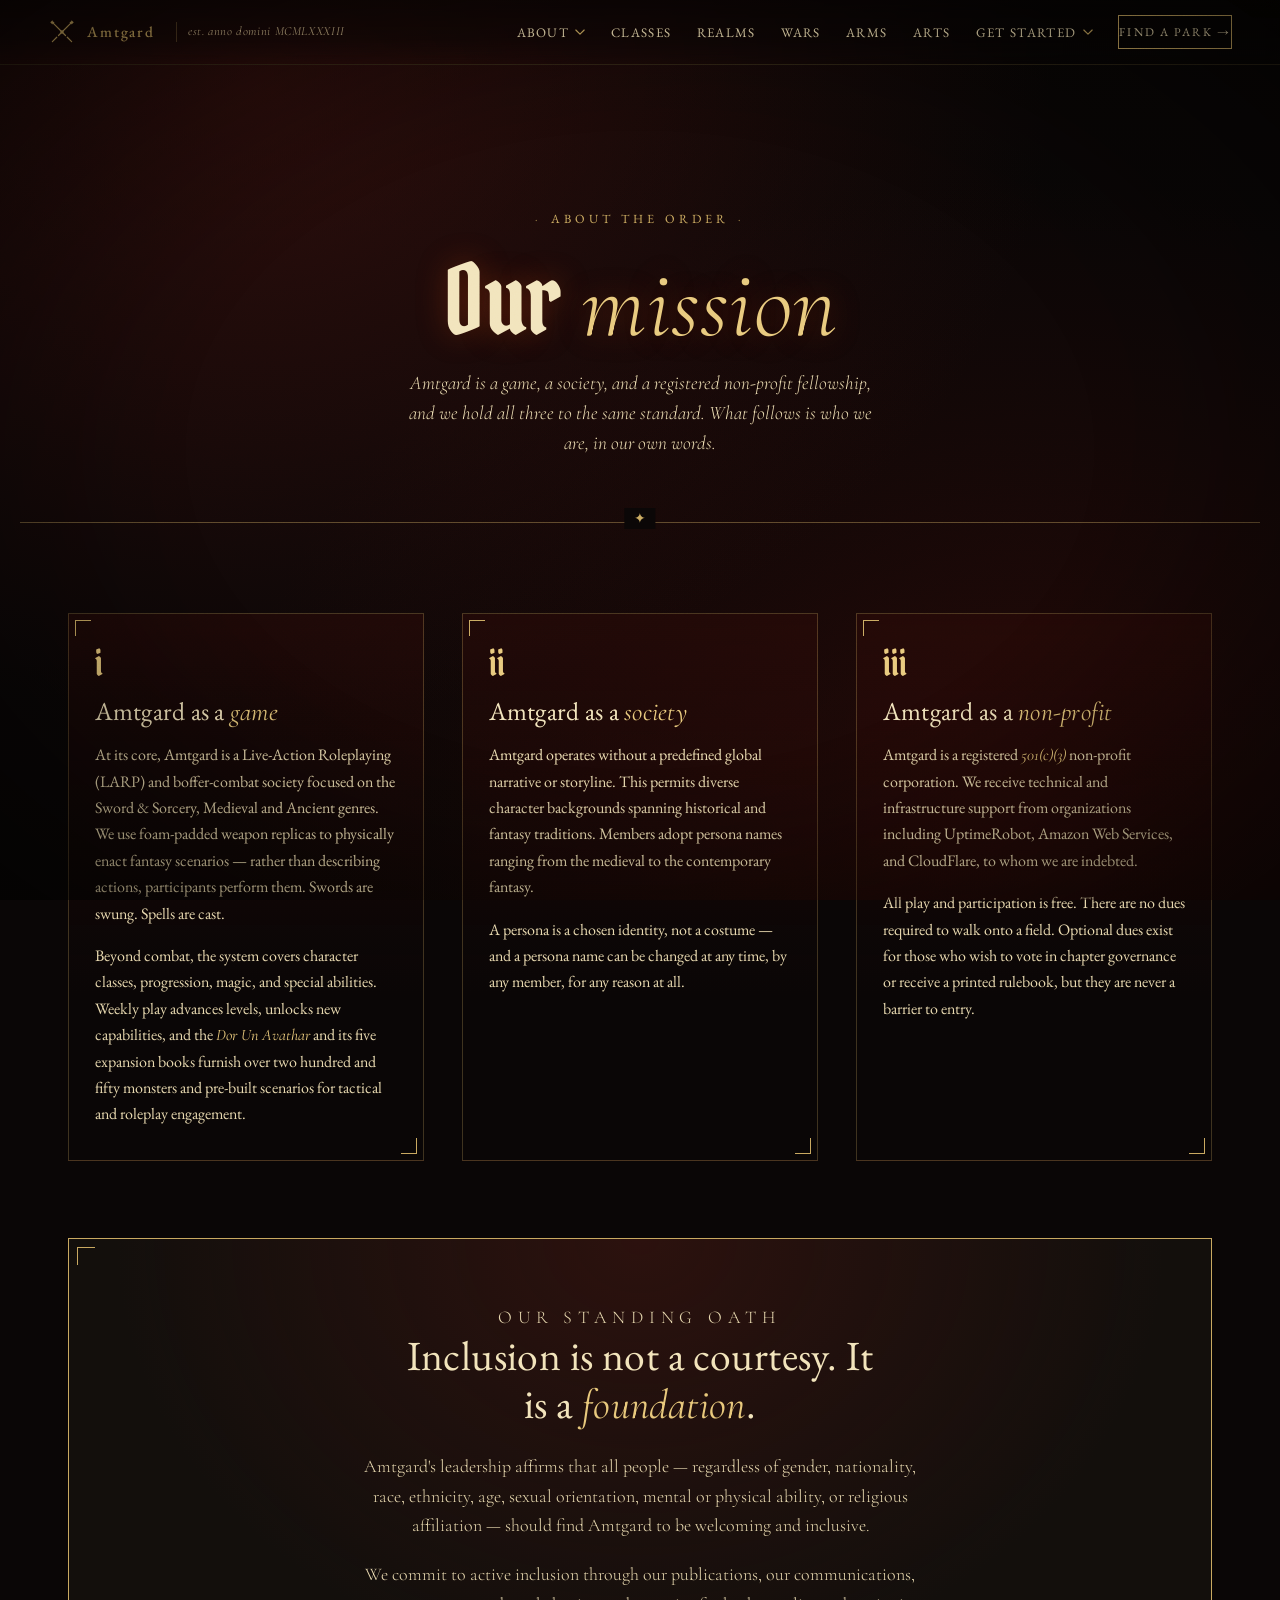
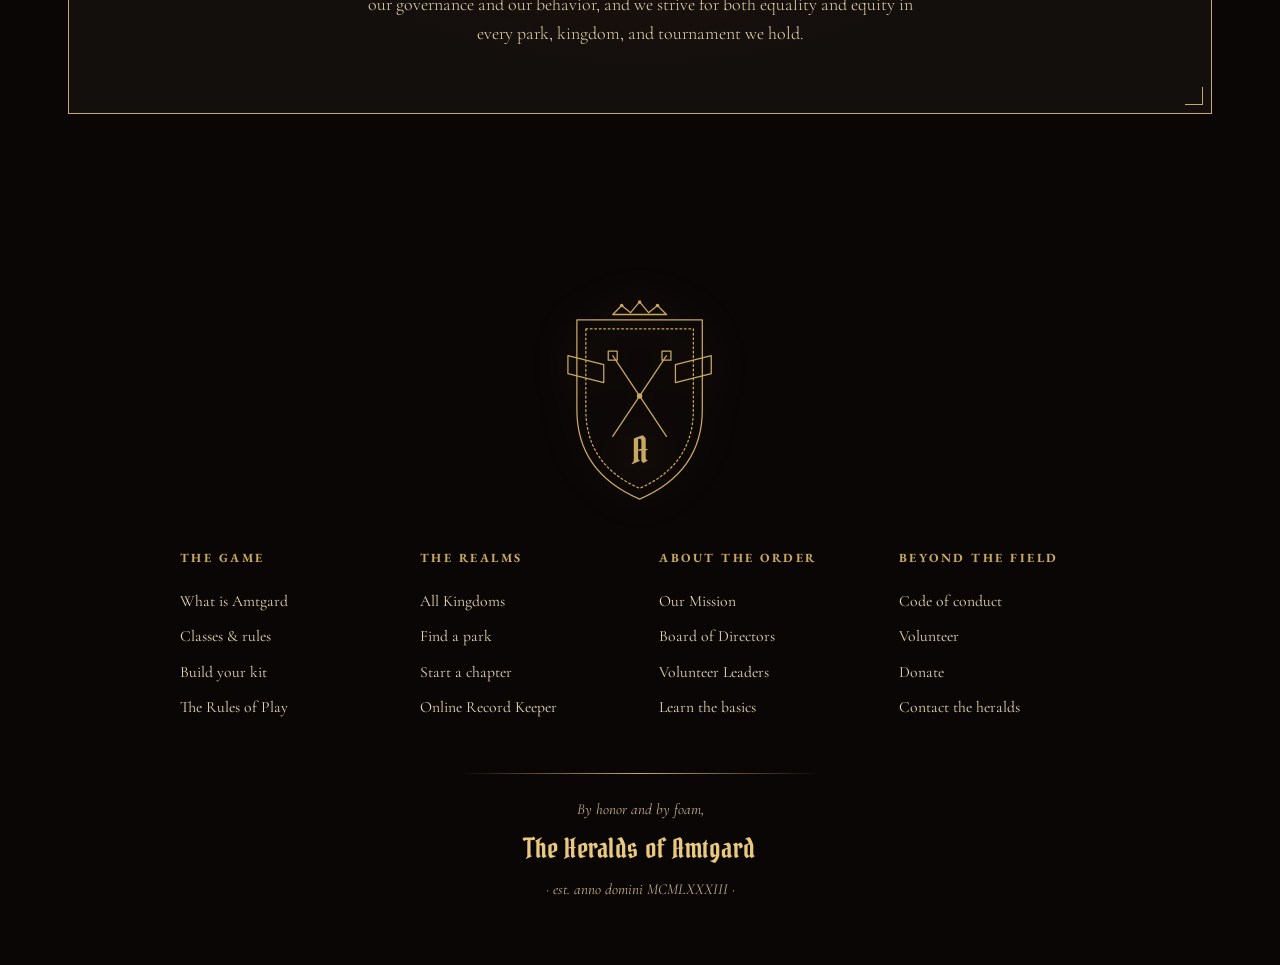
<file: mission.html>
<!doctype html>
<html lang="en">
  <head>
    <meta charset="utf-8" />
    <meta name="viewport" content="width=device-width, initial-scale=1" />
    <title>Our Mission — Amtgard</title>
    <meta name="description" content="Amtgard's mission, our place as a game, a society, and a registered non-profit, and our standing commitment to inclusion." />
    <link rel="preconnect" href="https://fonts.googleapis.com" />
    <link rel="preconnect" href="https://fonts.gstatic.com" crossorigin />
    <link
      href="https://fonts.googleapis.com/css2?family=EB+Garamond:ital,wght@0,400;0,500;0,600;0,700;0,800;1,400;1,500;1,600&family=IM+Fell+English+SC&family=IM+Fell+English:ital@0;1&family=Pirata+One&family=Cormorant+Garamond:ital,wght@0,300;0,500;1,300;1,500&family=JetBrains+Mono:wght@400;500&display=swap"
      rel="stylesheet"
    />
    <link rel="stylesheet" href="styles.css" />
  </head>
  <body>
    <div class="grain" aria-hidden="true"></div>
    <div class="vignette" aria-hidden="true"></div>
    <div class="torch" aria-hidden="true"></div>

    <header class="ribbon">
      <div class="ribbon__mark">
        <a href="index.html" style="display:flex;align-items:center;gap:0.7rem;">
          <svg viewBox="0 0 32 32" aria-hidden="true" width="28" height="28"><use href="#sigil-cross-swords" /></svg>
          <span>Amtgard</span>
        </a>
        <em>est. anno domini MCMLXXXIII</em>
      </div>
      <nav class="ribbon__nav" aria-label="Primary">
        <div class="ribbon__menu" data-dropdown>
          <button class="ribbon__menu-trigger" type="button" aria-haspopup="true" aria-expanded="false">
            About
            <svg class="ribbon__caret" viewBox="0 0 12 8" aria-hidden="true"><path d="M1 1 L6 6 L11 1" stroke="currentColor" stroke-width="1.4" fill="none" stroke-linecap="round" stroke-linejoin="round"/></svg>
          </button>
          <ul class="ribbon__menu-panel" role="menu">
            <li role="none"><a href="mission.html" role="menuitem">Our Mission</a></li>
            <li role="none"><a href="board.html" role="menuitem">Board of Directors</a></li>
            <li role="none"><a href="volunteers.html" role="menuitem">Volunteer Leaders</a></li>
          </ul>
        </div>
        <a href="index.html#classes">Classes</a>
        <a href="index.html#realms">Realms</a>
        <a href="index.html#wars">Wars</a>
        <a href="index.html#arms">Arms</a>
        <a href="index.html#crafts">Arts</a>
        <div class="ribbon__menu" data-dropdown>
          <button class="ribbon__menu-trigger" type="button" aria-haspopup="true" aria-expanded="false">
            Get Started
            <svg class="ribbon__caret" viewBox="0 0 12 8" aria-hidden="true"><path d="M1 1 L6 6 L11 1" stroke="currentColor" stroke-width="1.4" fill="none" stroke-linecap="round" stroke-linejoin="round"/></svg>
          </button>
          <ul class="ribbon__menu-panel" role="menu">
            <li role="none"><a href="learn.html" role="menuitem">Learn the Basics</a></li>
            <li role="none"><a href="start.html" role="menuitem">Start a Chapter</a></li>
            <li role="none"><a href="https://ork.amtgard.com/orkui/index.php?Route=Atlas" target="_blank" rel="noopener noreferrer" role="menuitem">Find a Chapter <span aria-hidden="true">↗</span></a></li>
          </ul>
        </div>
        <a href="index.html#join" class="ribbon__cta">Find a Park →</a>
      </nav>
    </header>

    <main class="subpage">
      <section class="sub-hero">
        <p class="sub-hero__folio">About the Order</p>
        <h1>Our <em>mission</em></h1>
        <p class="sub-hero__lede">
          Amtgard is a game, a society, and a registered non-profit
          fellowship, and we hold all three to the same standard.
          What follows is who we are, in our own words.
        </p>
      </section>

      <section class="sub-section">
        <div class="mission-triptych">
          <article class="mission-tile">
            <span class="mission-tile__numeral">i</span>
            <h3>Amtgard as a <em>game</em></h3>
            <p>
              At its core, Amtgard is a Live-Action Roleplaying (LARP)
              and boffer-combat society focused on the Sword &amp;
              Sorcery, Medieval and Ancient genres. We use foam-padded
              weapon replicas to physically enact fantasy scenarios —
              rather than describing actions, participants perform
              them. Swords are swung. Spells are cast.
            </p>
            <p>
              Beyond combat, the system covers character classes,
              progression, magic, and special abilities. Weekly play
              advances levels, unlocks new capabilities, and the
              <em>Dor Un Avathar</em> and its five expansion books
              furnish over two hundred and fifty monsters and
              pre-built scenarios for tactical and roleplay
              engagement.
            </p>
          </article>

          <article class="mission-tile">
            <span class="mission-tile__numeral">ii</span>
            <h3>Amtgard as a <em>society</em></h3>
            <p>
              Amtgard operates without a predefined global narrative
              or storyline. This permits diverse character backgrounds
              spanning historical and fantasy traditions. Members
              adopt persona names ranging from the medieval to the
              contemporary fantasy.
            </p>
            <p>
              A persona is a chosen identity, not a costume — and a
              persona name can be changed at any time, by any member,
              for any reason at all.
            </p>
          </article>

          <article class="mission-tile">
            <span class="mission-tile__numeral">iii</span>
            <h3>Amtgard as a <em>non-profit</em></h3>
            <p>
              Amtgard is a registered <em>501(c)(3)</em> non-profit
              corporation. We receive technical and infrastructure
              support from organizations including UptimeRobot,
              Amazon Web Services, and CloudFlare, to whom we are
              indebted.
            </p>
            <p>
              All play and participation is free. There are no dues
              required to walk onto a field. Optional dues exist for
              those who wish to vote in chapter governance or receive
              a printed rulebook, but they are never a barrier to
              entry.
            </p>
          </article>
        </div>

        <aside class="inclusivity">
          <p class="inclusivity__eyebrow">Our standing oath</p>
          <h2>Inclusion is not a courtesy. It is a <em>foundation</em>.</h2>
          <p>
            Amtgard's leadership affirms that all people — regardless
            of gender, nationality, race, ethnicity, age, sexual
            orientation, mental or physical ability, or religious
            affiliation — should find Amtgard to be welcoming and
            inclusive.
          </p>
          <p style="margin-top:1.2rem;">
            We commit to active inclusion through our publications,
            our communications, our governance and our behavior, and
            we strive for both equality and equity in every park,
            kingdom, and tournament we hold.
          </p>
        </aside>
      </section>
    </main>

    <footer class="foot">
      <div class="foot__crest" aria-hidden="true">
        <svg viewBox="0 0 200 240"><use href="#crest-grand" /></svg>
      </div>
      <div class="foot__cols">
        <div>
          <h4>The Game</h4>
          <a href="index.html#chronicle">What is Amtgard</a>
          <a href="index.html#classes">Classes &amp; rules</a>
          <a href="index.html#arms">Build your kit</a>
          <a href="#">The Rules of Play</a>
        </div>
        <div>
          <h4>The Realms</h4>
          <a href="index.html#realms">All Kingdoms</a>
          <a href="index.html#join">Find a park</a>
          <a href="start.html">Start a chapter</a>
          <a href="https://ork.amtgard.com/orkui/" target="_blank" rel="noopener">Online Record Keeper</a>
        </div>
        <div>
          <h4>About the Order</h4>
          <a href="mission.html">Our Mission</a>
          <a href="board.html">Board of Directors</a>
          <a href="volunteers.html">Volunteer Leaders</a>
          <a href="learn.html">Learn the basics</a>
        </div>
        <div>
          <h4>Beyond the Field</h4>
          <a href="#">Code of conduct</a>
          <a href="#">Volunteer</a>
          <a href="#">Donate</a>
          <a href="#">Contact the heralds</a>
        </div>
      </div>
      <div class="foot__rule"></div>
      <p class="foot__sign">
        <span>By honor and by foam,</span>
        <em>The Heralds of Amtgard</em>
        <span>· est. anno domini MCMLXXXIII ·</span>
      </p>
    </footer>

    <!-- Re-import only the SVG sigils used by ribbon/footer -->
    <svg width="0" height="0" style="position:absolute" aria-hidden="true">
      <defs>
        <symbol id="sigil-cross-swords" viewBox="0 0 32 32">
          <g fill="none" stroke="currentColor" stroke-width="1.4" stroke-linecap="round">
            <path d="M5 5 L20 20 M22 22 L27 27" />
            <path d="M27 5 L12 20 M10 22 L5 27" />
            <circle cx="16" cy="16" r="2" fill="currentColor" stroke="none" />
            <path d="M3.5 5 L6.5 5 M3.5 5 L5 3.5 M3.5 5 L5 6.5" />
            <path d="M28.5 5 L25.5 5 M28.5 5 L27 3.5 M28.5 5 L27 6.5" />
          </g>
        </symbol>
        <symbol id="crest-grand" viewBox="0 0 200 240">
          <g fill="none" stroke="currentColor" stroke-width="1.4" stroke-linecap="round" stroke-linejoin="round">
            <path d="M30 30 L170 30 L170 130 Q170 200 100 230 Q30 200 30 130 Z" />
            <path d="M40 40 L160 40 L160 130 Q160 192 100 218 Q40 192 40 130 Z" stroke-dasharray="2 3" />
            <path d="M20 70 L60 80 L60 100 L20 90 Z" />
            <path d="M180 70 L140 80 L140 100 L180 90 Z" />
            <path d="M70 70 L130 160" />
            <path d="M130 70 L70 160" />
            <path d="M65 65 L75 65 L75 75 L65 75 Z" />
            <path d="M125 65 L135 65 L135 75 L125 75 Z" />
            <circle cx="100" cy="115" r="3" fill="currentColor" stroke="none" />
            <path d="M70 24 L80 14 L90 22 L100 10 L110 22 L120 14 L130 24 Z" />
            <circle cx="80" cy="14" r="2" fill="currentColor" stroke="none" />
            <circle cx="100" cy="10" r="2" fill="currentColor" stroke="none" />
            <circle cx="120" cy="14" r="2" fill="currentColor" stroke="none" />
            <text x="100" y="190" text-anchor="middle" font-family="Pirata One" font-size="40" fill="currentColor" stroke="none">A</text>
          </g>
        </symbol>
      </defs>
    </svg>

    <script src="script.js"></script>
  </body>
</html>
</file>
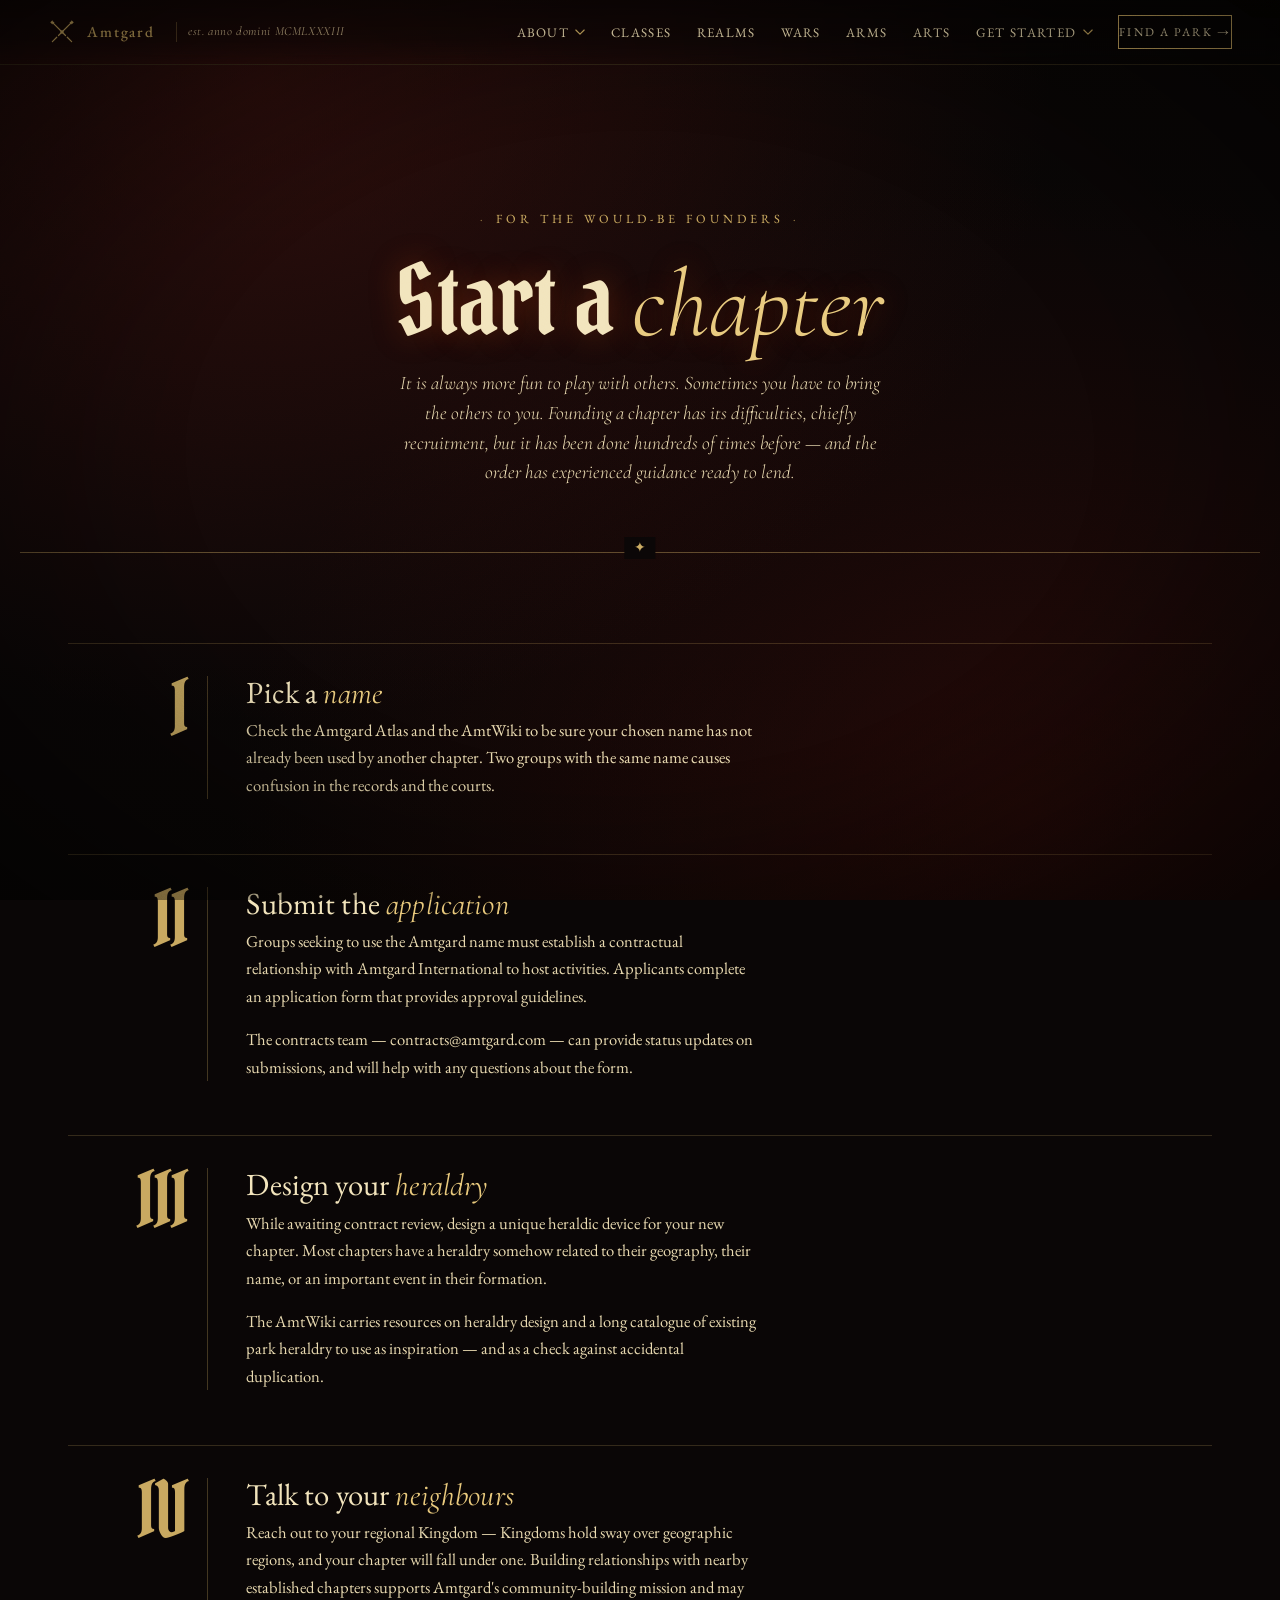
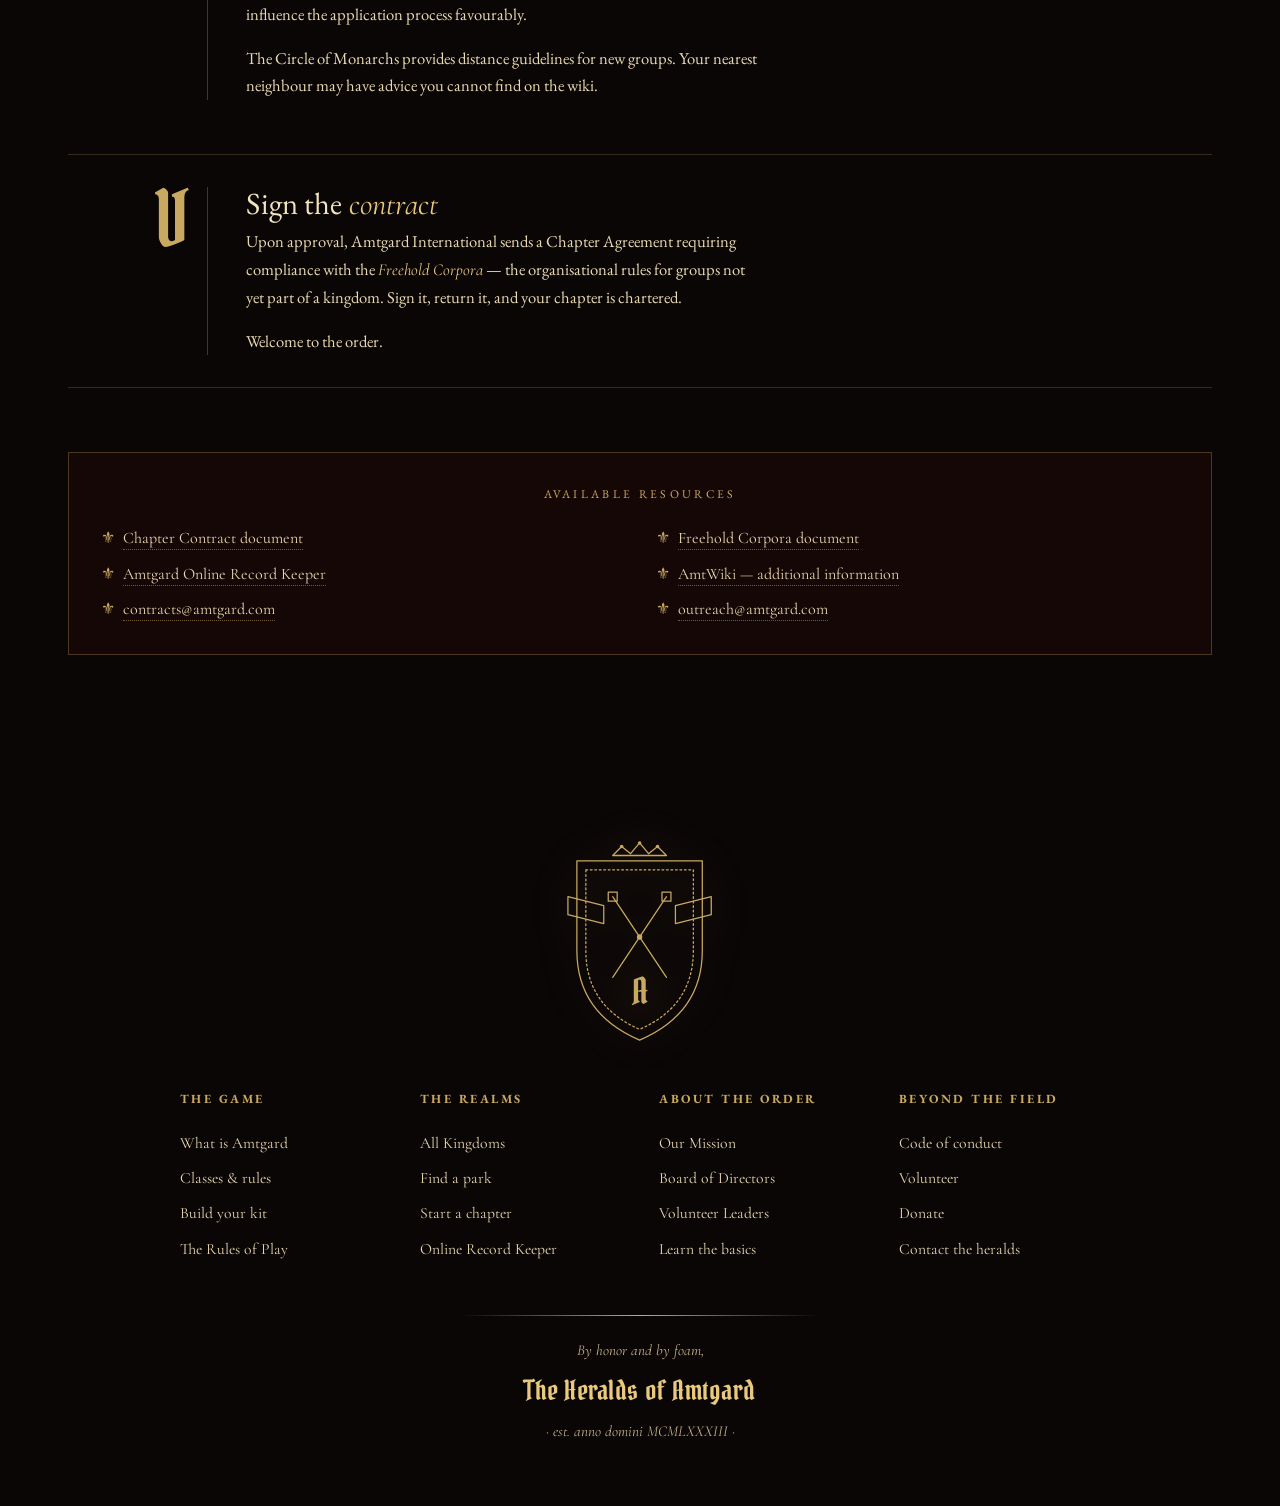
<file: start.html>
<!doctype html>
<html lang="en">
  <head>
    <meta charset="utf-8" />
    <meta name="viewport" content="width=device-width, initial-scale=1" />
    <title>Start a Chapter — Amtgard</title>
    <meta name="description" content="How to charter a new Amtgard chapter — name, application, heraldry, neighbours, and contract. The order has done it hundreds of times." />
    <link rel="preconnect" href="https://fonts.googleapis.com" />
    <link rel="preconnect" href="https://fonts.gstatic.com" crossorigin />
    <link
      href="https://fonts.googleapis.com/css2?family=EB+Garamond:ital,wght@0,400;0,500;0,600;0,700;0,800;1,400;1,500;1,600&family=IM+Fell+English+SC&family=IM+Fell+English:ital@0;1&family=Pirata+One&family=Cormorant+Garamond:ital,wght@0,300;0,500;1,300;1,500&family=JetBrains+Mono:wght@400;500&display=swap"
      rel="stylesheet"
    />
    <link rel="stylesheet" href="styles.css" />
  </head>
  <body>
    <div class="grain" aria-hidden="true"></div>
    <div class="vignette" aria-hidden="true"></div>
    <div class="torch" aria-hidden="true"></div>

    <header class="ribbon">
      <div class="ribbon__mark">
        <a href="index.html" style="display:flex;align-items:center;gap:0.7rem;">
          <svg viewBox="0 0 32 32" aria-hidden="true" width="28" height="28"><use href="#sigil-cross-swords" /></svg>
          <span>Amtgard</span>
        </a>
        <em>est. anno domini MCMLXXXIII</em>
      </div>
      <nav class="ribbon__nav" aria-label="Primary">
        <div class="ribbon__menu" data-dropdown>
          <button class="ribbon__menu-trigger" type="button" aria-haspopup="true" aria-expanded="false">
            About
            <svg class="ribbon__caret" viewBox="0 0 12 8" aria-hidden="true"><path d="M1 1 L6 6 L11 1" stroke="currentColor" stroke-width="1.4" fill="none" stroke-linecap="round" stroke-linejoin="round"/></svg>
          </button>
          <ul class="ribbon__menu-panel" role="menu">
            <li role="none"><a href="mission.html" role="menuitem">Our Mission</a></li>
            <li role="none"><a href="board.html" role="menuitem">Board of Directors</a></li>
            <li role="none"><a href="volunteers.html" role="menuitem">Volunteer Leaders</a></li>
          </ul>
        </div>
        <a href="index.html#classes">Classes</a>
        <a href="index.html#realms">Realms</a>
        <a href="index.html#wars">Wars</a>
        <a href="index.html#arms">Arms</a>
        <a href="index.html#crafts">Arts</a>
        <div class="ribbon__menu" data-dropdown>
          <button class="ribbon__menu-trigger" type="button" aria-haspopup="true" aria-expanded="false">
            Get Started
            <svg class="ribbon__caret" viewBox="0 0 12 8" aria-hidden="true"><path d="M1 1 L6 6 L11 1" stroke="currentColor" stroke-width="1.4" fill="none" stroke-linecap="round" stroke-linejoin="round"/></svg>
          </button>
          <ul class="ribbon__menu-panel" role="menu">
            <li role="none"><a href="learn.html" role="menuitem">Learn the Basics</a></li>
            <li role="none"><a href="start.html" role="menuitem">Start a Chapter</a></li>
            <li role="none"><a href="https://ork.amtgard.com/orkui/index.php?Route=Atlas" target="_blank" rel="noopener noreferrer" role="menuitem">Find a Chapter <span aria-hidden="true">↗</span></a></li>
          </ul>
        </div>
        <a href="index.html#join" class="ribbon__cta">Find a Park →</a>
      </nav>
    </header>

    <main class="subpage">
      <section class="sub-hero">
        <p class="sub-hero__folio">For the would-be founders</p>
        <h1>Start a <em>chapter</em></h1>
        <p class="sub-hero__lede">
          It is always more fun to play with others. Sometimes you
          have to bring the others to you. Founding a chapter has
          its difficulties, chiefly recruitment, but it has been
          done hundreds of times before — and the order has
          experienced guidance ready to lend.
        </p>
      </section>

      <section class="sub-section">
        <ol class="steps">
          <li class="step">
            <span class="step__numeral">I</span>
            <div class="step__body">
              <h2>Pick a <em>name</em></h2>
              <p>
                Check the
                <a href="https://ork.amtgard.com/orkui/index.php?Route=Atlas" target="_blank" rel="noopener">Amtgard Atlas</a>
                and the AmtWiki to be sure your chosen name has
                not already been used by another chapter. Two
                groups with the same name causes confusion in the
                records and the courts.
              </p>
            </div>
          </li>

          <li class="step">
            <span class="step__numeral">II</span>
            <div class="step__body">
              <h2>Submit the <em>application</em></h2>
              <p>
                Groups seeking to use the Amtgard name must
                establish a contractual relationship with Amtgard
                International to host activities. Applicants
                complete an application form that provides
                approval guidelines.
              </p>
              <p>
                The contracts team —
                <a href="mailto:contracts@amtgard.com">contracts@amtgard.com</a>
                — can provide status updates on submissions, and
                will help with any questions about the form.
              </p>
            </div>
          </li>

          <li class="step">
            <span class="step__numeral">III</span>
            <div class="step__body">
              <h2>Design your <em>heraldry</em></h2>
              <p>
                While awaiting contract review, design a unique
                heraldic device for your new chapter. Most
                chapters have a heraldry somehow related to their
                geography, their name, or an important event in
                their formation.
              </p>
              <p>
                The AmtWiki carries resources on heraldry design
                and a long catalogue of existing park heraldry to
                use as inspiration — and as a check against
                accidental duplication.
              </p>
            </div>
          </li>

          <li class="step">
            <span class="step__numeral">IV</span>
            <div class="step__body">
              <h2>Talk to your <em>neighbours</em></h2>
              <p>
                Reach out to your regional Kingdom — Kingdoms
                hold sway over geographic regions, and your
                chapter will fall under one. Building
                relationships with nearby established chapters
                supports Amtgard's community-building mission and
                may influence the application process favourably.
              </p>
              <p>
                The Circle of Monarchs provides distance
                guidelines for new groups. Your nearest neighbour
                may have advice you cannot find on the wiki.
              </p>
            </div>
          </li>

          <li class="step">
            <span class="step__numeral">V</span>
            <div class="step__body">
              <h2>Sign the <em>contract</em></h2>
              <p>
                Upon approval, Amtgard International sends a
                Chapter Agreement requiring compliance with the
                <em>Freehold Corpora</em> — the organisational
                rules for groups not yet part of a kingdom. Sign
                it, return it, and your chapter is chartered.
              </p>
              <p>
                Welcome to the order.
              </p>
            </div>
          </li>
        </ol>

        <aside class="resources">
          <p class="resources__eyebrow">Available resources</p>
          <ul class="resources__list">
            <li><a href="#">Chapter Contract document</a></li>
            <li><a href="#">Freehold Corpora document</a></li>
            <li><a href="https://ork.amtgard.com/orkui/" target="_blank" rel="noopener">Amtgard Online Record Keeper</a></li>
            <li><a href="https://wiki.amtgard.com/" target="_blank" rel="noopener">AmtWiki — additional information</a></li>
            <li><a href="mailto:contracts@amtgard.com">contracts@amtgard.com</a></li>
            <li><a href="mailto:outreach@amtgard.com">outreach@amtgard.com</a></li>
          </ul>
        </aside>
      </section>
    </main>

    <footer class="foot">
      <div class="foot__crest" aria-hidden="true">
        <svg viewBox="0 0 200 240"><use href="#crest-grand" /></svg>
      </div>
      <div class="foot__cols">
        <div>
          <h4>The Game</h4>
          <a href="index.html#chronicle">What is Amtgard</a>
          <a href="index.html#classes">Classes &amp; rules</a>
          <a href="index.html#arms">Build your kit</a>
          <a href="#">The Rules of Play</a>
        </div>
        <div>
          <h4>The Realms</h4>
          <a href="index.html#realms">All Kingdoms</a>
          <a href="index.html#join">Find a park</a>
          <a href="start.html">Start a chapter</a>
          <a href="https://ork.amtgard.com/orkui/" target="_blank" rel="noopener">Online Record Keeper</a>
        </div>
        <div>
          <h4>About the Order</h4>
          <a href="mission.html">Our Mission</a>
          <a href="board.html">Board of Directors</a>
          <a href="volunteers.html">Volunteer Leaders</a>
          <a href="learn.html">Learn the basics</a>
        </div>
        <div>
          <h4>Beyond the Field</h4>
          <a href="#">Code of conduct</a>
          <a href="#">Volunteer</a>
          <a href="#">Donate</a>
          <a href="#">Contact the heralds</a>
        </div>
      </div>
      <div class="foot__rule"></div>
      <p class="foot__sign">
        <span>By honor and by foam,</span>
        <em>The Heralds of Amtgard</em>
        <span>· est. anno domini MCMLXXXIII ·</span>
      </p>
    </footer>

    <svg width="0" height="0" style="position:absolute" aria-hidden="true">
      <defs>
        <symbol id="sigil-cross-swords" viewBox="0 0 32 32">
          <g fill="none" stroke="currentColor" stroke-width="1.4" stroke-linecap="round">
            <path d="M5 5 L20 20 M22 22 L27 27" />
            <path d="M27 5 L12 20 M10 22 L5 27" />
            <circle cx="16" cy="16" r="2" fill="currentColor" stroke="none" />
            <path d="M3.5 5 L6.5 5 M3.5 5 L5 3.5 M3.5 5 L5 6.5" />
            <path d="M28.5 5 L25.5 5 M28.5 5 L27 3.5 M28.5 5 L27 6.5" />
          </g>
        </symbol>
        <symbol id="crest-grand" viewBox="0 0 200 240">
          <g fill="none" stroke="currentColor" stroke-width="1.4" stroke-linecap="round" stroke-linejoin="round">
            <path d="M30 30 L170 30 L170 130 Q170 200 100 230 Q30 200 30 130 Z" />
            <path d="M40 40 L160 40 L160 130 Q160 192 100 218 Q40 192 40 130 Z" stroke-dasharray="2 3" />
            <path d="M20 70 L60 80 L60 100 L20 90 Z" />
            <path d="M180 70 L140 80 L140 100 L180 90 Z" />
            <path d="M70 70 L130 160" />
            <path d="M130 70 L70 160" />
            <path d="M65 65 L75 65 L75 75 L65 75 Z" />
            <path d="M125 65 L135 65 L135 75 L125 75 Z" />
            <circle cx="100" cy="115" r="3" fill="currentColor" stroke="none" />
            <path d="M70 24 L80 14 L90 22 L100 10 L110 22 L120 14 L130 24 Z" />
            <circle cx="80" cy="14" r="2" fill="currentColor" stroke="none" />
            <circle cx="100" cy="10" r="2" fill="currentColor" stroke="none" />
            <circle cx="120" cy="14" r="2" fill="currentColor" stroke="none" />
            <text x="100" y="190" text-anchor="middle" font-family="Pirata One" font-size="40" fill="currentColor" stroke="none">A</text>
          </g>
        </symbol>
      </defs>
    </svg>

    <script src="script.js"></script>
  </body>
</html>
</file>
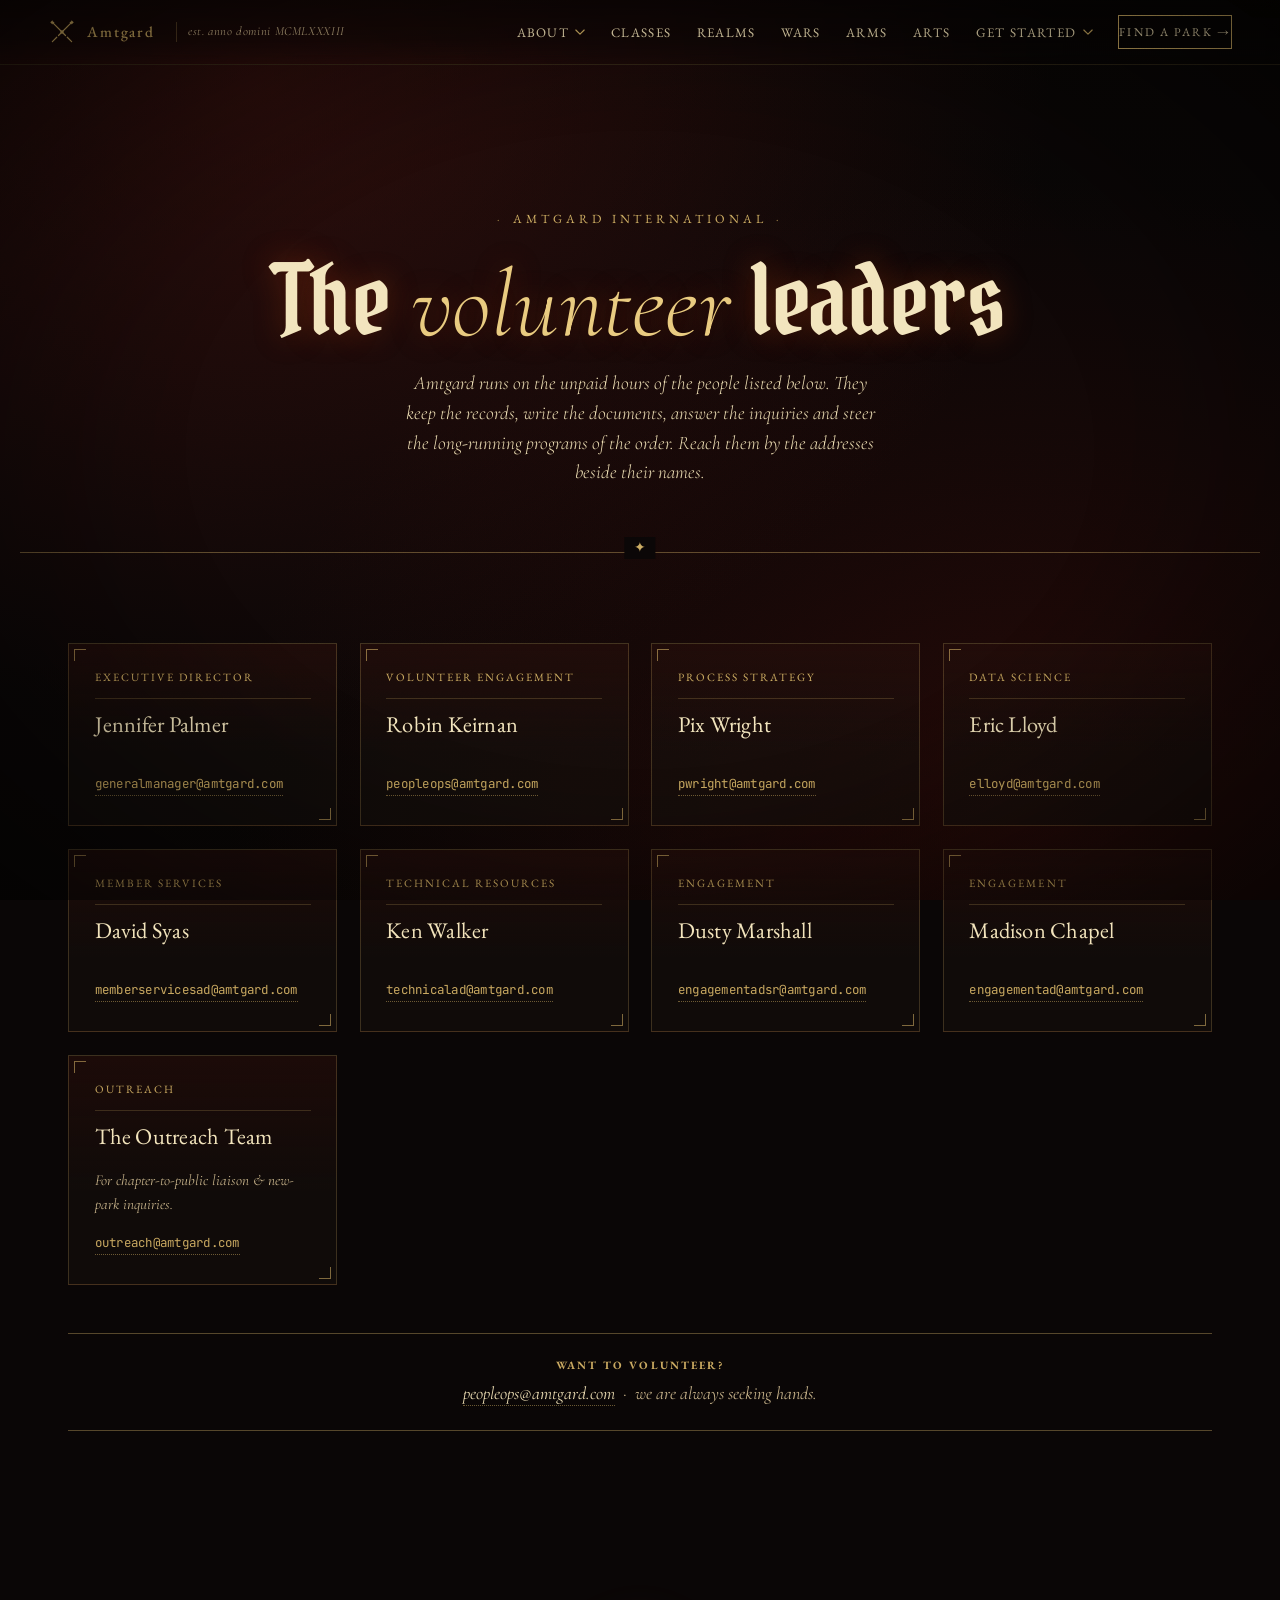
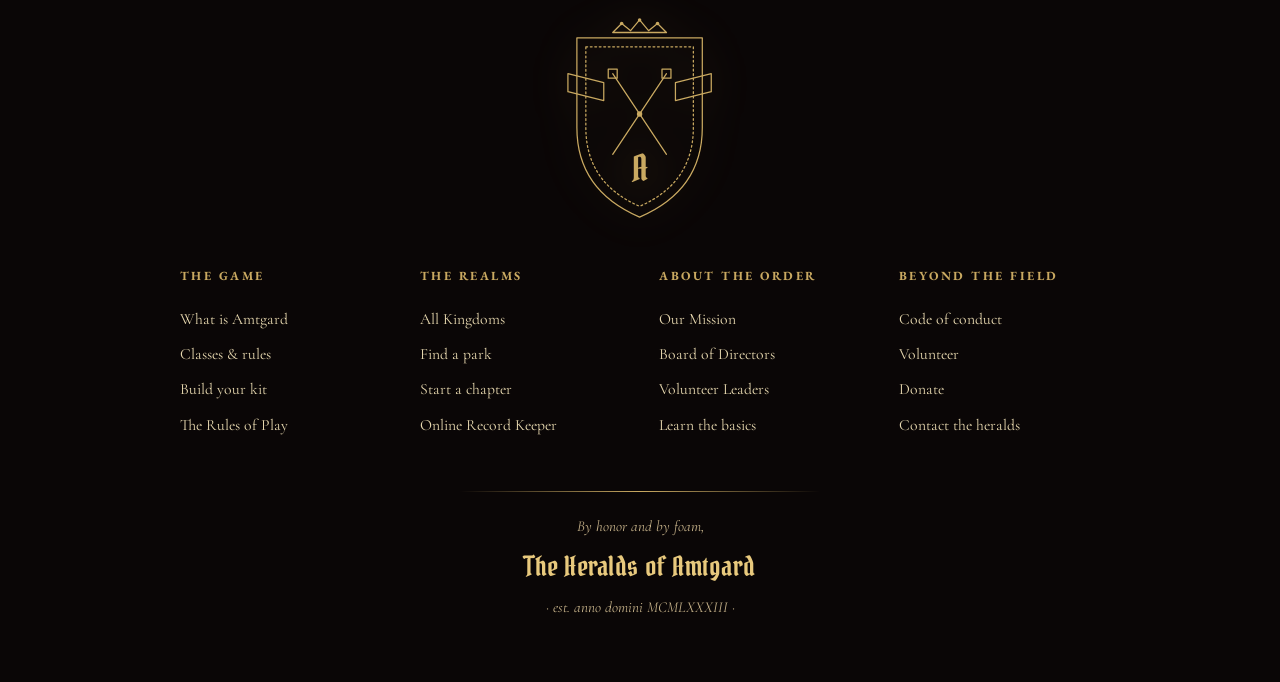
<file: volunteers.html>
<!doctype html>
<html lang="en">
  <head>
    <meta charset="utf-8" />
    <meta name="viewport" content="width=device-width, initial-scale=1" />
    <title>Volunteer Leaders — Amtgard</title>
    <meta name="description" content="The volunteer leaders who run the operations of Amtgard International — and the inboxes that reach them." />
    <link rel="preconnect" href="https://fonts.googleapis.com" />
    <link rel="preconnect" href="https://fonts.gstatic.com" crossorigin />
    <link
      href="https://fonts.googleapis.com/css2?family=EB+Garamond:ital,wght@0,400;0,500;0,600;0,700;0,800;1,400;1,500;1,600&family=IM+Fell+English+SC&family=IM+Fell+English:ital@0;1&family=Pirata+One&family=Cormorant+Garamond:ital,wght@0,300;0,500;1,300;1,500&family=JetBrains+Mono:wght@400;500&display=swap"
      rel="stylesheet"
    />
    <link rel="stylesheet" href="styles.css" />
  </head>
  <body>
    <div class="grain" aria-hidden="true"></div>
    <div class="vignette" aria-hidden="true"></div>
    <div class="torch" aria-hidden="true"></div>

    <header class="ribbon">
      <div class="ribbon__mark">
        <a href="index.html" style="display:flex;align-items:center;gap:0.7rem;">
          <svg viewBox="0 0 32 32" aria-hidden="true" width="28" height="28"><use href="#sigil-cross-swords" /></svg>
          <span>Amtgard</span>
        </a>
        <em>est. anno domini MCMLXXXIII</em>
      </div>
      <nav class="ribbon__nav" aria-label="Primary">
        <div class="ribbon__menu" data-dropdown>
          <button class="ribbon__menu-trigger" type="button" aria-haspopup="true" aria-expanded="false">
            About
            <svg class="ribbon__caret" viewBox="0 0 12 8" aria-hidden="true"><path d="M1 1 L6 6 L11 1" stroke="currentColor" stroke-width="1.4" fill="none" stroke-linecap="round" stroke-linejoin="round"/></svg>
          </button>
          <ul class="ribbon__menu-panel" role="menu">
            <li role="none"><a href="mission.html" role="menuitem">Our Mission</a></li>
            <li role="none"><a href="board.html" role="menuitem">Board of Directors</a></li>
            <li role="none"><a href="volunteers.html" role="menuitem">Volunteer Leaders</a></li>
          </ul>
        </div>
        <a href="index.html#classes">Classes</a>
        <a href="index.html#realms">Realms</a>
        <a href="index.html#wars">Wars</a>
        <a href="index.html#arms">Arms</a>
        <a href="index.html#crafts">Arts</a>
        <div class="ribbon__menu" data-dropdown>
          <button class="ribbon__menu-trigger" type="button" aria-haspopup="true" aria-expanded="false">
            Get Started
            <svg class="ribbon__caret" viewBox="0 0 12 8" aria-hidden="true"><path d="M1 1 L6 6 L11 1" stroke="currentColor" stroke-width="1.4" fill="none" stroke-linecap="round" stroke-linejoin="round"/></svg>
          </button>
          <ul class="ribbon__menu-panel" role="menu">
            <li role="none"><a href="learn.html" role="menuitem">Learn the Basics</a></li>
            <li role="none"><a href="start.html" role="menuitem">Start a Chapter</a></li>
            <li role="none"><a href="https://ork.amtgard.com/orkui/index.php?Route=Atlas" target="_blank" rel="noopener noreferrer" role="menuitem">Find a Chapter <span aria-hidden="true">↗</span></a></li>
          </ul>
        </div>
        <a href="index.html#join" class="ribbon__cta">Find a Park →</a>
      </nav>
    </header>

    <main class="subpage">
      <section class="sub-hero">
        <p class="sub-hero__folio">Amtgard International</p>
        <h1>The <em>volunteer</em> leaders</h1>
        <p class="sub-hero__lede">
          Amtgard runs on the unpaid hours of the people listed
          below. They keep the records, write the documents,
          answer the inquiries and steer the long-running
          programs of the order. Reach them by the addresses
          beside their names.
        </p>
      </section>

      <section class="sub-section">
        <div class="roster roster--volunteers">
          <article class="member-card">
            <p class="member-card__role">Executive Director</p>
            <h3>Jennifer Palmer</h3>
            <a class="member-card__email" href="mailto:generalmanager@amtgard.com">generalmanager@amtgard.com</a>
          </article>

          <article class="member-card">
            <p class="member-card__role">Volunteer Engagement</p>
            <h3>Robin Keirnan</h3>
            <a class="member-card__email" href="mailto:peopleops@amtgard.com">peopleops@amtgard.com</a>
          </article>

          <article class="member-card">
            <p class="member-card__role">Process Strategy</p>
            <h3>Pix Wright</h3>
            <a class="member-card__email" href="mailto:pwright@amtgard.com">pwright@amtgard.com</a>
          </article>

          <article class="member-card">
            <p class="member-card__role">Data Science</p>
            <h3>Eric Lloyd</h3>
            <a class="member-card__email" href="mailto:elloyd@amtgard.com">elloyd@amtgard.com</a>
          </article>

          <article class="member-card">
            <p class="member-card__role">Member Services</p>
            <h3>David Syas</h3>
            <a class="member-card__email" href="mailto:memberservicesad@amtgard.com">memberservicesad@amtgard.com</a>
          </article>

          <article class="member-card">
            <p class="member-card__role">Technical Resources</p>
            <h3>Ken Walker</h3>
            <a class="member-card__email" href="mailto:technicalad@amtgard.com">technicalad@amtgard.com</a>
          </article>

          <article class="member-card">
            <p class="member-card__role">Engagement</p>
            <h3>Dusty Marshall</h3>
            <a class="member-card__email" href="mailto:engagementadsr@amtgard.com">engagementadsr@amtgard.com</a>
          </article>

          <article class="member-card">
            <p class="member-card__role">Engagement</p>
            <h3>Madison Chapel</h3>
            <a class="member-card__email" href="mailto:engagementad@amtgard.com">engagementad@amtgard.com</a>
          </article>

          <article class="member-card">
            <p class="member-card__role">Outreach</p>
            <h3>The Outreach Team</h3>
            <p class="member-card__bio member-card__bio--quiet">
              For chapter-to-public liaison &amp; new-park inquiries.
            </p>
            <a class="member-card__email" href="mailto:outreach@amtgard.com">outreach@amtgard.com</a>
          </article>
        </div>

        <div class="roster-contact">
          <div>
            <b>Want to volunteer?</b>
            <a href="mailto:peopleops@amtgard.com">peopleops@amtgard.com</a> &nbsp;·&nbsp;
            we are always seeking hands.
          </div>
        </div>
      </section>
    </main>

    <footer class="foot">
      <div class="foot__crest" aria-hidden="true">
        <svg viewBox="0 0 200 240"><use href="#crest-grand" /></svg>
      </div>
      <div class="foot__cols">
        <div>
          <h4>The Game</h4>
          <a href="index.html#chronicle">What is Amtgard</a>
          <a href="index.html#classes">Classes &amp; rules</a>
          <a href="index.html#arms">Build your kit</a>
          <a href="#">The Rules of Play</a>
        </div>
        <div>
          <h4>The Realms</h4>
          <a href="index.html#realms">All Kingdoms</a>
          <a href="index.html#join">Find a park</a>
          <a href="start.html">Start a chapter</a>
          <a href="https://ork.amtgard.com/orkui/" target="_blank" rel="noopener">Online Record Keeper</a>
        </div>
        <div>
          <h4>About the Order</h4>
          <a href="mission.html">Our Mission</a>
          <a href="board.html">Board of Directors</a>
          <a href="volunteers.html">Volunteer Leaders</a>
          <a href="learn.html">Learn the basics</a>
        </div>
        <div>
          <h4>Beyond the Field</h4>
          <a href="#">Code of conduct</a>
          <a href="#">Volunteer</a>
          <a href="#">Donate</a>
          <a href="#">Contact the heralds</a>
        </div>
      </div>
      <div class="foot__rule"></div>
      <p class="foot__sign">
        <span>By honor and by foam,</span>
        <em>The Heralds of Amtgard</em>
        <span>· est. anno domini MCMLXXXIII ·</span>
      </p>
    </footer>

    <svg width="0" height="0" style="position:absolute" aria-hidden="true">
      <defs>
        <symbol id="sigil-cross-swords" viewBox="0 0 32 32">
          <g fill="none" stroke="currentColor" stroke-width="1.4" stroke-linecap="round">
            <path d="M5 5 L20 20 M22 22 L27 27" />
            <path d="M27 5 L12 20 M10 22 L5 27" />
            <circle cx="16" cy="16" r="2" fill="currentColor" stroke="none" />
            <path d="M3.5 5 L6.5 5 M3.5 5 L5 3.5 M3.5 5 L5 6.5" />
            <path d="M28.5 5 L25.5 5 M28.5 5 L27 3.5 M28.5 5 L27 6.5" />
          </g>
        </symbol>
        <symbol id="crest-grand" viewBox="0 0 200 240">
          <g fill="none" stroke="currentColor" stroke-width="1.4" stroke-linecap="round" stroke-linejoin="round">
            <path d="M30 30 L170 30 L170 130 Q170 200 100 230 Q30 200 30 130 Z" />
            <path d="M40 40 L160 40 L160 130 Q160 192 100 218 Q40 192 40 130 Z" stroke-dasharray="2 3" />
            <path d="M20 70 L60 80 L60 100 L20 90 Z" />
            <path d="M180 70 L140 80 L140 100 L180 90 Z" />
            <path d="M70 70 L130 160" />
            <path d="M130 70 L70 160" />
            <path d="M65 65 L75 65 L75 75 L65 75 Z" />
            <path d="M125 65 L135 65 L135 75 L125 75 Z" />
            <circle cx="100" cy="115" r="3" fill="currentColor" stroke="none" />
            <path d="M70 24 L80 14 L90 22 L100 10 L110 22 L120 14 L130 24 Z" />
            <circle cx="80" cy="14" r="2" fill="currentColor" stroke="none" />
            <circle cx="100" cy="10" r="2" fill="currentColor" stroke="none" />
            <circle cx="120" cy="14" r="2" fill="currentColor" stroke="none" />
            <text x="100" y="190" text-anchor="middle" font-family="Pirata One" font-size="40" fill="currentColor" stroke="none">A</text>
          </g>
        </symbol>
      </defs>
    </svg>

    <script src="script.js"></script>
  </body>
</html>
</file>
<file: styles.css>
/* =====================================================================
   AMTGARD — The Chronicle of the Realms
   An illuminated-manuscript site, executed with editorial rigour.
   ===================================================================== */

/* ░░░ DESIGN TOKENS ░░░ */
:root {
  /* palette — ink, blood, parchment, gold leaf */
  --ink:           #0A0606;
  --ink-soft:      #15100D;
  --blood:         #4A1410;
  --blood-deep:    #2E0A07;
  --blood-bright:  #6E1B14;
  --parchment:     #E8D9B0;
  --parchment-hi:  #F2E4BC;
  --parchment-dim: #C4B088;
  --gold:          #C9A961;
  --gold-bright:   #E8C97D;
  --gold-dim:      #8B7440;
  --moss:          #2A3520;
  --ember:         #C2410C;
  --ash:           #5C5249;

  /* type */
  --f-brand:    "Pirata One", "IM Fell English SC", serif;
  --f-display:  "Pirata One", "IM Fell English SC", serif;
  --f-head:     "IM Fell English SC", "EB Garamond", serif;
  --f-head-it:  "IM Fell English", "EB Garamond", serif;
  --f-body:     "EB Garamond", "Cormorant Garamond", Georgia, serif;
  --f-edit:     "Cormorant Garamond", "EB Garamond", Georgia, serif;
  --f-mono:     "JetBrains Mono", ui-monospace, monospace;

  /* metrics */
  --container: 1240px;
  --gutter: clamp(1.25rem, 4vw, 3rem);
  --rule: 1px solid color-mix(in srgb, var(--gold) 40%, transparent);
  --rule-strong: 1px solid var(--gold);
}

/* ░░░ RESET-ish ░░░ */
*, *::before, *::after { box-sizing: border-box; }
html, body { margin: 0; padding: 0; }
img, svg { display: block; max-width: 100%; }
button { font: inherit; cursor: pointer; border: 0; background: none; color: inherit; }
a { color: inherit; text-decoration: none; }
ul, ol { padding: 0; margin: 0; }

html { scroll-behavior: smooth; }

body {
  font-family: var(--f-body);
  font-size: 18px;
  line-height: 1.6;
  color: var(--parchment);
  background: var(--ink);
  background-image:
    radial-gradient(ellipse at 20% 10%, color-mix(in srgb, var(--blood) 50%, transparent) 0%, transparent 55%),
    radial-gradient(ellipse at 80% 90%, color-mix(in srgb, var(--blood-deep) 65%, transparent) 0%, transparent 55%),
    linear-gradient(180deg, #07050399 0%, transparent 30%, transparent 70%, #07050399 100%);
  background-attachment: fixed;
  overflow-x: hidden;
  cursor: none; /* replaced by torch */
}

/* Re-show cursor on inputs / interactive */
input, textarea, button, a, [data-cursor="true"] { cursor: none; }

/* ░░░ ATMOSPHERE: GRAIN, VIGNETTE, TORCH ░░░ */
.grain {
  pointer-events: none;
  position: fixed; inset: 0; z-index: 100;
  opacity: 0.18;
  mix-blend-mode: overlay;
  background-image: url("data:image/svg+xml;utf8,<svg xmlns='http://www.w3.org/2000/svg' width='240' height='240'><filter id='n'><feTurbulence type='fractalNoise' baseFrequency='0.9' numOctaves='2' stitchTiles='stitch'/><feColorMatrix values='0 0 0 0 0.85  0 0 0 0 0.78  0 0 0 0 0.6  0 0 0 0.6 0'/></filter><rect width='100%25' height='100%25' filter='url(%23n)'/></svg>");
}
.vignette {
  pointer-events: none;
  position: fixed; inset: 0; z-index: 99;
  background:
    radial-gradient(ellipse at center, transparent 50%, rgba(0,0,0,0.55) 100%);
}
.torch {
  pointer-events: none;
  position: fixed;
  width: 22px; height: 22px;
  left: 0; top: 0;
  transform: translate3d(-100px, -100px, 0);
  z-index: 200;
  mix-blend-mode: screen;
  will-change: transform;
}
.torch::before, .torch::after {
  content: "";
  position: absolute; inset: 0;
  border-radius: 50%;
}
.torch::before {
  background: radial-gradient(circle, var(--gold-bright) 0%, var(--ember) 30%, transparent 70%);
  box-shadow: 0 0 22px 6px color-mix(in srgb, var(--ember) 70%, transparent);
}
.torch::after {
  background: radial-gradient(circle, #FFF6D0 0%, transparent 60%);
  width: 6px; height: 6px;
  left: 50%; top: 50%;
  transform: translate(-50%,-50%);
}

@media (max-width: 760px), (pointer: coarse) {
  body { cursor: auto; }
  input, textarea, button, a, [data-cursor="true"] { cursor: auto; }
  .torch { display: none; }
}

/* ░░░ DECORATIVE ANCHORS ░░░ */
.section__title {
  max-width: 980px;
  padding: 0 var(--gutter);
  margin: 0 auto 4rem;
}
.section__title--center { text-align: center; margin-inline: auto; }
.section__folio {
  font-family: var(--f-head);
  letter-spacing: 0.32em;
  text-transform: uppercase;
  font-size: 0.78rem;
  color: var(--gold);
  margin: 0 0 1rem;
}
.section__folio::before, .section__folio::after { content: "·"; margin: 0 0.7em; color: var(--gold-dim); }
.section__title h2 {
  font-family: var(--f-head);
  font-weight: 400;
  font-size: clamp(2.4rem, 5.4vw, 4.6rem);
  line-height: 0.95;
  letter-spacing: -0.01em;
  margin: 0 0 1.4rem;
  color: var(--parchment-hi);
}
.section__title h2 em {
  font-family: var(--f-edit);
  font-style: italic;
  font-weight: 300;
  color: var(--gold-bright);
}
.section__sub {
  font-family: var(--f-edit);
  font-style: italic;
  font-size: clamp(1.05rem, 1.4vw, 1.25rem);
  color: var(--parchment-dim);
  max-width: 64ch;
  margin: 0;
}
.section__title--center .section__sub { margin-inline: auto; }

/* Section title with editorial inset photo (used in A&S) */
.section__title--with-feature {
  display: grid;
  grid-template-columns: 1fr;
  gap: 2.4rem;
  align-items: end;
  max-width: var(--container);
}
@media (min-width: 900px) {
  .section__title--with-feature {
    grid-template-columns: minmax(0, 1fr) 320px;
    gap: 3rem;
  }
}
.section__title--with-feature .section__title-text { min-width: 0; }

/* ░░░ FEATURE IMAGE OPENING THE CLASSES SECTION ░░░ */
.classes__feature {
  margin: clamp(2rem, 5vw, 3.6rem) 0 clamp(2.6rem, 6vw, 4.2rem);
  padding: 0 var(--gutter);
  max-width: var(--container);
  margin-inline: auto;
  display: grid;
  grid-template-columns: 1fr;
  gap: 1.6rem;
}
@media (min-width: 900px) {
  .classes__feature {
    grid-template-columns: minmax(0, 1.5fr) minmax(0, 1fr);
    gap: clamp(2rem, 4vw, 3rem);
    align-items: center;
  }
}
.classes__feature-frame {
  position: relative;
  border: 1px solid color-mix(in srgb, var(--gold) 40%, transparent);
  padding: 8px;
  background: color-mix(in srgb, var(--ink-soft) 70%, transparent);
  box-shadow:
    0 30px 60px rgba(0,0,0,0.45),
    inset 0 0 0 1px color-mix(in srgb, var(--gold) 14%, transparent);
}
.classes__feature-frame::before,
.classes__feature-frame::after {
  content: "";
  position: absolute;
  width: 18px; height: 18px;
  border: 1px solid var(--gold);
  pointer-events: none;
}
.classes__feature-frame::before {
  top: -1px; left: -1px;
  border-right: 0; border-bottom: 0;
}
.classes__feature-frame::after {
  bottom: -1px; right: -1px;
  border-left: 0; border-top: 0;
}
.classes__feature-frame img {
  width: 100%;
  height: auto;
  aspect-ratio: 4 / 3;
  object-fit: cover;
  object-position: center 30%;
  filter: saturate(0.85) contrast(1.04) sepia(0.16);
  display: block;
}
.classes__feature figcaption {
  font-family: var(--f-edit);
  font-size: 1.05rem;
  line-height: 1.55;
  color: var(--parchment);
  max-width: 36ch;
}
.classes__feature figcaption em {
  font-family: var(--f-edit);
  font-style: italic;
  color: var(--gold-bright);
}
.classes__feature figcaption p { margin: 0.4rem 0 0; }
.classes__feature-mark {
  display: block;
  font-family: var(--f-head);
  letter-spacing: 0.28em;
  text-transform: uppercase;
  font-size: 0.72rem;
  color: var(--gold);
  margin-bottom: 0.7rem;
}

/* ░░░ EDITORIAL INSET PHOTO (field-photo) ░░░ */
.field-photo {
  margin: 0;
  display: flex;
  flex-direction: column;
  gap: 0.9rem;
}
.field-photo--inline {
  margin: 1.6rem 0 0;
  max-width: 360px;
}
.field-photo__frame {
  position: relative;
  border: 1px solid color-mix(in srgb, var(--gold) 40%, transparent);
  padding: 6px;
  background: color-mix(in srgb, var(--ink-soft) 60%, transparent);
}
.field-photo__frame::before,
.field-photo__frame::after {
  content: "";
  position: absolute;
  width: 12px; height: 12px;
  border: 1px solid var(--gold);
  pointer-events: none;
}
.field-photo__frame::before {
  top: -1px; left: -1px;
  border-right: 0; border-bottom: 0;
}
.field-photo__frame::after {
  bottom: -1px; right: -1px;
  border-left: 0; border-top: 0;
}
.field-photo__frame img {
  width: 100%;
  height: auto;
  aspect-ratio: 3 / 4;
  object-fit: cover;
  filter: saturate(0.82) contrast(1.05) sepia(0.18);
  display: block;
}
.field-photo--inline .field-photo__frame img {
  aspect-ratio: 4 / 3;
}
.field-photo figcaption {
  font-family: var(--f-edit);
  font-style: italic;
  font-size: 0.95rem;
  line-height: 1.5;
  color: var(--parchment-dim);
}
.field-photo figcaption span {
  display: block;
  font-family: var(--f-head);
  font-style: normal;
  letter-spacing: 0.22em;
  text-transform: uppercase;
  font-size: 0.66rem;
  color: var(--gold);
  margin-bottom: 0.4rem;
}

/* ░░░ TOP RIBBON ░░░ */
.ribbon {
  position: sticky;
  top: 0;
  z-index: 50;
  display: flex;
  align-items: center;
  justify-content: space-between;
  gap: 2rem;
  padding: 0.95rem var(--gutter);
  background: linear-gradient(180deg, #06030299 0%, #06030266 60%, transparent 100%);
  backdrop-filter: blur(6px);
  -webkit-backdrop-filter: blur(6px);
  border-bottom: 1px solid color-mix(in srgb, var(--gold) 18%, transparent);
}
.ribbon__mark {
  display: flex; align-items: center; gap: 0.7rem;
  font-family: var(--f-head);
  letter-spacing: 0.12em;
  font-size: 0.95rem;
  color: var(--gold);
}
.ribbon__mark svg { width: 28px; height: 28px; color: var(--gold); }
.ribbon__mark span { font-weight: 500; }
.ribbon__mark em {
  display: none;
  font-family: var(--f-edit);
  font-style: italic;
  font-size: 0.78rem;
  color: var(--parchment-dim);
  letter-spacing: 0.05em;
  margin-left: 0.6rem;
  padding-left: 0.7rem;
  border-left: 1px solid color-mix(in srgb, var(--gold) 30%, transparent);
}
@media (min-width: 1100px) { .ribbon__mark em { display: inline; } }

.ribbon__nav {
  display: flex;
  gap: clamp(1rem, 2vw, 2rem);
  align-items: center;
  font-family: var(--f-head);
  letter-spacing: 0.1em;
  font-size: 0.82rem;
  text-transform: uppercase;
}
.ribbon__nav a {
  color: var(--parchment);
  position: relative;
  padding: 0.4rem 0;
  transition: color 200ms ease;
}
.ribbon__nav a:not(.ribbon__cta)::after {
  content: ""; position: absolute;
  left: 50%; bottom: -2px;
  width: 0; height: 1px;
  background: var(--gold);
  transition: width 220ms ease, left 220ms ease;
}
.ribbon__nav a:not(.ribbon__cta):hover { color: var(--gold-bright); }
.ribbon__nav a:not(.ribbon__cta):hover::after { left: 0; width: 100%; }

.ribbon__cta {
  padding: 0.5rem 1rem;
  border: 1px solid var(--gold);
  color: var(--gold-bright);
  letter-spacing: 0.18em;
  font-size: 0.74rem;
  transition: background 200ms ease, color 200ms ease;
}
.ribbon__cta:hover { background: var(--gold); color: var(--ink); }

/* ░░░ DROPDOWN MENUS ░░░ */
.ribbon__menu {
  position: relative;
}
.ribbon__menu-trigger {
  display: inline-flex;
  align-items: center;
  gap: 0.4rem;
  padding: 0.4rem 0;
  font: inherit;
  color: var(--parchment);
  background: transparent;
  border: 0;
  cursor: pointer;
  font-family: var(--f-head);
  letter-spacing: 0.1em;
  text-transform: uppercase;
  font-size: 0.82rem;
  transition: color 200ms ease;
  position: relative;
}
.ribbon__menu-trigger::after {
  content: "";
  position: absolute;
  left: 50%;
  bottom: -2px;
  width: 0;
  height: 1px;
  background: var(--gold);
  transition: width 220ms ease, left 220ms ease;
}
.ribbon__menu-trigger:hover,
.ribbon__menu[data-open="true"] .ribbon__menu-trigger {
  color: var(--gold-bright);
}
.ribbon__menu-trigger:hover::after,
.ribbon__menu[data-open="true"] .ribbon__menu-trigger::after {
  left: 0;
  width: 100%;
}
.ribbon__caret {
  width: 10px; height: 7px;
  color: var(--gold);
  transition: transform 200ms ease;
}
.ribbon__menu[data-open="true"] .ribbon__caret {
  transform: rotate(180deg);
}

.ribbon__menu-panel {
  position: absolute;
  top: calc(100% + 0.6rem);
  left: 50%;
  transform: translateX(-50%) translateY(-6px);
  min-width: 220px;
  list-style: none;
  margin: 0;
  padding: 0.4rem 0;
  background: linear-gradient(180deg, color-mix(in srgb, var(--ink) 96%, transparent), color-mix(in srgb, var(--blood-deep) 80%, transparent));
  border: 1px solid var(--gold);
  box-shadow:
    0 18px 40px rgba(0,0,0,0.55),
    inset 0 0 0 1px color-mix(in srgb, var(--gold) 22%, transparent);
  opacity: 0;
  pointer-events: none;
  transition: opacity 220ms ease, transform 220ms ease;
  z-index: 60;
}
.ribbon__menu-panel::before,
.ribbon__menu-panel::after {
  content: "";
  position: absolute;
  width: 8px; height: 8px;
  border: 1px solid var(--gold-bright);
  pointer-events: none;
}
.ribbon__menu-panel::before {
  top: -1px; left: -1px;
  border-right: 0; border-bottom: 0;
}
.ribbon__menu-panel::after {
  bottom: -1px; right: -1px;
  border-left: 0; border-top: 0;
}
/* tiny pointer triangle at top */
.ribbon__menu-panel > li:first-child::before {
  content: "";
  position: absolute;
  top: -7px;
  left: 50%;
  transform: translateX(-50%) rotate(45deg);
  width: 10px; height: 10px;
  background: linear-gradient(180deg, color-mix(in srgb, var(--ink) 96%, transparent), color-mix(in srgb, var(--ink) 96%, transparent));
  border-top: 1px solid var(--gold);
  border-left: 1px solid var(--gold);
}

.ribbon__menu[data-open="true"] .ribbon__menu-panel {
  opacity: 1;
  pointer-events: auto;
  transform: translateX(-50%) translateY(0);
}

.ribbon__menu-panel li { display: block; }
.ribbon__menu-panel a {
  display: block;
  padding: 0.7rem 1.2rem;
  font-family: var(--f-edit);
  font-style: italic;
  font-size: 1rem;
  color: var(--parchment);
  letter-spacing: 0.01em;
  text-transform: none;
  white-space: nowrap;
  position: relative;
  transition: color 180ms ease, background 180ms ease, padding 180ms ease;
}
.ribbon__menu-panel a::after { content: none; }
.ribbon__menu-panel a:hover,
.ribbon__menu-panel a:focus-visible {
  color: var(--gold-bright);
  background: color-mix(in srgb, var(--gold) 10%, transparent);
  padding-left: 1.5rem;
  outline: none;
}
.ribbon__menu-panel a:hover::before,
.ribbon__menu-panel a:focus-visible::before {
  content: "✦";
  position: absolute;
  left: 0.7rem;
  color: var(--gold);
  font-size: 0.7rem;
  top: 50%;
  transform: translateY(-50%);
}

@media (max-width: 880px) {
  .ribbon__nav a:not(.ribbon__cta),
  .ribbon__menu { display: none; }
}

/* ░░░ HERO ░░░ */
.hero {
  position: relative;
  padding: clamp(3rem, 7vw, 6rem) var(--gutter) clamp(0rem, 2vw, 2rem);
  isolation: isolate;
  overflow: hidden;
  min-height: 92vh;
  display: flex;
  flex-direction: column;
  justify-content: center;
}

/* Full-bleed photo */
.hero__photo {
  position: absolute;
  inset: 0;
  z-index: -2;
  overflow: hidden;
}
.hero__photo img {
  width: 100%;
  height: 100%;
  object-fit: cover;
  object-position: center 40%;
  /* warm duotone shift so the photo feels like an illuminated plate */
  filter: saturate(0.85) contrast(1.05) sepia(0.18);
  animation: hero-breathe 18s ease-in-out infinite alternate;
}
@keyframes hero-breathe {
  from { transform: scale(1.02); }
  to   { transform: scale(1.08); }
}
.hero__photo-shroud {
  position: absolute;
  inset: 0;
  background:
    radial-gradient(ellipse 70% 55% at 50% 45%, transparent 0%, color-mix(in srgb, var(--ink) 78%, transparent) 100%),
    linear-gradient(180deg, color-mix(in srgb, var(--ink) 88%, transparent) 0%, color-mix(in srgb, var(--ink) 30%, transparent) 22%, color-mix(in srgb, var(--ink) 30%, transparent) 70%, color-mix(in srgb, var(--ink) 95%, transparent) 100%),
    /* warm wash */
    linear-gradient(180deg, color-mix(in srgb, var(--blood-deep) 30%, transparent), transparent 30%, color-mix(in srgb, var(--blood-deep) 38%, transparent));
}

.hero::before {
  content: "";
  position: absolute; inset: -10% -10% 0 -10%;
  background:
    radial-gradient(ellipse 30% 20% at 50% 35%, color-mix(in srgb, var(--ember) 18%, transparent), transparent 70%);
  filter: blur(40px);
  z-index: -1;
  pointer-events: none;
}
.hero__frame {
  position: relative;
  max-width: var(--container);
  margin: 0 auto;
  padding: clamp(3rem, 6vw, 5rem) clamp(2rem, 5vw, 5rem) clamp(2rem, 4vw, 3rem);
  border: 1px solid color-mix(in srgb, var(--gold) 55%, transparent);
  background:
    linear-gradient(180deg, color-mix(in srgb, var(--ink) 55%, transparent), color-mix(in srgb, var(--blood-deep) 35%, transparent));
  backdrop-filter: blur(2px);
  -webkit-backdrop-filter: blur(2px);
  box-shadow:
    0 30px 80px rgba(0,0,0,0.5),
    inset 0 0 80px rgba(0,0,0,0.35);
}
.hero__frame::before {
  content: "";
  position: absolute; inset: 8px;
  border: 1px solid color-mix(in srgb, var(--gold) 28%, transparent);
  pointer-events: none;
}
.hero__corner {
  position: absolute;
  width: clamp(50px, 8vw, 110px); height: clamp(50px, 8vw, 110px);
  color: var(--gold);
  pointer-events: none;
}
.hero__corner svg { width: 100%; height: 100%; }
.hero__corner--tl { top: -1px; left: -1px; }
.hero__corner--tr { top: -1px; right: -1px; transform: scaleX(-1); }
.hero__corner--bl { bottom: -1px; left: -1px; transform: scaleY(-1); }
.hero__corner--br { bottom: -1px; right: -1px; transform: scale(-1, -1); }

.hero__eyebrow {
  font-family: var(--f-head);
  letter-spacing: 0.32em;
  text-transform: uppercase;
  font-size: 0.78rem;
  color: var(--gold);
  text-align: center;
  margin: 0 0 clamp(1.4rem, 3vw, 2.2rem);
  display: flex; gap: 0.8rem; justify-content: center; align-items: center;
  flex-wrap: wrap;
  opacity: 0;
  animation: fade-up 1s ease 0.1s forwards;
}
.hero__star { color: var(--gold-bright); font-size: 0.9rem; }

.hero__title { text-align: center; margin: 0; }
.hero__title-line { display: block; }
.hero__title-line--small {
  font-family: var(--f-edit);
  font-style: italic;
  font-weight: 300;
  font-size: clamp(0.95rem, 1.8vw, 1.4rem);
  color: var(--parchment-dim);
  letter-spacing: 0.04em;
  margin-bottom: clamp(0.6rem, 1.2vw, 1rem);
  opacity: 0;
  animation: fade-up 1s ease 0.2s forwards;
}
.hero__title-line--big {
  font-family: var(--f-brand);
  font-weight: 400;
  font-size: clamp(4.5rem, 13vw, 11rem);
  line-height: 0.92;
  color: var(--parchment-hi);
  letter-spacing: 0.005em;
  text-shadow:
    0 0 40px color-mix(in srgb, var(--ember) 50%, transparent),
    0 2px 0 #00000044;
  opacity: 0;
  animation: fade-up 1.2s cubic-bezier(.2,.7,.2,1) 0.35s forwards;
}

.hero__lede {
  max-width: 58ch;
  margin: clamp(1.6rem, 3vw, 2.4rem) auto 0;
  text-align: center;
  font-family: var(--f-edit);
  font-size: clamp(1.1rem, 1.55vw, 1.4rem);
  line-height: 1.55;
  color: var(--parchment);
  font-weight: 300;
  opacity: 0;
  animation: fade-up 1s ease 0.6s forwards;
}
.hero__lede em {
  font-family: var(--f-edit);
  font-style: italic;
  color: var(--gold-bright);
}

.hero__cta {
  display: flex; gap: 1rem; justify-content: center; flex-wrap: wrap;
  margin: clamp(2rem, 3vw, 2.8rem) 0 clamp(2.4rem, 4vw, 3.6rem);
  opacity: 0;
  animation: fade-up 1s ease 0.8s forwards;
}

.btn {
  display: inline-flex; align-items: center; gap: 0.6rem;
  padding: 0.95rem 1.6rem;
  font-family: var(--f-head);
  letter-spacing: 0.16em;
  text-transform: uppercase;
  font-size: 0.82rem;
  border: 1px solid var(--gold);
  position: relative;
  transition: transform 200ms ease, color 200ms ease, background 200ms ease, border-color 200ms ease;
}
.btn svg { width: 18px; height: 18px; transition: transform 220ms ease; }
.btn:hover svg { transform: translateX(4px); }
.btn--primary {
  background: var(--gold);
  color: var(--ink);
}
.btn--primary:hover {
  background: var(--gold-bright);
  transform: translateY(-1px);
}
.btn--ghost {
  color: var(--parchment-hi);
  background: transparent;
}
.btn--ghost:hover {
  background: color-mix(in srgb, var(--gold) 14%, transparent);
  color: var(--gold-bright);
}

.hero__stats {
  display: grid;
  grid-template-columns: repeat(4, 1fr);
  gap: clamp(0.5rem, 2vw, 2rem);
  margin: 0;
  padding-top: clamp(1.6rem, 3vw, 2.4rem);
  border-top: 1px solid color-mix(in srgb, var(--gold) 25%, transparent);
  opacity: 0;
  animation: fade-up 1s ease 1s forwards;
}
.hero__stats > div {
  text-align: center;
  padding: 0 0.5rem;
  position: relative;
}
.hero__stats > div + div::before {
  content: "";
  position: absolute; left: 0; top: 30%; bottom: 30%;
  width: 1px;
  background: color-mix(in srgb, var(--gold) 22%, transparent);
}
.hero__stats dt {
  font-family: var(--f-head);
  letter-spacing: 0.18em;
  text-transform: uppercase;
  font-size: 0.66rem;
  color: var(--parchment-dim);
  margin-bottom: 0.5rem;
}
.hero__stats dd {
  margin: 0;
  font-family: var(--f-display);
  font-size: clamp(2rem, 4vw, 3.4rem);
  color: var(--gold-bright);
  display: flex; align-items: baseline; justify-content: center; gap: 0.4rem;
  line-height: 1;
}
.hero__stats sup {
  font-family: var(--f-edit);
  font-style: italic;
  font-size: 0.7rem;
  color: var(--parchment-dim);
  letter-spacing: 0.04em;
}

@media (max-width: 700px) {
  .hero__stats { grid-template-columns: repeat(2, 1fr); row-gap: 1.6rem; }
  .hero__stats > div + div::before { display: none; }
}

/* MARCHING BANNERS — all 23 kingdoms, seamless infinite scroll */
.hero__march {
  margin-top: clamp(2.4rem, 5vw, 4rem);
  border-top: var(--rule);
  border-bottom: var(--rule);
  padding: 0.7rem 0;
  overflow: hidden;
  -webkit-mask-image: linear-gradient(90deg, transparent, black 8%, black 92%, transparent);
  mask-image: linear-gradient(90deg, transparent, black 8%, black 92%, transparent);
}
.hero__march-track {
  display: flex;
  align-items: center;
  gap: 1.6rem;
  width: max-content;
  white-space: nowrap;
  font-family: var(--f-head);
  letter-spacing: 0.32em;
  text-transform: uppercase;
  font-size: 0.78rem;
  color: var(--parchment-dim);
  animation: march 140s linear infinite;
  will-change: transform;
}
.hero__march-track > span { padding: 0 0.2rem; }
.hero__march-track i {
  color: var(--gold);
  font-style: normal;
  font-size: 0.7rem;
  opacity: 0.85;
}

/* pause on hover for a "let me read that" beat */
.hero__march:hover .hero__march-track {
  animation-play-state: paused;
}

@keyframes march {
  from { transform: translate3d(0, 0, 0); }
  to   { transform: translate3d(-50%, 0, 0); }
}

/* ░░░ CHRONICLE ░░░ */
.chronicle {
  max-width: var(--container);
  margin: clamp(4rem, 9vw, 8rem) auto;
  padding: 0 var(--gutter);
}
.chronicle__rule {
  display: flex; align-items: center; justify-content: space-between;
  gap: 2rem;
  border-top: var(--rule);
  border-bottom: var(--rule);
  padding: 0.8rem 0;
  font-family: var(--f-head);
  letter-spacing: 0.2em;
  text-transform: uppercase;
  font-size: 0.74rem;
  color: var(--gold);
}
.chronicle__rule em {
  font-family: var(--f-edit);
  font-style: italic;
  font-weight: 300;
  text-transform: none;
  letter-spacing: 0.02em;
  font-size: 0.95rem;
  color: var(--parchment-dim);
}

.chronicle__heading {
  font-family: var(--f-head);
  font-weight: 400;
  font-size: clamp(1.8rem, 3.6vw, 3.2rem);
  line-height: 1.05;
  letter-spacing: -0.005em;
  color: var(--parchment-hi);
  max-width: 24ch;
  margin: clamp(2rem, 5vw, 4rem) 0 clamp(2rem, 4vw, 3rem);
}

.chronicle__columns {
  columns: 2;
  column-gap: clamp(2rem, 5vw, 4rem);
  column-rule: 1px solid color-mix(in srgb, var(--gold) 18%, transparent);
  font-size: 1.06rem;
  line-height: 1.7;
  color: var(--parchment);
}
.chronicle__columns p {
  margin: 0 0 1.2rem;
  break-inside: avoid;
}
.chronicle__columns em {
  font-family: var(--f-edit);
  font-style: italic;
  color: var(--gold-bright);
}
.chronicle__lead { font-size: 1.12rem; }

.dropcap {
  float: left;
  font-family: var(--f-display);
  font-size: 5.6em;
  line-height: 0.78;
  margin: 0.06em 0.12em -0.12em 0;
  color: var(--gold-bright);
  text-shadow: 0 0 18px color-mix(in srgb, var(--ember) 45%, transparent);
  padding: 0.05em 0.1em;
  background:
    radial-gradient(ellipse at center, color-mix(in srgb, var(--blood) 80%, transparent) 0%, transparent 70%);
}

@media (max-width: 800px) {
  .chronicle__columns { columns: 1; column-rule: 0; }
}

.chronicle__body {
  display: grid;
  grid-template-columns: 1fr;
  gap: 2.4rem;
}
@media (min-width: 1000px) {
  .chronicle__body {
    grid-template-columns: minmax(0, 1fr) 320px;
    gap: 4rem;
  }
  .chronicle__heading { grid-column: 1 / -1; }
}

.chronicle__aside {
  position: relative;
  padding: 1.8rem 1.6rem 2.4rem;
  border: 1px solid color-mix(in srgb, var(--gold) 35%, transparent);
  background: color-mix(in srgb, var(--blood-deep) 60%, transparent);
  align-self: start;
}
.chronicle__aside h3 {
  margin: 0 0 1rem;
  font-family: var(--f-head);
  letter-spacing: 0.18em;
  text-transform: uppercase;
  font-size: 0.78rem;
  color: var(--gold);
}
.chronicle__aside ol {
  list-style: none;
  margin: 0;
  font-family: var(--f-edit);
  font-size: 1rem;
  line-height: 1.55;
}
.chronicle__aside li {
  display: flex;
  gap: 0.8rem;
  padding: 0.6rem 0;
  border-top: 1px solid color-mix(in srgb, var(--gold) 16%, transparent);
  counter-increment: tenet;
}
.chronicle__aside ol { counter-reset: tenet; }
.chronicle__aside li::before {
  content: counter(tenet, upper-roman) ".";
  font-family: var(--f-head);
  color: var(--gold);
  flex: 0 0 2.4rem;
  font-size: 0.85rem;
  letter-spacing: 0.06em;
  line-height: 1.5;
  padding-top: 0.18em;
}
.chronicle__aside b {
  color: var(--parchment-hi);
  font-weight: 500;
  font-family: var(--f-head);
  letter-spacing: 0.04em;
}
.chronicle__seal {
  position: absolute;
  bottom: -28px; right: -28px;
  width: 80px; height: 80px;
  filter: drop-shadow(0 4px 12px rgba(0,0,0,0.6));
  transform: rotate(-8deg);
}
.chronicle__seal svg { width: 100%; height: 100%; }

/* ░░░ CLASSES ░░░ */
.classes {
  max-width: var(--container);
  margin: clamp(4rem, 9vw, 9rem) auto;
  padding: 0 var(--gutter);
}
.class-grid {
  display: grid;
  grid-template-columns: repeat(auto-fill, minmax(280px, 1fr));
  gap: 0; /* let borders meet */
  border: 1px solid color-mix(in srgb, var(--gold) 35%, transparent);
}
.class-card {
  position: relative;
  padding: 1.8rem 1.6rem 2rem;
  border: 1px solid color-mix(in srgb, var(--gold) 18%, transparent);
  margin: -1px 0 0 -1px; /* collapse borders */
  transition: background 280ms ease, transform 280ms ease;
  display: flex;
  flex-direction: column;
  isolation: isolate;
  overflow: hidden;
}
.class-card::before {
  content: "";
  position: absolute; inset: 0;
  background:
    radial-gradient(ellipse at top right, var(--card-glow, transparent) 0%, transparent 60%);
  opacity: 0;
  transition: opacity 350ms ease;
  z-index: -1;
}
/* Sash colors — verified from Amtgard Rules of Play V8.5.3 */
.class-card[data-tone="purple"] { --sash: #7E3FBF; } /* Warrior */
.class-card[data-tone="yellow"] { --sash: #F5D547; } /* Wizard */
.class-card[data-tone="red"]    { --sash: #D6342B; } /* Healer */
.class-card[data-tone="green"]  { --sash: #2E8B3D; } /* Scout */
.class-card[data-tone="grey"]   { --sash: #8C8C8C; } /* Monk */
.class-card[data-tone="brown"]  { --sash: #7A4A1F; } /* Druid */
.class-card[data-tone="gold"]   { --sash: #D4AF37; } /* Paladin */
.class-card[data-tone="silver"] { --sash: #B8B8B8; } /* Anti-Paladin */
.class-card[data-tone="blue"]   { --sash: #5BB8E0; } /* Bard */
.class-card[data-tone="orange"] { --sash: #E8782C; } /* Archer */
.class-card[data-tone="black"]  { --sash: #1A1A1A; } /* Assassin */
.class-card[data-tone="white"]  { --sash: #F5F5F5; } /* Barbarian */

.class-card { --sash: var(--gold); }
.class-card::before {
  background:
    radial-gradient(ellipse at top right, color-mix(in srgb, var(--sash) 50%, transparent) 0%, transparent 65%);
}

/* Sash band along the left edge — appears on hover, identifies the class color */
.class-card::after {
  content: "";
  position: absolute;
  left: 0; top: 0; bottom: 0;
  width: 3px;
  background: var(--sash);
  opacity: 0;
  transition: opacity 320ms ease;
  pointer-events: none;
}
.class-card:hover::after { opacity: 1; }

.class-card:hover {
  border-color: color-mix(in srgb, var(--sash) 70%, var(--gold));
  background: color-mix(in srgb, var(--blood-deep) 50%, transparent);
}
.class-card:hover::before { opacity: 0.6; }
.class-card:hover h3 { color: color-mix(in srgb, var(--sash) 50%, var(--parchment-hi)); }
.class-card:hover .class-card__sigil { color: var(--sash); }
.class-card[data-tone="black"]:hover h3 { color: var(--parchment-hi); }
.class-card[data-tone="black"]:hover .class-card__sigil { color: var(--gold-bright); }

/* Hover-reveal photograph (Archer card) — fades in to "uncover" a representative */
.class-card--has-photo { position: relative; }
.class-card__photo {
  position: absolute;
  inset: 0;
  z-index: -1;
  overflow: hidden;
  opacity: 0;
  transform: scale(1.06);
  transition: opacity 700ms ease, transform 1200ms ease;
  pointer-events: none;
}
.class-card__photo img {
  width: 100%;
  height: 100%;
  object-fit: cover;
  /* Per-card override via --photo-pos; default crops the archer */
  object-position: var(--photo-pos, 65% 35%);
  filter: saturate(0.85) contrast(1.05) sepia(0.18);
}
/* darken the photo so the card text remains legible */
.class-card__photo::after {
  content: "";
  position: absolute; inset: 0;
  background:
    linear-gradient(180deg, color-mix(in srgb, var(--ink) 70%, transparent) 0%, color-mix(in srgb, var(--ink) 50%, transparent) 60%, color-mix(in srgb, var(--ink) 88%, transparent) 100%),
    radial-gradient(ellipse 80% 70% at 30% 50%, color-mix(in srgb, var(--ink) 80%, transparent) 0%, transparent 60%);
}
.class-card--has-photo:hover .class-card__photo {
  opacity: 1;
  transform: scale(1.0);
}
.class-card--has-photo:hover { background: transparent; }
.class-card--has-photo:hover h3,
.class-card--has-photo:hover .class-card__tag,
.class-card--has-photo:hover .class-card__body,
.class-card--has-photo:hover .class-card__abilities {
  text-shadow: 0 1px 6px rgba(0,0,0,0.75);
}

.class-card__band {
  display: flex; align-items: center; justify-content: space-between;
  font-family: var(--f-head);
  letter-spacing: 0.2em;
  text-transform: uppercase;
  font-size: 0.7rem;
  color: var(--gold);
  padding-bottom: 0.9rem;
  margin-bottom: 1.2rem;
  border-bottom: 1px solid color-mix(in srgb, var(--gold) 22%, transparent);
}
.class-card__no {
  font-family: var(--f-display);
  font-size: 1.4rem;
  color: var(--gold-bright);
  letter-spacing: 0;
  text-transform: lowercase;
}
.class-card__hp {
  color: var(--parchment-dim);
  font-style: italic;
  font-family: var(--f-edit);
  text-transform: none;
  letter-spacing: 0.02em;
  font-size: 0.85rem;
}
.class-card__sigil {
  width: 64px; height: 64px;
  color: var(--gold);
  margin-bottom: 1rem;
  transition: transform 320ms ease, color 320ms ease;
}
.class-card:hover .class-card__sigil {
  transform: rotate(-4deg) scale(1.05);
  color: var(--gold-bright);
}
.class-card h3 {
  margin: 0 0 0.3rem;
  font-family: var(--f-head);
  font-weight: 400;
  font-size: 1.6rem;
  color: var(--parchment-hi);
  letter-spacing: 0.01em;
}
.class-card__tag {
  margin: 0 0 1rem;
  font-family: var(--f-edit);
  font-style: italic;
  font-size: 1rem;
  color: var(--gold-bright);
}
.class-card__body {
  margin: 0 0 1.2rem;
  font-size: 0.96rem;
  line-height: 1.55;
  color: var(--parchment);
}
.class-card__body em {
  font-family: var(--f-edit);
  font-style: italic;
  color: var(--gold-bright);
}
.class-card__abilities {
  list-style: none;
  margin: auto 0 0;
  padding: 0.8rem 0 0;
  border-top: 1px solid color-mix(in srgb, var(--gold) 16%, transparent);
  font-family: var(--f-head);
  letter-spacing: 0.06em;
  font-size: 0.78rem;
  text-transform: uppercase;
  color: var(--parchment-dim);
}
.class-card__abilities li {
  position: relative;
  padding: 0.3rem 0 0.3rem 1.2rem;
}
.class-card__abilities li::before {
  content: "✦";
  position: absolute; left: 0; top: 0.3rem;
  color: var(--gold);
  font-size: 0.7rem;
}

.classes__footnote {
  margin: 2rem 0 0;
  padding: 1.2rem 1.4rem;
  font-family: var(--f-edit);
  font-style: italic;
  font-size: 1rem;
  color: var(--parchment-dim);
  border-left: 2px solid var(--gold);
  background: color-mix(in srgb, var(--blood-deep) 30%, transparent);
}

/* ░░░ ARTS & SCIENCES ░░░ */
.crafts {
  max-width: var(--container);
  margin: clamp(4rem, 9vw, 9rem) auto;
  padding: 0 var(--gutter);
}
.crafts__grid {
  display: grid;
  grid-template-columns: repeat(auto-fit, minmax(290px, 1fr));
  gap: 1.4rem;
}
.craft-card {
  position: relative;
  padding: 1.6rem 1.6rem 1.7rem;
  background:
    linear-gradient(180deg, color-mix(in srgb, var(--blood-deep) 45%, transparent), transparent 65%),
    color-mix(in srgb, var(--ink-soft) 65%, transparent);
  border: 1px solid color-mix(in srgb, var(--gold) 24%, transparent);
  isolation: isolate;
  overflow: hidden;
  transition: border-color 280ms ease, transform 280ms ease, background 280ms ease;
}
/* hand-stitched corner marks */
.craft-card::before,
.craft-card::after {
  content: "";
  position: absolute;
  width: 14px; height: 14px;
  border: 1px solid color-mix(in srgb, var(--gold) 50%, transparent);
  pointer-events: none;
}
.craft-card::before {
  top: 6px; left: 6px;
  border-right: 0; border-bottom: 0;
}
.craft-card::after {
  bottom: 6px; right: 6px;
  border-left: 0; border-top: 0;
}
.craft-card:hover {
  border-color: var(--gold);
  transform: translateY(-2px);
  background:
    radial-gradient(ellipse at top right, color-mix(in srgb, var(--gold) 12%, transparent), transparent 60%),
    linear-gradient(180deg, color-mix(in srgb, var(--blood-deep) 60%, transparent), transparent 65%),
    color-mix(in srgb, var(--ink-soft) 75%, transparent);
}

.craft-card__head {
  display: flex;
  align-items: center;
  justify-content: space-between;
  gap: 1rem;
  padding-bottom: 1rem;
  margin-bottom: 1.2rem;
  border-bottom: 1px solid color-mix(in srgb, var(--gold) 22%, transparent);
}
.craft-card__no {
  font-family: var(--f-display);
  font-size: 1.6rem;
  color: var(--gold-bright);
  line-height: 1;
}
.craft-card__sigil {
  width: 56px; height: 56px;
  color: var(--gold);
  transition: transform 320ms ease, color 320ms ease;
}
.craft-card:hover .craft-card__sigil {
  color: var(--gold-bright);
  transform: rotate(-4deg) scale(1.06);
}
.craft-card__sigil svg { width: 100%; height: 100%; }

.craft-card h3 {
  margin: 0 0 0.35rem;
  font-family: var(--f-head);
  font-weight: 400;
  font-size: 1.4rem;
  color: var(--parchment-hi);
  letter-spacing: 0.01em;
}
.craft-card__tag {
  margin: 0 0 1rem;
  font-family: var(--f-edit);
  font-style: italic;
  font-size: 1.02rem;
  color: var(--gold-bright);
}
.craft-card__body {
  margin: 0 0 1.1rem;
  font-size: 0.96rem;
  line-height: 1.55;
  color: var(--parchment);
}
.craft-card__body em {
  font-family: var(--f-edit);
  font-style: italic;
  color: var(--gold-bright);
}
.craft-card__tools {
  margin: 0;
  padding-top: 0.9rem;
  border-top: 1px solid color-mix(in srgb, var(--gold) 16%, transparent);
  font-family: var(--f-head);
  letter-spacing: 0.14em;
  text-transform: uppercase;
  font-size: 0.7rem;
  color: var(--parchment-dim);
  line-height: 1.6;
}

.crafts__footnote {
  margin: 2rem 0 0;
  padding: 1.2rem 1.4rem;
  font-family: var(--f-edit);
  font-style: italic;
  font-size: 1rem;
  color: var(--parchment-dim);
  border-left: 2px solid var(--gold);
  background: color-mix(in srgb, var(--blood-deep) 30%, transparent);
}
.crafts__footnote em {
  font-family: var(--f-edit);
  font-style: italic;
  color: var(--gold-bright);
}

/* ░░░ REALMS ░░░ */
.realms {
  max-width: var(--container);
  margin: clamp(4rem, 9vw, 9rem) auto;
  padding: 0 var(--gutter);
}
.realms__grid {
  display: grid;
  grid-template-columns: repeat(auto-fit, minmax(290px, 1fr));
  gap: 1.4rem;
}
.realm {
  --accent: var(--gold);
  position: relative;
  padding: 1.6rem 1.4rem 1.6rem 1.8rem;
  background:
    linear-gradient(180deg, color-mix(in srgb, var(--blood-deep) 50%, transparent), transparent);
  border: 1px solid color-mix(in srgb, var(--gold) 25%, transparent);
  border-left: 3px solid var(--accent);
  transition: transform 280ms ease, border-color 280ms ease, background 280ms ease;
}
.realm:hover {
  transform: translateY(-2px);
  border-color: var(--gold);
  background:
    linear-gradient(180deg, color-mix(in srgb, var(--blood-deep) 70%, transparent), transparent);
}
.realm header {
  display: flex; align-items: baseline; gap: 0.7rem;
  margin-bottom: 0.9rem;
}
.realm__crown {
  font-size: 1.4rem;
  color: var(--accent);
  filter: drop-shadow(0 0 6px color-mix(in srgb, var(--accent) 50%, transparent));
}
.realm h3 {
  margin: 0;
  font-family: var(--f-head);
  font-weight: 400;
  font-size: 1.4rem;
  color: var(--parchment-hi);
  letter-spacing: 0.01em;
}
.realm header p {
  margin: 0.1rem 0 0;
  font-family: var(--f-head);
  letter-spacing: 0.14em;
  text-transform: uppercase;
  font-size: 0.66rem;
  color: var(--parchment-dim);
}
.realm > p {
  margin: 0;
  font-size: 0.98rem;
  line-height: 1.55;
  color: var(--parchment);
}
.realm em {
  font-family: var(--f-edit);
  font-style: italic;
  color: var(--gold-bright);
}

.realms__more {
  display: inline-flex; align-items: center; gap: 0.6rem;
  margin: 2.4rem auto 0;
  padding: 0.8rem 1.2rem;
  font-family: var(--f-head);
  letter-spacing: 0.18em;
  text-transform: uppercase;
  font-size: 0.78rem;
  color: var(--gold);
  border-bottom: 1px solid color-mix(in srgb, var(--gold) 35%, transparent);
  width: fit-content;
  position: relative;
  left: 50%;
  transform: translateX(-50%);
  transition: color 200ms ease, border-color 200ms ease;
}
.realms__more svg { width: 16px; height: 16px; transition: transform 200ms ease; }
.realms__more:hover { color: var(--gold-bright); border-color: var(--gold-bright); }
.realms__more:hover svg { transform: translateX(4px); }

/* ░░░ PHOTO BANDS ░░░ */
.band {
  position: relative;
  margin: clamp(4rem, 9vw, 9rem) 0;
  min-height: clamp(420px, 64vh, 720px);
  display: flex;
  align-items: center;
  isolation: isolate;
  overflow: hidden;
  border-top: var(--rule);
  border-bottom: var(--rule);
}
.band__photo {
  position: absolute;
  inset: 0;
  z-index: -2;
  overflow: hidden;
}
.band__photo img {
  width: 100%;
  height: 100%;
  object-fit: cover;
  filter: saturate(0.8) contrast(1.05) sepia(0.18);
}
.band__photo--right img { object-position: 70% 50%; }

.band::before {
  content: "";
  position: absolute; inset: 0;
  z-index: -1;
  background:
    radial-gradient(ellipse 65% 70% at 25% 50%, color-mix(in srgb, var(--ink) 85%, transparent) 0%, transparent 60%),
    linear-gradient(90deg, color-mix(in srgb, var(--ink) 92%, transparent) 0%, color-mix(in srgb, var(--ink) 50%, transparent) 35%, transparent 70%, color-mix(in srgb, var(--ink) 70%, transparent) 100%),
    linear-gradient(180deg, color-mix(in srgb, var(--ink) 55%, transparent), transparent 25%, transparent 75%, color-mix(in srgb, var(--ink) 75%, transparent));
}

.band--scout::before {
  background:
    radial-gradient(ellipse 65% 70% at 75% 50%, color-mix(in srgb, var(--ink) 85%, transparent) 0%, transparent 60%),
    linear-gradient(270deg, color-mix(in srgb, var(--ink) 92%, transparent) 0%, color-mix(in srgb, var(--ink) 50%, transparent) 35%, transparent 70%, color-mix(in srgb, var(--ink) 70%, transparent) 100%),
    linear-gradient(180deg, color-mix(in srgb, var(--ink) 55%, transparent), transparent 25%, transparent 75%, color-mix(in srgb, var(--ink) 75%, transparent));
}

/* Melee band: vignette darkens edges, lifts center for the headline */
.band--melee {
  min-height: clamp(520px, 78vh, 820px);
}
.band--melee .band__photo img {
  object-position: center 35%;
  filter: saturate(0.78) contrast(1.06) sepia(0.16);
}
.band--melee::before {
  background:
    radial-gradient(ellipse 60% 65% at 50% 50%, color-mix(in srgb, var(--ink) 60%, transparent) 0%, color-mix(in srgb, var(--ink) 88%, transparent) 70%, var(--ink) 100%),
    linear-gradient(180deg, color-mix(in srgb, var(--ink) 80%, transparent) 0%, transparent 25%, transparent 75%, color-mix(in srgb, var(--ink) 90%, transparent) 100%);
}
.band--melee .band__head {
  font-size: clamp(2.2rem, 5vw, 4.2rem);
  line-height: 1.05;
  max-width: 22ch;
  margin-inline: auto;
}

.band__inner {
  position: relative;
  z-index: 1;
  width: 100%;
  max-width: var(--container);
  margin: 0 auto;
  padding: clamp(3rem, 7vw, 6rem) var(--gutter);
}
.band__inner--split {
  display: flex;
  justify-content: flex-end;
}
.band__inner--center {
  display: flex;
  justify-content: center;
  text-align: center;
}
.band__col {
  max-width: 540px;
}
.band__col--center {
  max-width: 720px;
  text-align: center;
}
.band__copy--center { margin-inline: auto; }

.band__eyebrow {
  font-family: var(--f-head);
  letter-spacing: 0.32em;
  text-transform: uppercase;
  font-size: 0.74rem;
  color: var(--gold);
  margin: 0 0 1.6rem;
}
.band__quote {
  font-family: var(--f-edit);
  font-style: italic;
  font-weight: 300;
  font-size: clamp(1.6rem, 3.5vw, 2.6rem);
  line-height: 1.18;
  color: var(--parchment-hi);
  margin: 0;
  max-width: 22ch;
  position: relative;
  text-shadow: 0 2px 14px rgba(0,0,0,0.6);
}
.band__quote em {
  font-family: var(--f-display);
  font-style: normal;
  color: var(--gold-bright);
}
.band__mark {
  position: absolute;
  font-family: var(--f-display);
  color: var(--gold);
  font-size: 4em;
  line-height: 1;
  left: -0.4em;
  top: -0.45em;
  opacity: 0.4;
}
.band__attrib {
  margin: 1.6rem 0 0;
  font-family: var(--f-head);
  letter-spacing: 0.18em;
  text-transform: uppercase;
  font-size: 0.74rem;
  color: var(--parchment-dim);
}

.band__head {
  font-family: var(--f-head);
  font-weight: 400;
  font-size: clamp(2rem, 4.4vw, 3.6rem);
  line-height: 1.02;
  color: var(--parchment-hi);
  margin: 0 0 1.4rem;
  text-shadow: 0 2px 14px rgba(0,0,0,0.6);
}
.band__head em {
  font-family: var(--f-display);
  font-style: normal;
  color: var(--gold-bright);
}
.band__copy {
  margin: 0 0 1.8rem;
  font-family: var(--f-edit);
  font-size: clamp(1.05rem, 1.4vw, 1.2rem);
  line-height: 1.55;
  color: var(--parchment);
  text-shadow: 0 1px 8px rgba(0,0,0,0.5);
}
.band__cta {
  display: inline-flex;
  align-items: center;
  gap: 0.6rem;
  padding: 0.85rem 1.4rem;
  font-family: var(--f-head);
  letter-spacing: 0.18em;
  text-transform: uppercase;
  font-size: 0.78rem;
  border: 1px solid var(--gold);
  color: var(--gold-bright);
  background: color-mix(in srgb, var(--ink) 55%, transparent);
  backdrop-filter: blur(2px);
  -webkit-backdrop-filter: blur(2px);
  transition: background 220ms ease, color 220ms ease, transform 220ms ease;
}
.band__cta svg { width: 16px; height: 16px; transition: transform 220ms ease; }
.band__cta:hover {
  background: var(--gold);
  color: var(--ink);
  transform: translateY(-1px);
}
.band__cta:hover svg { transform: translateX(4px); }

@media (max-width: 700px) {
  .band__inner--split { justify-content: flex-start; }
  .band__photo--right img { object-position: 65% 50%; }
  .band::before {
    background:
      linear-gradient(180deg, color-mix(in srgb, var(--ink) 80%, transparent) 0%, color-mix(in srgb, var(--ink) 55%, transparent) 35%, color-mix(in srgb, var(--ink) 70%, transparent) 100%);
  }
  .band--scout::before {
    background:
      linear-gradient(180deg, color-mix(in srgb, var(--ink) 80%, transparent) 0%, color-mix(in srgb, var(--ink) 55%, transparent) 35%, color-mix(in srgb, var(--ink) 70%, transparent) 100%);
  }
}

/* ░░░ REALMS — MAPPED (B variant) ░░░ */
.realms-map {
  max-width: var(--container);
  margin: clamp(4rem, 9vw, 9rem) auto;
  padding: 0 var(--gutter);
}
.realms-map__stage {
  position: relative;
  margin-top: clamp(2rem, 5vw, 3rem);
  padding: 1rem;
  border: 1px solid color-mix(in srgb, var(--gold) 30%, transparent);
  background:
    radial-gradient(ellipse 80% 70% at 50% 50%, color-mix(in srgb, var(--blood-deep) 35%, transparent) 0%, transparent 70%),
    color-mix(in srgb, var(--ink-soft) 80%, transparent);
  aspect-ratio: 1439 / 944;
  isolation: isolate;
  overflow: hidden;
}

/* Geographic basemap underlay — recolour the grey blank-map to aged-parchment.
   Native SVG is 2289x1744; we crop it via background-size + right-bottom anchoring
   so the visible region matches the SVG overlay's viewBox of 850 800 1439 944
   (drops Hawaii + empty Pacific on the left and the uninhabited Arctic up top). */
.realms-map__basemap {
  position: absolute;
  inset: 1rem;
  background-image: url('img/north-america.svg');
  background-repeat: no-repeat;
  background-size: 159.07% 184.75%;
  background-position: right bottom;
  filter:
    sepia(0.6)
    saturate(1.4)
    hue-rotate(-12deg)
    brightness(0.75)
    contrast(1.15);
  opacity: 0.55;
  pointer-events: none;
  z-index: 0;
}
.realms-map__stage::before,
.realms-map__stage::after {
  content: "";
  position: absolute;
  width: 14px; height: 14px;
  border: 1px solid var(--gold);
  pointer-events: none;
}
.realms-map__stage::before {
  top: 6px; left: 6px;
  border-right: 0; border-bottom: 0;
}
.realms-map__stage::after {
  bottom: 6px; right: 6px;
  border-left: 0; border-top: 0;
}

.realms-map__svg {
  position: absolute;
  inset: 1rem;
  width: calc(100% - 2rem);
  height: calc(100% - 2rem);
  display: block;
  z-index: 1;
}

/* Pages: only the active page's dots & lines are visible */
.rm-page {
  opacity: 0;
  transition: opacity 900ms ease;
}
.realms-map__stage[data-active-page="1"] .rm-page[data-page="1"],
.realms-map__stage[data-active-page="2"] .rm-page[data-page="2"],
.realms-map__stage[data-active-page="3"] .rm-page[data-page="3"],
.realms-map__stage[data-active-page="4"] .rm-page[data-page="4"] {
  opacity: 1;
}

/* Connecting lines from dot to card slot */
.rm-line {
  stroke: var(--gold-bright);
  stroke-width: 2.2;
  stroke-dasharray: 7 9;
  opacity: 0.85;
  fill: none;
  filter: drop-shadow(0 0 4px color-mix(in srgb, var(--ember) 60%, transparent));
}

/* Off-map indicator: line ends in a glowing arrowhead pointing toward
   the kingdom's true position outside the cropped frame. */
.rm-line--off-map {
  stroke-width: 2.4;
  opacity: 1;
}
.rm-arrow__head {
  fill: #FFE5A8;
  filter:
    drop-shadow(0 0 4px var(--gold-bright))
    drop-shadow(0 0 10px var(--ember));
}

/* Glowing dots */
.rm-dot__halo {
  fill: var(--ember);
  filter: blur(4px);
  animation: rm-halo 2.6s ease-in-out infinite;
}
.rm-dot__core {
  fill: #FFE5A8;
  filter: drop-shadow(0 0 14px var(--gold-bright)) drop-shadow(0 0 30px var(--ember));
}
@keyframes rm-halo {
  0%, 100% { opacity: 0.30; }
  50%      { opacity: 0.75; }
}

/* Card overlays */
.realms-map__cards {
  position: absolute;
  inset: 0;
  pointer-events: none;
}
.rm-card {
  position: absolute;
  width: clamp(160px, 18%, 220px);
  padding: 0.7rem 0.9rem 0.85rem;
  background: color-mix(in srgb, var(--ink) 85%, transparent);
  border: 1px solid var(--gold);
  box-shadow: 0 12px 30px rgba(0,0,0,0.45);
  opacity: 0;
  transition: opacity 900ms ease, transform 900ms ease;
  pointer-events: auto;
  z-index: 2;
}
.rm-card::before {
  content: "";
  position: absolute;
  top: -1px; left: -1px;
  width: 8px; height: 8px;
  border-top: 1px solid var(--gold-bright);
  border-left: 1px solid var(--gold-bright);
}
.rm-card::after {
  content: "";
  position: absolute;
  bottom: -1px; right: -1px;
  width: 8px; height: 8px;
  border-bottom: 1px solid var(--gold-bright);
  border-right: 1px solid var(--gold-bright);
}
.rm-card h3 {
  margin: 0 0 0.2rem;
  font-family: var(--f-head);
  font-weight: 400;
  font-size: 1.05rem;
  line-height: 1.1;
  color: var(--parchment-hi);
  letter-spacing: 0.02em;
}
.rm-card p {
  margin: 0;
  font-family: var(--f-edit);
  font-size: 0.88rem;
  line-height: 1.35;
  color: var(--parchment);
}
.rm-card__sub {
  font-family: var(--f-head) !important;
  letter-spacing: 0.14em;
  text-transform: uppercase;
  font-size: 0.62rem !important;
  color: var(--gold) !important;
  margin-top: 0.35rem !important;
}

/* Card slot positions — anchor each card to the line endpoint */
.rm-card[data-slot="tl"] { top: 1%;  left: 1%; }
.rm-card[data-slot="tr"] { top: 1%;  right: 1%; }
.rm-card[data-slot="ml"] { top: 42%; left: 1%; transform: translateY(-50%); }
.rm-card[data-slot="mr"] { top: 42%; right: 1%; transform: translateY(-50%); }
.rm-card[data-slot="bl"] { bottom: 1%; left: 1%; }
.rm-card[data-slot="br"] { bottom: 1%; right: 1%; }

/* Active page's cards fade in */
.realms-map__stage[data-active-page="1"] .rm-card[data-page="1"],
.realms-map__stage[data-active-page="2"] .rm-card[data-page="2"],
.realms-map__stage[data-active-page="3"] .rm-card[data-page="3"],
.realms-map__stage[data-active-page="4"] .rm-card[data-page="4"] {
  opacity: 1;
}

/* Page indicator pips */
.realms-map__pager {
  position: absolute;
  left: 50%;
  bottom: 14px;
  transform: translateX(-50%);
  display: flex;
  gap: 0.6rem;
  z-index: 3;
}
.realms-map__pager button {
  width: 10px;
  height: 10px;
  border: 1px solid var(--gold);
  background: transparent;
  border-radius: 50%;
  padding: 0;
  cursor: pointer;
  transition: background 200ms ease, transform 200ms ease;
}
.realms-map__pager button:hover { transform: scale(1.2); }
.realms-map__stage[data-active-page="1"] .realms-map__pager button[data-page="1"],
.realms-map__stage[data-active-page="2"] .realms-map__pager button[data-page="2"],
.realms-map__stage[data-active-page="3"] .realms-map__pager button[data-page="3"],
.realms-map__stage[data-active-page="4"] .realms-map__pager button[data-page="4"] {
  background: var(--gold);
}

@media (max-width: 760px) {
  .realms-map__stage { aspect-ratio: 4 / 5; padding: 0.5rem; }
  .rm-card { width: clamp(120px, 38%, 160px); padding: 0.5rem 0.6rem; }
  .rm-card h3 { font-size: 0.92rem; }
  .rm-card p  { font-size: 0.78rem; }
  .rm-card__sub { font-size: 0.56rem !important; }
}

@media (prefers-reduced-motion: reduce) {
  .rm-page { transition: none; }
  .rm-card { transition: none; }
  .rm-dot__halo { animation: none; }
}

/* ░░░ WARS ░░░ */
.wars {
  background:
    radial-gradient(ellipse at top, color-mix(in srgb, var(--blood) 30%, transparent), transparent 60%),
    var(--ink-soft);
  margin: clamp(4rem, 9vw, 9rem) 0;
  padding: clamp(4rem, 9vw, 8rem) var(--gutter);
  border-top: var(--rule);
  border-bottom: var(--rule);
}
.wars__inner {
  max-width: var(--container);
  margin: 0 auto;
  display: grid;
  grid-template-columns: 1fr;
  gap: clamp(2.4rem, 5vw, 4.5rem);
}
@media (min-width: 1000px) {
  .wars__inner {
    grid-template-columns: 360px 1fr;
    align-items: start;
  }
  .wars__copy { position: sticky; top: 100px; }
}

.wars__copy h2 {
  font-family: var(--f-head);
  font-weight: 400;
  font-size: clamp(2.4rem, 4.4vw, 3.8rem);
  line-height: 0.95;
  color: var(--parchment-hi);
  margin: 0 0 1rem;
}
.wars__copy h2 em {
  font-family: var(--f-edit);
  font-style: italic;
  color: var(--gold-bright);
}
.wars__lede {
  font-family: var(--f-edit);
  font-style: italic;
  font-size: 1.1rem;
  color: var(--parchment-dim);
  margin: 0;
  max-width: 36ch;
}

.wars__list {
  list-style: none;
  margin: 0;
  display: flex;
  flex-direction: column;
}
.wars__list li {
  display: grid;
  grid-template-columns: 132px 1fr;
  gap: 2rem;
  padding: 1.8rem 0;
  border-top: 1px solid color-mix(in srgb, var(--gold) 22%, transparent);
}
.wars__list li:last-child { border-bottom: 1px solid color-mix(in srgb, var(--gold) 22%, transparent); }

.wars__num {
  font-family: var(--f-display);
  font-size: clamp(2.6rem, 5vw, 4rem);
  color: var(--gold);
  line-height: 0.9;
  text-align: right;
  border-right: 1px solid color-mix(in srgb, var(--gold) 30%, transparent);
  padding-right: 1.4rem;
  margin-left: -1rem;
  white-space: nowrap;
}
.wars__list h3 {
  margin: 0 0 0.3rem;
  font-family: var(--f-head);
  font-weight: 400;
  font-size: clamp(1.3rem, 2vw, 1.7rem);
  color: var(--parchment-hi);
}
.wars__where {
  margin: 0 0 0.7rem;
  font-family: var(--f-head);
  letter-spacing: 0.16em;
  text-transform: uppercase;
  font-size: 0.72rem;
  color: var(--gold);
}
.wars__list li > div > p:last-child {
  margin: 0;
  font-size: 1rem;
  line-height: 1.6;
  color: var(--parchment);
  max-width: 60ch;
}

@media (max-width: 600px) {
  .wars__list li { grid-template-columns: 60px 1fr; gap: 1rem; }
  .wars__num { font-size: 2.4rem; padding-right: 0.8rem; margin-left: 0; }
}

/* ░░░ ARMS ░░░ */
.arms {
  max-width: var(--container);
  margin: clamp(4rem, 9vw, 9rem) auto;
  padding: 0 var(--gutter);
}
.arms__grid {
  display: grid;
  grid-template-columns: repeat(auto-fit, minmax(260px, 1fr));
  gap: 0;
  border-top: var(--rule);
  border-left: var(--rule);
}
.arms__item {
  margin: 0;
  border-right: var(--rule);
  border-bottom: var(--rule);
  padding: 2rem 1.6rem 1.8rem;
  display: flex;
  flex-direction: column;
  align-items: center;
  text-align: center;
  background: linear-gradient(180deg, color-mix(in srgb, var(--blood-deep) 35%, transparent), transparent 60%);
  transition: background 280ms ease;
}
.arms__item:hover {
  background:
    radial-gradient(ellipse at center, color-mix(in srgb, var(--ember) 18%, transparent), transparent 70%),
    color-mix(in srgb, var(--blood-deep) 55%, transparent);
}
.arms__art {
  width: 110px;
  height: 200px;
  color: var(--gold);
  margin-bottom: 1.4rem;
  display: flex;
  justify-content: center;
  filter: drop-shadow(0 12px 18px rgba(0,0,0,0.4));
  transition: transform 320ms ease;
}
.arms__item:hover .arms__art {
  transform: translateY(-4px) rotate(-3deg);
}
.arms__art svg { width: 100%; height: 100%; }
.arms__item h3 {
  margin: 0 0 0.4rem;
  font-family: var(--f-head);
  font-weight: 400;
  font-size: 1.4rem;
  color: var(--parchment-hi);
  letter-spacing: 0.01em;
}
.arms__spec {
  margin: 0 0 0.9rem;
  font-family: var(--f-head);
  letter-spacing: 0.14em;
  text-transform: uppercase;
  font-size: 0.66rem;
  color: var(--gold);
}
.arms__item figcaption > p:last-child {
  margin: 0;
  font-size: 0.96rem;
  line-height: 1.55;
  color: var(--parchment);
  max-width: 30ch;
}

/* ░░░ JOIN ░░░ */
.join {
  max-width: var(--container);
  margin: clamp(4rem, 9vw, 9rem) auto;
  padding: 0 var(--gutter);
}
.join__card {
  position: relative;
  padding: clamp(2.4rem, 6vw, 5rem) clamp(2rem, 5vw, 4rem);
  border: 1px solid var(--gold);
  text-align: center;
  background:
    radial-gradient(ellipse at top, color-mix(in srgb, var(--blood) 50%, transparent), transparent 65%),
    color-mix(in srgb, var(--ink-soft) 95%, transparent);
  overflow: hidden;
}
.join__card::before {
  content: "";
  position: absolute; inset: 8px;
  border: 1px solid color-mix(in srgb, var(--gold) 25%, transparent);
  pointer-events: none;
}
.join__corner {
  position: absolute;
  width: 60px; height: 60px;
  color: var(--gold);
  pointer-events: none;
}
.join__corner svg { width: 100%; height: 100%; }
.join__corner--tl { top: 0; left: 0; }
.join__corner--tr { top: 0; right: 0; transform: scaleX(-1); }
.join__corner--bl { bottom: 0; left: 0; transform: scaleY(-1); }
.join__corner--br { bottom: 0; right: 0; transform: scale(-1, -1); }

.join__card h2 {
  font-family: var(--f-head);
  font-weight: 400;
  font-size: clamp(2.4rem, 5.2vw, 4.4rem);
  line-height: 0.96;
  margin: 0.6rem 0 1.4rem;
  color: var(--parchment-hi);
}
.join__card h2 em {
  font-family: var(--f-display);
  font-style: normal;
  font-weight: 400;
  color: var(--gold-bright);
  text-shadow: 0 0 30px color-mix(in srgb, var(--ember) 40%, transparent);
}
.join__copy {
  max-width: 60ch;
  margin: 0 auto;
  font-family: var(--f-edit);
  font-size: clamp(1.05rem, 1.4vw, 1.25rem);
  font-weight: 300;
  line-height: 1.6;
  color: var(--parchment);
}

.join__form {
  max-width: 540px;
  margin: 2.4rem auto 1.4rem;
  text-align: left;
}
.join__form label {
  display: block;
  font-family: var(--f-head);
  letter-spacing: 0.2em;
  text-transform: uppercase;
  font-size: 0.74rem;
  color: var(--gold);
  margin-bottom: 0.7rem;
  text-align: center;
}
.join__input {
  display: grid;
  grid-template-columns: auto 1fr auto;
  align-items: stretch;
  border: 1px solid var(--gold);
  background: color-mix(in srgb, var(--ink) 70%, transparent);
}
.join__input > span {
  display: flex; align-items: center; justify-content: center;
  width: 48px;
  color: var(--gold-bright);
  font-size: 1.4rem;
  border-right: 1px solid color-mix(in srgb, var(--gold) 35%, transparent);
}
.join__input input {
  font-family: var(--f-edit);
  font-size: 1.1rem;
  background: transparent;
  border: 0;
  padding: 1rem 0.8rem;
  color: var(--parchment-hi);
  outline: none;
  width: 100%;
}
.join__input input::placeholder { color: var(--parchment-dim); font-style: italic; }
.join__input button {
  display: flex; align-items: center; gap: 0.5rem;
  padding: 0 1.2rem;
  background: var(--gold);
  color: var(--ink);
  font-family: var(--f-head);
  letter-spacing: 0.16em;
  text-transform: uppercase;
  font-size: 0.78rem;
  transition: background 180ms ease;
}
.join__input button:hover { background: var(--gold-bright); }
.join__input button svg { width: 16px; height: 16px; }
.join__small {
  margin: 0.9rem 0 0;
  text-align: center;
  font-family: var(--f-edit);
  font-style: italic;
  font-size: 0.92rem;
  color: var(--parchment-dim);
}
.join__small a { color: var(--gold); border-bottom: 1px dotted color-mix(in srgb, var(--gold) 60%, transparent); padding-bottom: 1px; }
.join__small a:hover { color: var(--gold-bright); }

.join__bullets {
  list-style: none;
  display: grid;
  grid-template-columns: repeat(auto-fit, minmax(220px, 1fr));
  gap: 1rem 1.6rem;
  margin: 2rem 0 0;
  padding: 1.4rem 0 0;
  border-top: 1px solid color-mix(in srgb, var(--gold) 25%, transparent);
  font-family: var(--f-edit);
  text-align: left;
}
.join__bullets li {
  font-size: 0.96rem;
  color: var(--parchment);
  position: relative;
  padding-left: 1.4rem;
}
.join__bullets li::before {
  content: "⚜";
  position: absolute; left: 0; top: 0;
  color: var(--gold);
}
.join__bullets b {
  color: var(--parchment-hi);
  font-family: var(--f-head);
  letter-spacing: 0.04em;
  font-weight: 500;
  margin-right: 0.3rem;
}

/* ░░░ FOOTER ░░░ */
.foot {
  max-width: var(--container);
  margin: 5rem auto 0;
  padding: 4rem var(--gutter) 3rem;
  text-align: center;
}
.foot__crest {
  width: clamp(140px, 14vw, 200px);
  margin: 0 auto 2.5rem;
  color: var(--gold);
  filter: drop-shadow(0 0 20px color-mix(in srgb, var(--gold) 35%, transparent));
}
.foot__crest svg { width: 100%; height: 100%; }

.foot__cols {
  display: grid;
  grid-template-columns: repeat(auto-fit, minmax(180px, 1fr));
  gap: 2.4rem;
  text-align: left;
  max-width: 920px;
  margin: 0 auto;
}
.foot__cols h4 {
  margin: 0 0 1rem;
  font-family: var(--f-head);
  letter-spacing: 0.2em;
  text-transform: uppercase;
  font-size: 0.78rem;
  color: var(--gold);
}
.foot__cols a {
  display: block;
  padding: 0.32rem 0;
  font-family: var(--f-edit);
  font-size: 0.98rem;
  color: var(--parchment);
  transition: color 180ms ease, transform 180ms ease;
}
.foot__cols a:hover { color: var(--gold-bright); transform: translateX(3px); }

.foot__rule {
  margin: 3rem auto 1.4rem;
  width: 60%; max-width: 360px;
  height: 1px;
  background: linear-gradient(90deg, transparent, var(--gold), transparent);
}
.foot__sign {
  font-family: var(--f-edit);
  font-style: italic;
  color: var(--parchment-dim);
  font-size: 0.95rem;
  display: flex; flex-direction: column; gap: 0.4rem;
}
.foot__sign em {
  font-family: var(--f-brand);
  font-style: normal;
  font-size: 1.7rem;
  letter-spacing: 0.02em;
  color: var(--gold-bright);
}

/* ░░░ ANIMATIONS ░░░ */
@keyframes fade-up {
  from { opacity: 0; transform: translateY(14px); }
  to   { opacity: 1; transform: translateY(0); }
}

/* Scroll-reveal hook */
.reveal {
  opacity: 0;
  transform: translateY(28px);
  transition: opacity 800ms cubic-bezier(.2,.7,.2,1), transform 800ms cubic-bezier(.2,.7,.2,1);
}
.reveal.is-in {
  opacity: 1;
  transform: translateY(0);
}

/* Selection */
::selection { background: var(--gold); color: var(--ink); }

/* ═════════════════════════════════════════════════════════════════════
   SUB-PAGES (mission, board, volunteers, learn, start)
   ═════════════════════════════════════════════════════════════════════ */

.subpage {
  display: block;
}

/* — Sub-page hero (used at top of every sub-page) — */
.sub-hero {
  position: relative;
  max-width: var(--container);
  margin: clamp(2rem, 5vw, 4rem) auto clamp(3rem, 7vw, 6rem);
  padding: clamp(3rem, 7vw, 5rem) var(--gutter) clamp(2.4rem, 5vw, 4rem);
  text-align: center;
  border-bottom: var(--rule);
}
.sub-hero::before,
.sub-hero::after {
  content: "✦";
  position: absolute;
  bottom: -7px;
  font-size: 0.85rem;
  color: var(--gold);
  background: var(--ink);
  padding: 0 0.6rem;
}
.sub-hero::before { left: 50%; transform: translateX(-50%); }
.sub-hero::after { content: none; }

.sub-hero__folio {
  font-family: var(--f-head);
  letter-spacing: 0.32em;
  text-transform: uppercase;
  font-size: 0.78rem;
  color: var(--gold);
  margin: 0 0 1.6rem;
}
.sub-hero__folio::before,
.sub-hero__folio::after { content: "·"; margin: 0 0.7em; color: var(--gold-dim); }

.sub-hero h1 {
  font-family: var(--f-brand);
  font-weight: 400;
  font-size: clamp(3rem, 7.5vw, 6rem);
  line-height: 0.95;
  letter-spacing: 0.005em;
  margin: 0 0 1.2rem;
  color: var(--parchment-hi);
  text-shadow: 0 0 30px color-mix(in srgb, var(--ember) 35%, transparent);
}
.sub-hero h1 em {
  font-family: var(--f-edit);
  font-style: italic;
  font-weight: 300;
  color: var(--gold-bright);
}
.sub-hero__lede {
  font-family: var(--f-edit);
  font-style: italic;
  font-weight: 300;
  font-size: clamp(1.05rem, 1.5vw, 1.35rem);
  line-height: 1.55;
  color: var(--parchment);
  max-width: 60ch;
  margin: 0 auto;
}
.sub-hero__lede em {
  font-family: var(--f-edit);
  font-style: italic;
  color: var(--gold-bright);
}

/* — Generic sub-page container — */
.sub-section {
  max-width: var(--container);
  margin: 0 auto clamp(4rem, 9vw, 8rem);
  padding: 0 var(--gutter);
}
.sub-section + .sub-section { margin-top: clamp(2rem, 4vw, 3.5rem); }

/* — Mission triptych — */
.mission-triptych {
  display: grid;
  grid-template-columns: 1fr;
  gap: clamp(1.4rem, 3vw, 2.4rem);
  margin: clamp(2rem, 4vw, 3rem) 0;
}
@media (min-width: 800px) {
  .mission-triptych { grid-template-columns: repeat(3, 1fr); }
}
.mission-tile {
  position: relative;
  padding: 2rem 1.6rem 2rem;
  border: 1px solid color-mix(in srgb, var(--gold) 28%, transparent);
  background:
    linear-gradient(180deg, color-mix(in srgb, var(--blood-deep) 45%, transparent), transparent 70%);
  isolation: isolate;
}
.mission-tile::before,
.mission-tile::after {
  content: "";
  position: absolute;
  width: 16px; height: 16px;
  border: 1px solid var(--gold);
  pointer-events: none;
}
.mission-tile::before { top: 6px; left: 6px; border-right: 0; border-bottom: 0; }
.mission-tile::after { bottom: 6px; right: 6px; border-left: 0; border-top: 0; }

.mission-tile__numeral {
  font-family: var(--f-display);
  font-size: 2.2rem;
  color: var(--gold-bright);
  line-height: 1;
  margin-bottom: 1rem;
  display: block;
}
.mission-tile h3 {
  margin: 0 0 1rem;
  font-family: var(--f-head);
  font-weight: 400;
  font-size: clamp(1.4rem, 2vw, 1.7rem);
  line-height: 1.1;
  color: var(--parchment-hi);
  letter-spacing: 0.01em;
}
.mission-tile h3 em {
  font-family: var(--f-edit);
  font-style: italic;
  color: var(--gold-bright);
}
.mission-tile p {
  margin: 0 0 1rem;
  font-size: 1rem;
  line-height: 1.65;
  color: var(--parchment);
}
.mission-tile p:last-child { margin-bottom: 0; }
.mission-tile em {
  font-family: var(--f-edit);
  font-style: italic;
  color: var(--gold-bright);
}

/* — Inclusivity featured callout — */
.inclusivity {
  position: relative;
  max-width: var(--container);
  margin: clamp(3rem, 6vw, 5rem) auto 0;
  padding: clamp(2.6rem, 5vw, 4rem) clamp(2rem, 4vw, 3.5rem);
  border: 1px solid var(--gold);
  background:
    radial-gradient(ellipse at top, color-mix(in srgb, var(--blood) 45%, transparent), transparent 65%),
    color-mix(in srgb, var(--ink-soft) 90%, transparent);
  text-align: center;
}
.inclusivity::before,
.inclusivity::after {
  content: "";
  position: absolute;
  width: 18px; height: 18px;
  border: 1px solid var(--gold);
  pointer-events: none;
}
.inclusivity::before { top: 8px; left: 8px; border-right: 0; border-bottom: 0; }
.inclusivity::after  { bottom: 8px; right: 8px; border-left: 0; border-top: 0; }
.inclusivity__eyebrow {
  font-family: var(--f-head);
  letter-spacing: 0.32em;
  text-transform: uppercase;
  font-size: 0.78rem;
  color: var(--gold);
  margin: 0 0 1.4rem;
}
.inclusivity h2 {
  font-family: var(--f-head);
  font-weight: 400;
  font-size: clamp(1.8rem, 3.4vw, 2.6rem);
  line-height: 1.15;
  margin: 0 0 1.4rem;
  color: var(--parchment-hi);
  letter-spacing: 0.01em;
  max-width: 24ch;
  margin-inline: auto;
}
.inclusivity h2 em {
  font-family: var(--f-edit);
  font-style: italic;
  color: var(--gold-bright);
}
.inclusivity p {
  margin: 0 auto;
  max-width: 64ch;
  font-family: var(--f-edit);
  font-size: clamp(1.05rem, 1.4vw, 1.2rem);
  font-weight: 300;
  line-height: 1.65;
  color: var(--parchment);
}
.inclusivity__sigil {
  display: block;
  margin: 0 auto 1.6rem;
  width: 64px; height: 64px;
  color: var(--gold);
}

/* — Board / Volunteer roster grids — */
.roster {
  display: grid;
  grid-template-columns: repeat(auto-fit, minmax(280px, 1fr));
  gap: 1.4rem;
  margin: clamp(2rem, 4vw, 3rem) 0;
}
.roster--volunteers {
  grid-template-columns: repeat(auto-fit, minmax(240px, 1fr));
}
.member-card {
  position: relative;
  padding: 1.6rem 1.6rem 1.8rem;
  border: 1px solid color-mix(in srgb, var(--gold) 24%, transparent);
  background:
    linear-gradient(180deg, color-mix(in srgb, var(--blood-deep) 40%, transparent), transparent 60%),
    color-mix(in srgb, var(--ink-soft) 60%, transparent);
  transition: border-color 280ms ease, transform 280ms ease, background 280ms ease;
}
.member-card::before,
.member-card::after {
  content: "";
  position: absolute;
  width: 12px; height: 12px;
  border: 1px solid color-mix(in srgb, var(--gold) 60%, transparent);
  pointer-events: none;
}
.member-card::before { top: 5px; left: 5px; border-right: 0; border-bottom: 0; }
.member-card::after { bottom: 5px; right: 5px; border-left: 0; border-top: 0; }
.member-card:hover {
  border-color: var(--gold);
  transform: translateY(-2px);
}
.member-card__role {
  font-family: var(--f-head);
  letter-spacing: 0.18em;
  text-transform: uppercase;
  font-size: 0.7rem;
  color: var(--gold);
  margin: 0 0 0.5rem;
  padding-bottom: 0.7rem;
  border-bottom: 1px solid color-mix(in srgb, var(--gold) 22%, transparent);
}
.member-card h3 {
  margin: 0 0 0.9rem;
  font-family: var(--f-head);
  font-weight: 400;
  font-size: 1.4rem;
  color: var(--parchment-hi);
  letter-spacing: 0.01em;
}
.member-card__bio {
  margin: 0;
  font-size: 0.95rem;
  line-height: 1.55;
  color: var(--parchment);
}
.member-card__bio em {
  font-family: var(--f-edit);
  font-style: italic;
  color: var(--gold-bright);
}
.member-card__bio--quiet {
  font-family: var(--f-edit);
  font-style: italic;
  color: var(--parchment-dim);
}
.member-card__email {
  display: inline-flex;
  align-items: center;
  gap: 0.4rem;
  margin-top: 1rem;
  font-family: var(--f-mono), monospace;
  font-size: 0.78rem;
  color: var(--gold);
  letter-spacing: 0.02em;
  border-bottom: 1px dotted color-mix(in srgb, var(--gold) 50%, transparent);
  padding-bottom: 1px;
  word-break: break-all;
}
.member-card__email:hover {
  color: var(--gold-bright);
  border-bottom-color: var(--gold-bright);
}

.roster-contact {
  margin-top: clamp(2rem, 4vw, 3rem);
  padding: 1.4rem 1.6rem;
  border-top: var(--rule);
  border-bottom: var(--rule);
  display: flex;
  flex-wrap: wrap;
  gap: 1.5rem 2.5rem;
  justify-content: center;
  font-family: var(--f-edit);
  font-style: italic;
  color: var(--parchment-dim);
  text-align: center;
}
.roster-contact b {
  display: block;
  font-family: var(--f-head);
  font-style: normal;
  letter-spacing: 0.18em;
  text-transform: uppercase;
  font-size: 0.7rem;
  color: var(--gold);
  margin-bottom: 0.3rem;
}
.roster-contact a {
  color: var(--parchment);
  border-bottom: 1px dotted color-mix(in srgb, var(--gold) 50%, transparent);
  padding-bottom: 1px;
}
.roster-contact a:hover { color: var(--gold-bright); border-bottom-color: var(--gold-bright); }

/* — Steps (Learn / Start pages) — */
.steps {
  display: grid;
  gap: 1.4rem;
  margin: clamp(2rem, 4vw, 3rem) 0;
}
.step {
  position: relative;
  display: grid;
  grid-template-columns: 1fr;
  gap: 1.2rem;
  padding: 1.8rem 1.6rem 1.8rem;
  border-top: 1px solid color-mix(in srgb, var(--gold) 22%, transparent);
}
.step:last-child { border-bottom: 1px solid color-mix(in srgb, var(--gold) 22%, transparent); }
@media (min-width: 800px) {
  .step {
    grid-template-columns: 140px 1fr;
    gap: 2.4rem;
    padding: 2rem 0;
  }
}
.step__numeral {
  font-family: var(--f-display);
  font-size: clamp(3rem, 6vw, 5rem);
  line-height: 0.85;
  color: var(--gold);
  text-align: right;
  border-right: 1px solid color-mix(in srgb, var(--gold) 30%, transparent);
  padding-right: 1.2rem;
}
@media (max-width: 800px) {
  .step__numeral { text-align: left; border-right: 0; padding-right: 0; }
}
.step__body h2 {
  margin: 0 0 0.4rem;
  font-family: var(--f-head);
  font-weight: 400;
  font-size: clamp(1.4rem, 2.4vw, 2rem);
  color: var(--parchment-hi);
  letter-spacing: 0.005em;
  line-height: 1.1;
}
.step__body h2 em {
  font-family: var(--f-edit);
  font-style: italic;
  color: var(--gold-bright);
}
.step__body p {
  margin: 0 0 1rem;
  font-size: 1.04rem;
  line-height: 1.65;
  color: var(--parchment);
  max-width: 64ch;
}
.step__body p:last-child { margin-bottom: 0; }
.step__body em {
  font-family: var(--f-edit);
  font-style: italic;
  color: var(--gold-bright);
}
.step__body ol,
.step__body ul {
  margin: 0.6rem 0 1rem 1.2rem;
  padding: 0;
  font-size: 1rem;
  line-height: 1.65;
  color: var(--parchment);
  max-width: 64ch;
}
.step__body li { margin-bottom: 0.4rem; }
.step__body ol { list-style: none; counter-reset: rule; }
.step__body ol li {
  counter-increment: rule;
  position: relative;
  padding-left: 1.6rem;
}
.step__body ol li::before {
  content: counter(rule, decimal-leading-zero);
  position: absolute;
  left: 0;
  top: 0.15em;
  font-family: var(--f-head);
  letter-spacing: 0.04em;
  font-size: 0.8rem;
  color: var(--gold);
}

/* — Resources strip (Start page) — */
.resources {
  margin-top: clamp(3rem, 5vw, 4rem);
  padding: 2rem;
  border: 1px solid color-mix(in srgb, var(--gold) 30%, transparent);
  background: color-mix(in srgb, var(--blood-deep) 30%, transparent);
}
.resources__eyebrow {
  font-family: var(--f-head);
  letter-spacing: 0.28em;
  text-transform: uppercase;
  font-size: 0.74rem;
  color: var(--gold);
  margin: 0 0 1.4rem;
  text-align: center;
}
.resources__list {
  list-style: none;
  margin: 0;
  padding: 0;
  display: grid;
  gap: 0.4rem;
  grid-template-columns: 1fr;
}
@media (min-width: 700px) {
  .resources__list { grid-template-columns: repeat(2, 1fr); gap: 0.6rem 2rem; }
}
.resources__list li {
  position: relative;
  padding-left: 1.4rem;
  font-family: var(--f-edit);
  font-size: 1rem;
  color: var(--parchment);
}
.resources__list li::before {
  content: "⚜";
  position: absolute; left: 0; top: 0;
  color: var(--gold);
}
.resources__list a {
  color: var(--parchment);
  border-bottom: 1px dotted color-mix(in srgb, var(--gold) 50%, transparent);
  padding-bottom: 1px;
}
.resources__list a:hover { color: var(--gold-bright); border-bottom-color: var(--gold-bright); }

/* Reduce motion */
@media (prefers-reduced-motion: reduce) {
  *, *::before, *::after { animation-duration: 0.001ms !important; transition-duration: 0.001ms !important; }
  .hero__march-track { animation: none; transform: translate3d(0, 0, 0); }
}
</file>
